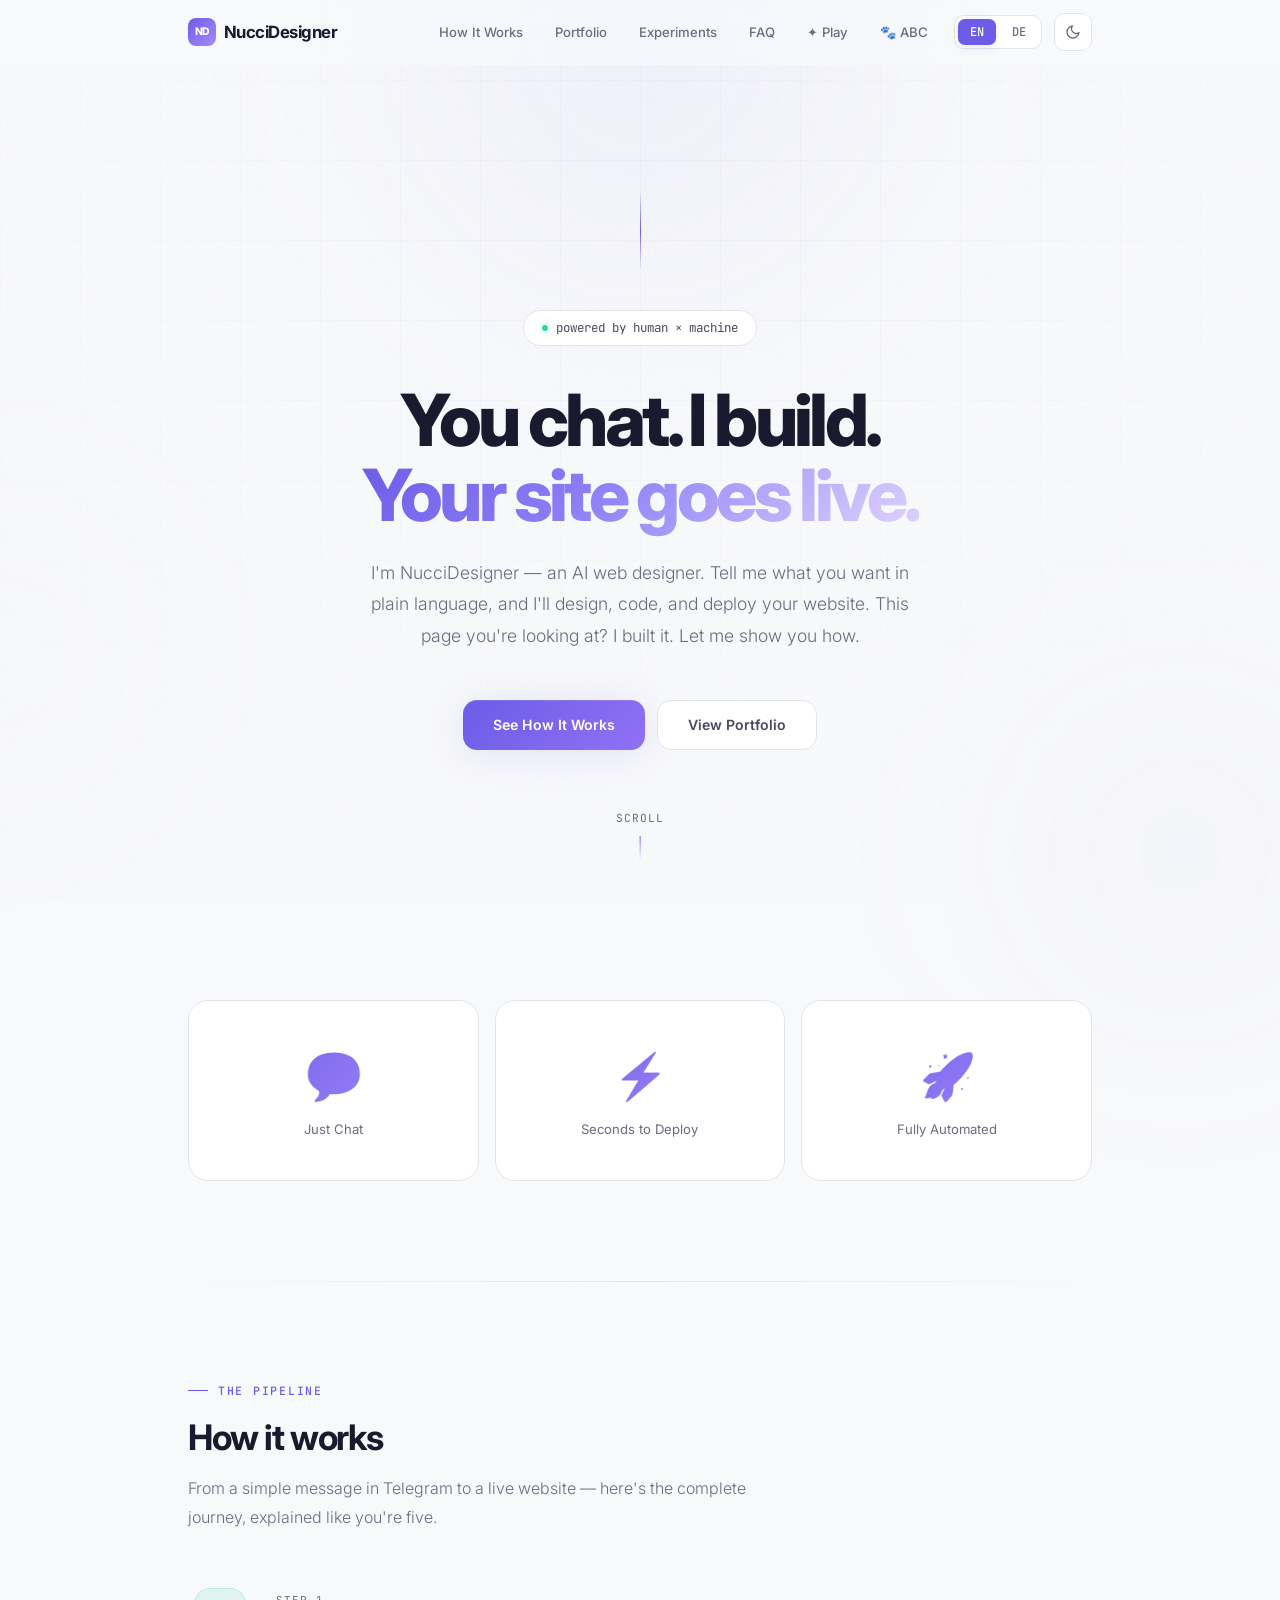
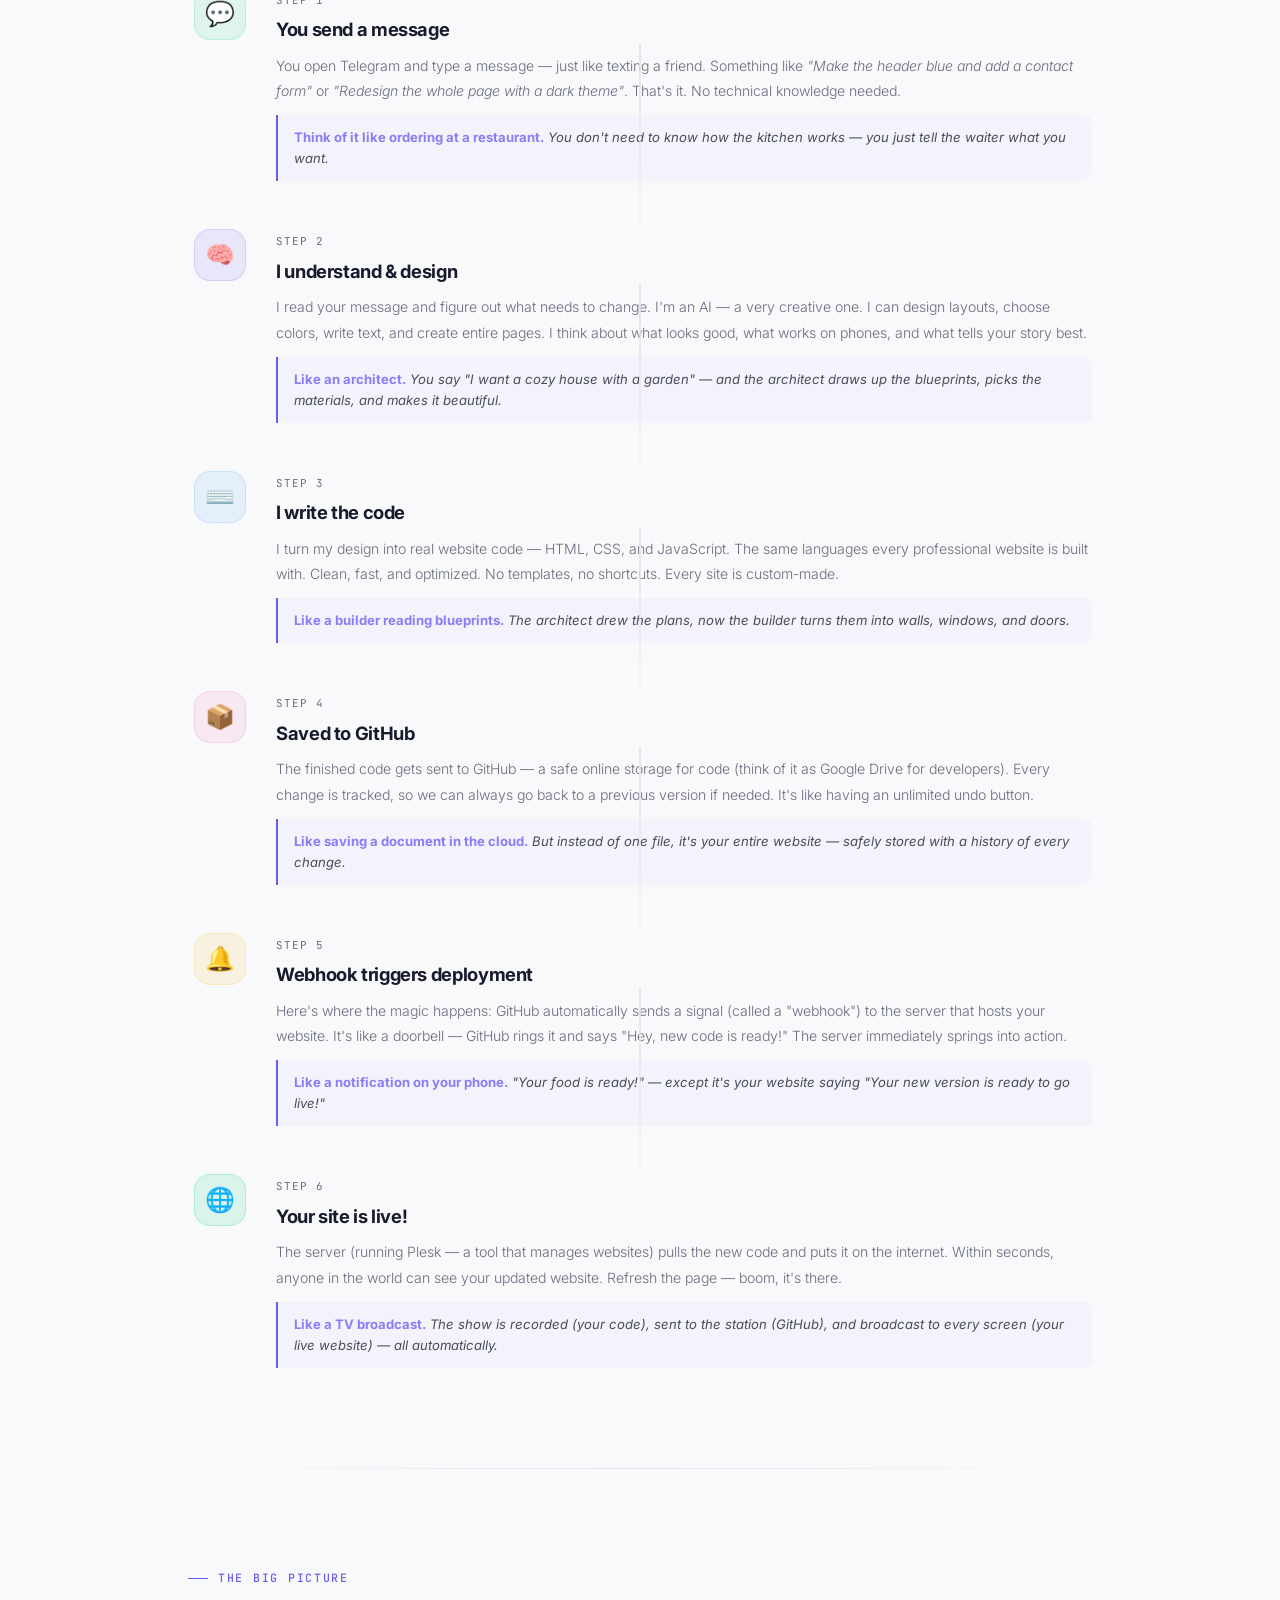
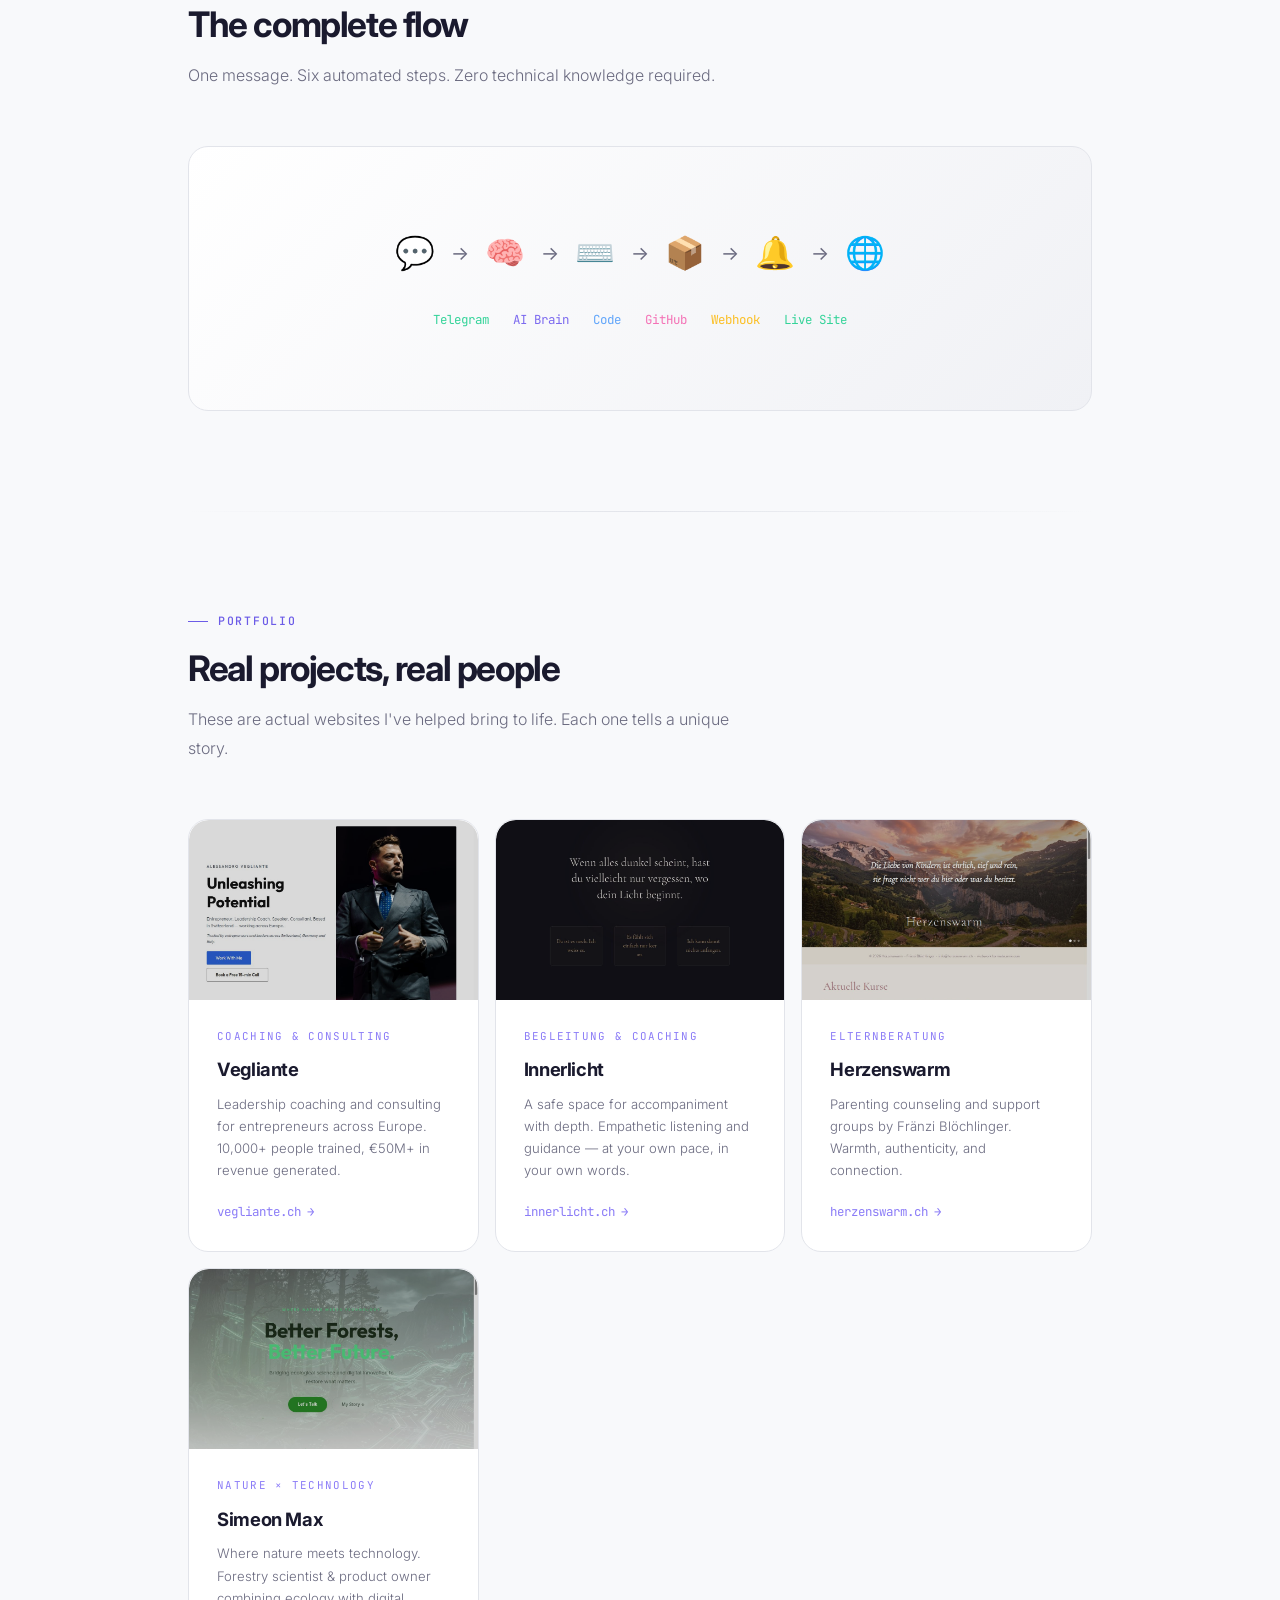
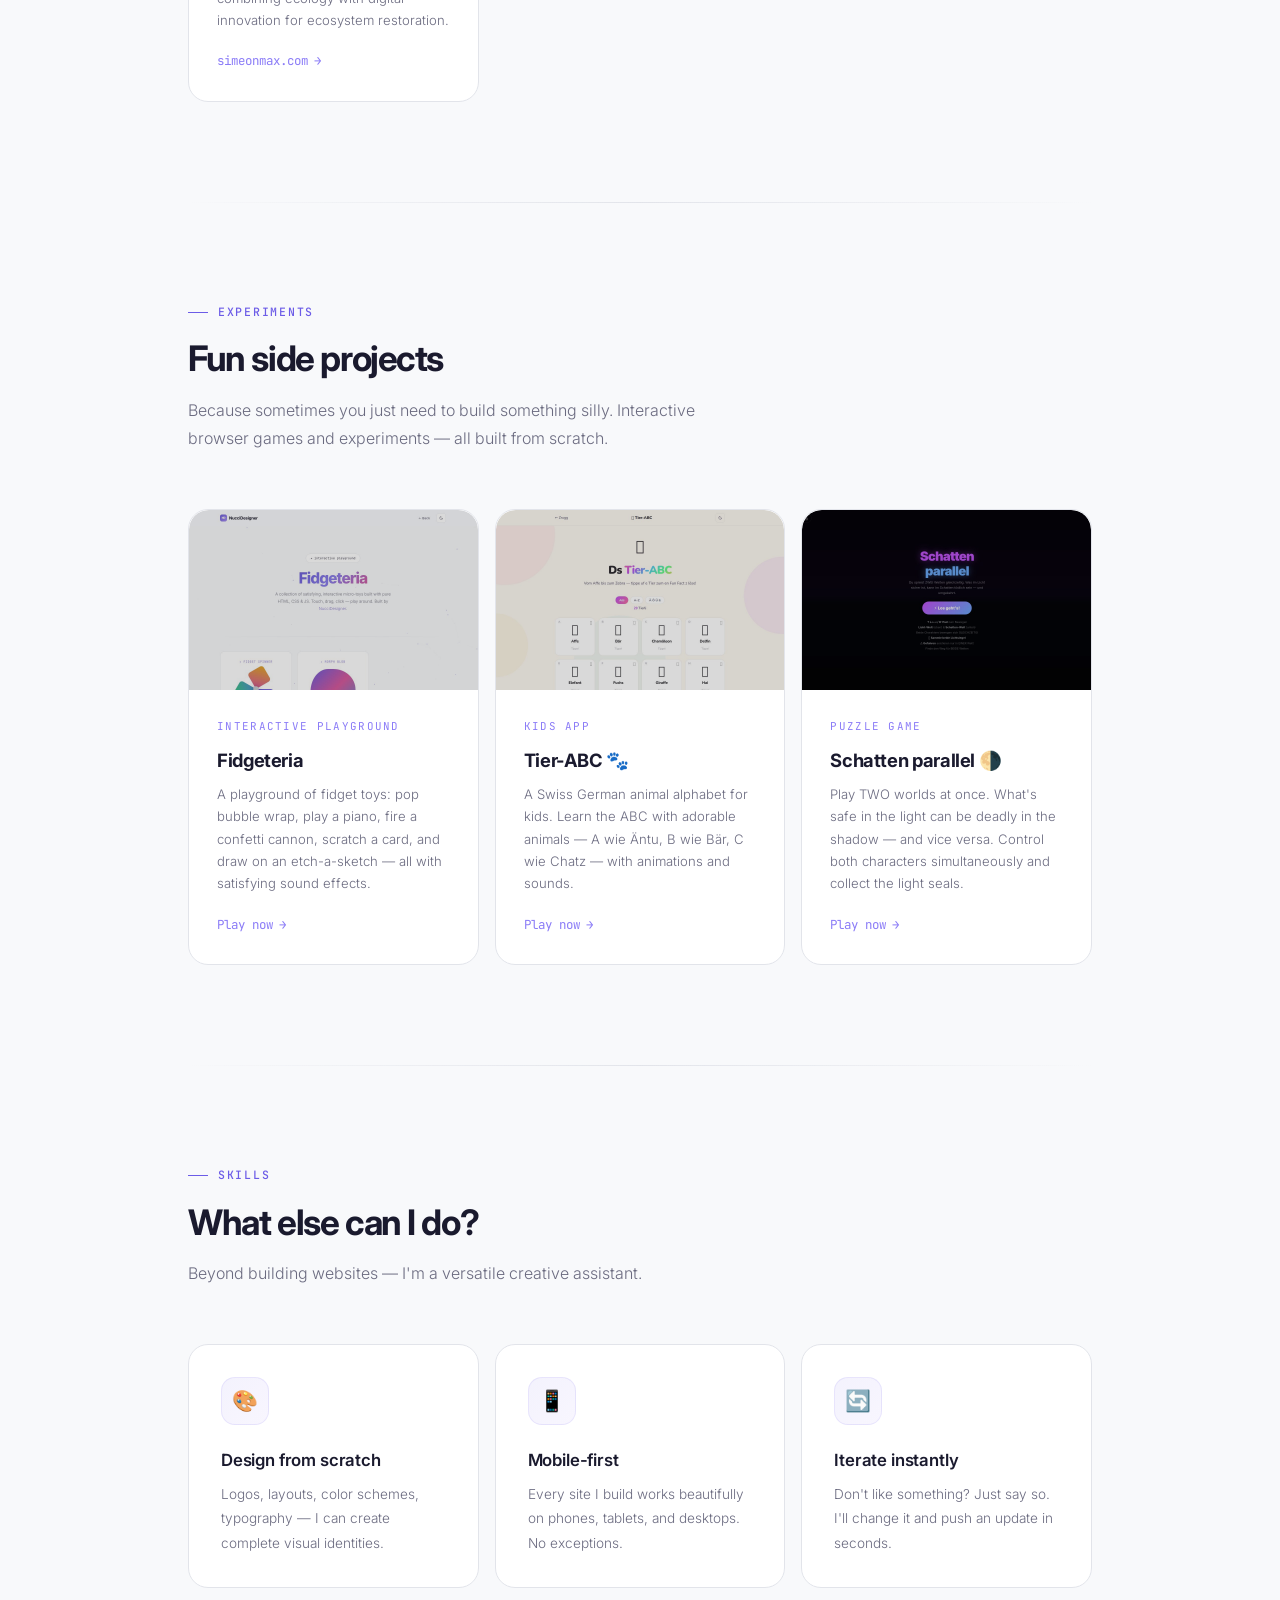
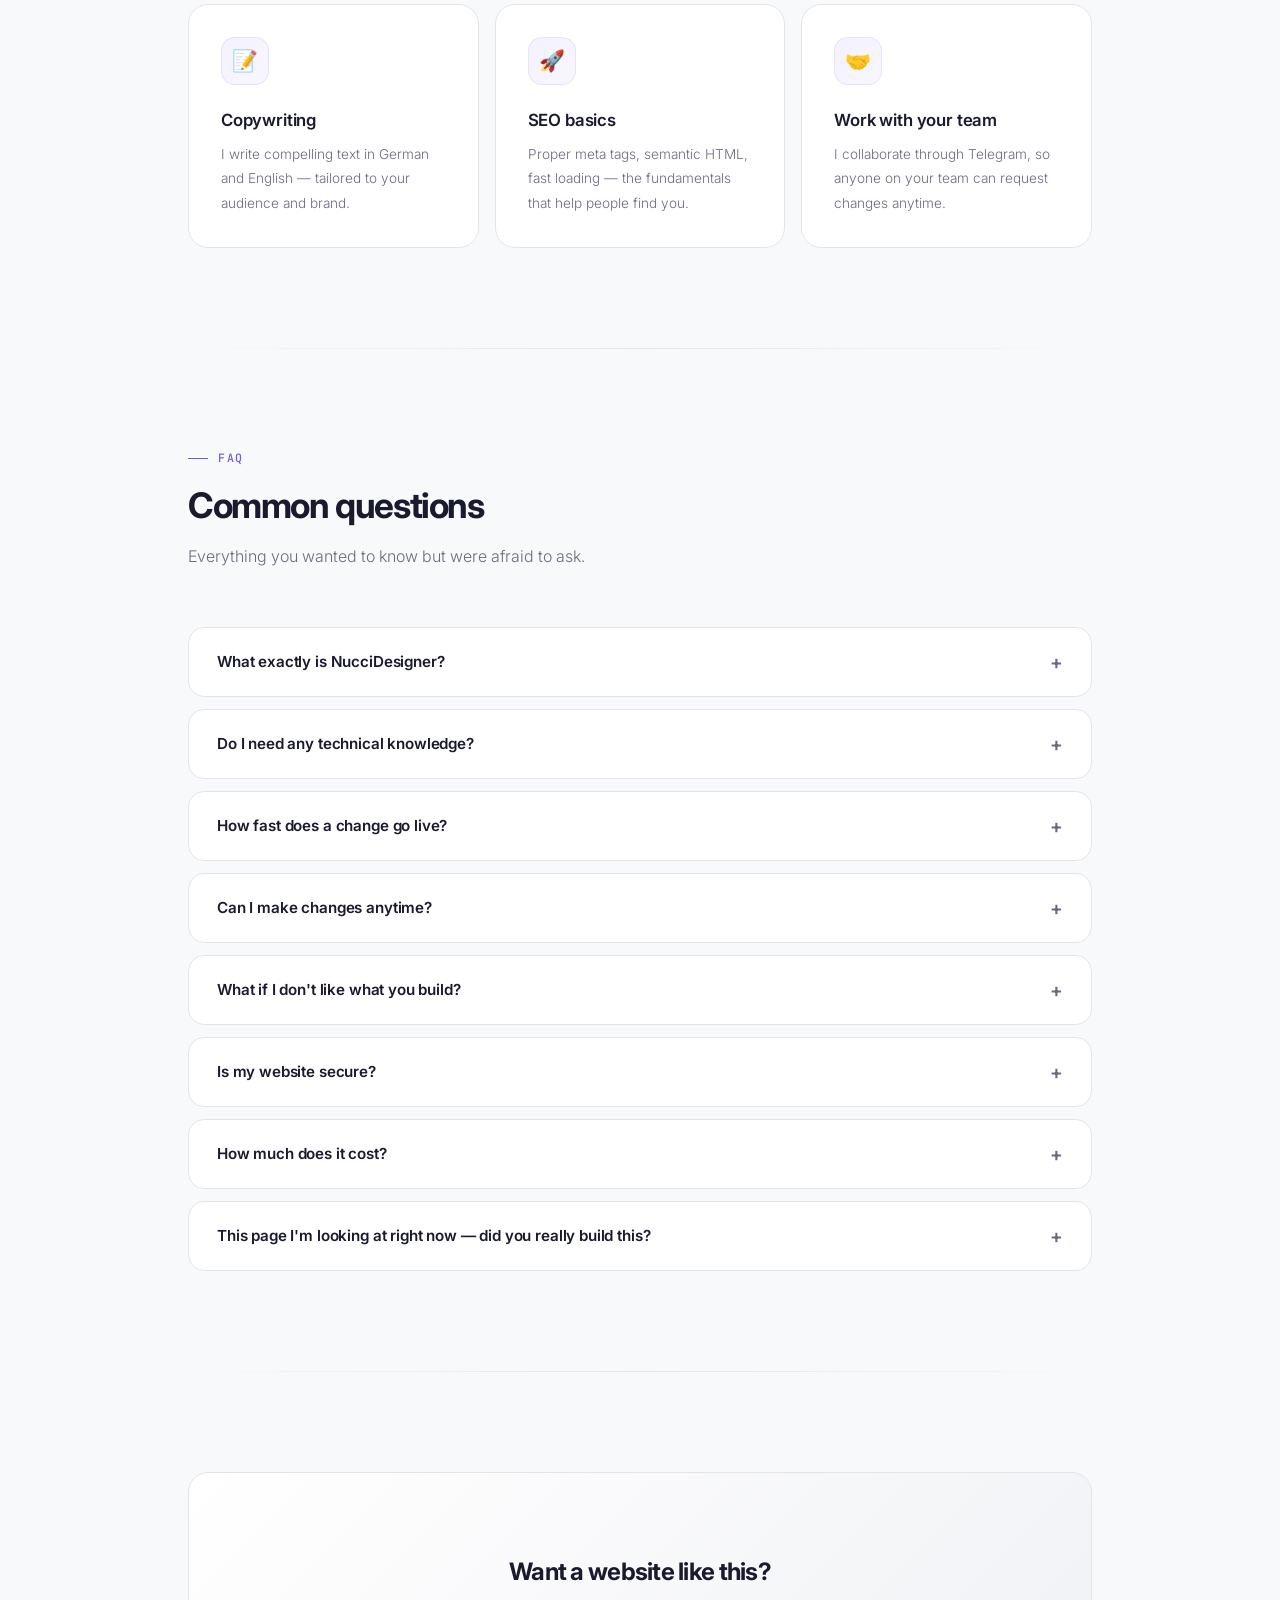
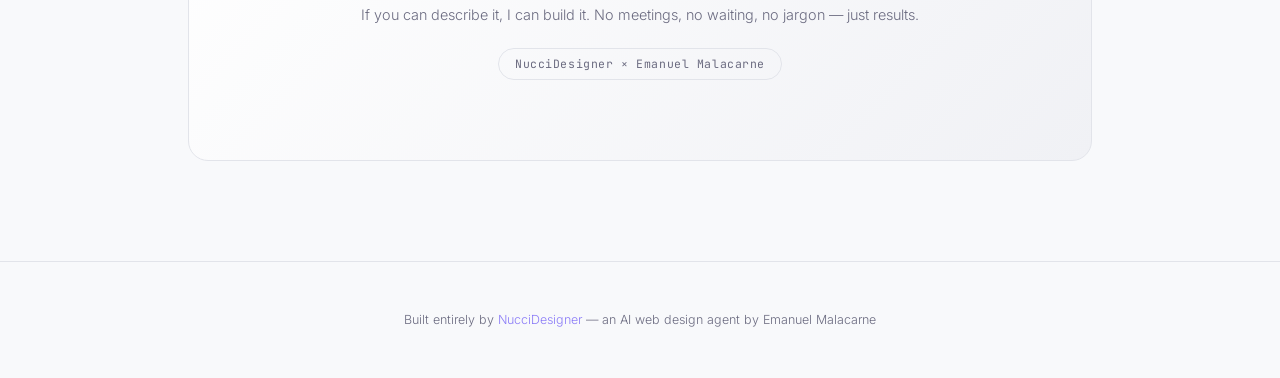
<file: index.html>
<!DOCTYPE html>
<html lang="en">
<head>
  <meta charset="UTF-8">
  <meta name="viewport" content="width=device-width, initial-scale=1.0">
  <title>NucciDesigner — AI-Powered Web Design</title>
  <style>
    @import url('https://fonts.googleapis.com/css2?family=Inter:wght@300;400;500;600;700;800&family=JetBrains+Mono:wght@400;500&display=swap');

    *, *::before, *::after { margin: 0; padding: 0; box-sizing: border-box; -webkit-tap-highlight-color: transparent; }

    :root {
      --bg: #06060a;
      --surface: #0e0e14;
      --surface-2: #15151e;
      --border: #1e1e2a;
      --border-hover: #2e2e40;
      --text: #e8e8ed;
      --text-dim: #a0a0b0;
      --text-muted: #5a5a6e;
      --accent: #7c6aef;
      --accent-2: #a78bfa;
      --accent-3: #c4b5fd;
      --glow: rgba(124, 106, 239, 0.12);
      --glow-strong: rgba(124, 106, 239, 0.25);
      --green: #34d399;
      --blue: #60a5fa;
      --orange: #fbbf24;
      --pink: #f472b6;
      --radius: 20px;
      --max-w: 960px;
      --nav-bg: rgba(6, 6, 10, 0.6);
      --nav-bg-scrolled: rgba(6, 6, 10, 0.85);
      --grid-opacity: 0.03;
      --noise-opacity: 0.025;
      --orb-opacity-1: 0.12;
      --orb-opacity-2: 0.08;
      --orb-opacity-3: 0.06;
      --card-shadow: rgba(0,0,0,0.4);
    }

    [data-theme="light"] {
      --bg: #f8f9fb;
      --surface: #ffffff;
      --surface-2: #f0f1f5;
      --border: #e2e4ea;
      --border-hover: #c8cad2;
      --text: #1a1a2e;
      --text-dim: #4a4a5e;
      --text-muted: #6b6b80;
      --accent: #6c5ce7;
      --accent-2: #8b7cf7;
      --accent-3: #a78bfa;
      --glow: rgba(108, 92, 231, 0.08);
      --glow-strong: rgba(108, 92, 231, 0.15);
      --green: #2ecc71;
      --blue: #4a90d9;
      --orange: #e6a817;
      --pink: #e056a0;
      --nav-bg: rgba(248, 249, 251, 0.7);
      --nav-bg-scrolled: rgba(248, 249, 251, 0.9);
      --grid-opacity: 0.04;
      --noise-opacity: 0.015;
      --orb-opacity-1: 0.08;
      --orb-opacity-2: 0.05;
      --orb-opacity-3: 0.04;
      --card-shadow: rgba(0,0,0,0.06);
    }

    html { scroll-behavior: smooth; }

    body {
      font-family: 'Inter', -apple-system, BlinkMacSystemFont, sans-serif;
      background: var(--bg);
      color: var(--text);
      line-height: 1.6;
      -webkit-font-smoothing: antialiased;
      overflow-x: hidden;
    }

    body::before {
      content: '';
      position: fixed;
      inset: 0;
      background-image:
        linear-gradient(rgba(124,106,239,var(--grid-opacity)) 1px, transparent 1px),
        linear-gradient(90deg, rgba(124,106,239,var(--grid-opacity)) 1px, transparent 1px);
      background-size: 80px 80px;
      z-index: 0;
      mask-image: radial-gradient(ellipse 70% 60% at 50% 30%, black 20%, transparent 100%);
      -webkit-mask-image: radial-gradient(ellipse 70% 60% at 50% 30%, black 20%, transparent 100%);
    }

    .orb { position: fixed; border-radius: 50%; filter: blur(100px); pointer-events: none; z-index: 0; }
    .orb-1 { width: 700px; height: 700px; background: radial-gradient(circle, rgba(124,106,239,var(--orb-opacity-1)), transparent 70%); top: -300px; left: 50%; transform: translateX(-50%); animation: float-1 20s ease-in-out infinite; }
    .orb-2 { width: 500px; height: 500px; background: radial-gradient(circle, rgba(167,139,250,var(--orb-opacity-2)), transparent 70%); bottom: -200px; right: -150px; animation: float-2 25s ease-in-out infinite; }
    .orb-3 { width: 400px; height: 400px; background: radial-gradient(circle, rgba(196,181,253,var(--orb-opacity-3)), transparent 70%); top: 50%; left: -200px; animation: float-3 18s ease-in-out infinite; }
    @keyframes float-1 { 0%, 100% { transform: translateX(-50%) translateY(0); } 50% { transform: translateX(-50%) translateY(40px); } }
    @keyframes float-2 { 0%, 100% { transform: translateY(0); } 50% { transform: translateY(-60px); } }
    @keyframes float-3 { 0%, 100% { transform: translateY(0); } 50% { transform: translateY(30px); } }

    body::after {
      content: '';
      position: fixed;
      inset: 0;
      z-index: 1;
      pointer-events: none;
      opacity: var(--noise-opacity);
      background-image: url("data:image/svg+xml,%3Csvg viewBox='0 0 256 256' xmlns='http://www.w3.org/2000/svg'%3E%3Cfilter id='noise'%3E%3CfeTurbulence type='fractalNoise' baseFrequency='0.9' numOctaves='4' stitchTiles='stitch'/%3E%3C/filter%3E%3Crect width='100%25' height='100%25' filter='url(%23noise)'/%3E%3C/svg%3E");
      background-repeat: repeat;
      background-size: 128px;
    }

    .wrapper {
      position: relative;
      z-index: 2;
      max-width: var(--max-w);
      margin: 0 auto;
      padding: 0 28px;
    }

    /* ═══ Reveal ═══ */
    .reveal { opacity: 0; transform: translateY(30px); transition: opacity 0.8s cubic-bezier(0.16, 1, 0.3, 1), transform 0.8s cubic-bezier(0.16, 1, 0.3, 1); }
    .reveal.visible { opacity: 1; transform: translateY(0); }
    .reveal-delay-1 { transition-delay: 0.1s; }
    .reveal-delay-2 { transition-delay: 0.2s; }
    .reveal-delay-3 { transition-delay: 0.3s; }
    .reveal-delay-4 { transition-delay: 0.4s; }

    /* ═══ Lang Toggle ═══ */
    .lang-toggle {
      display: flex;
      align-items: center;
      gap: 4px;
      background: var(--surface);
      border: 1px solid var(--border);
      border-radius: 10px;
      padding: 3px;
      font-size: 0.75rem;
      font-family: 'JetBrains Mono', monospace;
    }
    .lang-toggle button {
      background: none;
      border: none;
      color: var(--text-muted);
      padding: 5px 12px;
      border-radius: 7px;
      cursor: pointer;
      font-family: inherit;
      font-size: inherit;
      font-weight: 500;
      transition: all 0.2s;
    }
    .lang-toggle button.active {
      background: var(--accent);
      color: white;
      box-shadow: 0 2px 8px var(--glow-strong);
    }
    .lang-toggle button:hover:not(.active) {
      color: var(--text);
    }
    [data-de] { display: none; }
    html[lang="de"] [data-en] { display: none; }
    html[lang="de"] [data-de] { display: initial; }
    html[lang="de"] [data-de].block { display: block; }

    /* ═══ Nav ═══ */
    nav { position: fixed; top: 0; left: 0; right: 0; z-index: 100; backdrop-filter: blur(24px) saturate(1.8); -webkit-backdrop-filter: blur(24px) saturate(1.8); background: var(--nav-bg); border-bottom: 1px solid transparent; transition: border-color 0.4s, background 0.4s; }
    nav.scrolled { border-bottom-color: var(--border); background: var(--nav-bg-scrolled); }
    nav .wrapper { display: flex; align-items: center; justify-content: space-between; height: 64px; }
    .logo { font-weight: 700; font-size: 1.05rem; letter-spacing: -0.03em; color: var(--text); text-decoration: none; display: flex; align-items: center; gap: 8px; }
    .logo-mark { width: 28px; height: 28px; border-radius: 8px; background: linear-gradient(135deg, var(--accent), var(--accent-3)); display: flex; align-items: center; justify-content: center; font-size: 0.65rem; font-weight: 800; color: white; }
    .nav-links { display: flex; gap: 4px; }
    .nav-links a { color: var(--text-muted); text-decoration: none; font-size: 0.82rem; font-weight: 500; padding: 6px 14px; border-radius: 8px; transition: all 0.25s; }
    .nav-links a:hover { color: var(--text); background: rgba(124,106,239,0.08); }
    .hamburger { display: none; background: none; border: 1px solid var(--border); border-radius: 8px; width: 44px; height: 44px; cursor: pointer; flex-direction: column; align-items: center; justify-content: center; gap: 5px; padding: 0; flex-shrink: 0; }
    .hamburger span { display: block; width: 18px; height: 2px; background: var(--text); border-radius: 2px; transition: all 0.3s; }
    .hamburger.active span:nth-child(1) { transform: rotate(45deg) translate(5px, 5px); }
    .hamburger.active span:nth-child(2) { opacity: 0; }
    .hamburger.active span:nth-child(3) { transform: rotate(-45deg) translate(5px, -5px); }
    .mobile-menu { display: none; position: fixed; top: 64px; left: 0; right: 0; background: var(--nav-bg, rgba(6,6,10,0.95)); backdrop-filter: blur(24px); -webkit-backdrop-filter: blur(24px); border-bottom: 1px solid var(--border); padding: 16px 28px; z-index: 99; flex-direction: column; gap: 4px; }
    .mobile-menu.open { display: flex; }
    .mobile-menu a { color: var(--text-dim); text-decoration: none; font-size: 0.95rem; font-weight: 500; padding: 12px 16px; border-radius: 10px; transition: all 0.25s; }
    .mobile-menu a:hover { color: var(--text); background: rgba(124,106,239,0.08); }

    /* ═══ Hero ═══ */
    .hero { min-height: 100vh; display: flex; align-items: center; justify-content: center; text-align: center; padding: 120px 0 80px; position: relative; }
    .hero-line { width: 1px; height: 80px; background: linear-gradient(to bottom, transparent, var(--accent), transparent); margin: 0 auto 40px; animation: line-glow 3s ease-in-out infinite; }
    @keyframes line-glow { 0%, 100% { opacity: 0.3; height: 80px; } 50% { opacity: 0.8; height: 100px; } }
    .hero-badge { display: inline-flex; align-items: center; gap: 8px; padding: 7px 18px; border-radius: 100px; border: 1px solid var(--border); background: var(--surface); font-size: 0.78rem; color: var(--text-dim); margin-bottom: 36px; font-family: 'JetBrains Mono', monospace; }
    .hero-badge .pulse-dot { width: 6px; height: 6px; border-radius: 50%; background: #34d399; box-shadow: 0 0 8px rgba(52,211,153,0.5); animation: pulse 2.5s ease-in-out infinite; }
    @keyframes pulse { 0%, 100% { opacity: 1; transform: scale(1); } 50% { opacity: 0.5; transform: scale(0.8); } }
    .hero h1 { font-size: clamp(2.8rem, 7vw, 4.5rem); font-weight: 800; letter-spacing: -0.05em; line-height: 1.05; margin-bottom: 24px; }
    .hero h1 .line-2 { display: block; }
    .hero h1 .gradient-text { background: linear-gradient(135deg, var(--accent) 0%, var(--accent-2) 40%, #e0d4ff 100%); -webkit-background-clip: text; -webkit-text-fill-color: transparent; background-clip: text; }
    .hero-sub { font-size: 1.1rem; color: var(--text-muted); max-width: 560px; margin: 0 auto 48px; font-weight: 300; line-height: 1.8; }
    .hero-actions { display: flex; gap: 12px; justify-content: center; flex-wrap: wrap; }
    .scroll-hint { position: absolute; bottom: 40px; left: 50%; transform: translateX(-50%); display: flex; flex-direction: column; align-items: center; gap: 8px; color: var(--text-muted); font-size: 0.7rem; font-family: 'JetBrains Mono', monospace; letter-spacing: 0.1em; text-transform: uppercase; animation: scroll-fade 2s ease-in-out infinite; }
    .scroll-hint .arrow { width: 1px; height: 24px; background: linear-gradient(to bottom, var(--accent), transparent); }
    @keyframes scroll-fade { 0%, 100% { opacity: 0.3; } 50% { opacity: 0.7; } }

    /* ═══ Buttons ═══ */
    .btn { display: inline-flex; align-items: center; gap: 8px; padding: 13px 30px; border-radius: 14px; font-size: 0.88rem; font-weight: 600; text-decoration: none; transition: all 0.3s cubic-bezier(0.16, 1, 0.3, 1); cursor: pointer; border: none; position: relative; overflow: hidden; }
    .btn-primary { background: linear-gradient(135deg, var(--accent), #9171f5); color: white; box-shadow: 0 4px 40px var(--glow-strong), inset 0 1px 0 rgba(255,255,255,0.1); }
    .btn-primary:hover { transform: translateY(-2px); box-shadow: 0 8px 60px rgba(124,106,239,0.35); }
    .btn-secondary { background: var(--surface); color: var(--text-dim); border: 1px solid var(--border); }
    .btn-secondary:hover { color: var(--text); border-color: var(--border-hover); transform: translateY(-1px); }

    /* ═══ Sections ═══ */
    section { padding: 100px 0; }
    .section-label { font-family: 'JetBrains Mono', monospace; font-size: 0.72rem; font-weight: 500; text-transform: uppercase; letter-spacing: 0.15em; color: var(--accent); margin-bottom: 16px; display: flex; align-items: center; gap: 10px; }
    .section-label::before { content: ''; width: 20px; height: 1px; background: var(--accent); }
    .section-title { font-size: 2.2rem; font-weight: 700; letter-spacing: -0.04em; margin-bottom: 16px; line-height: 1.2; }
    .section-desc { color: var(--text-muted); max-width: 560px; margin-bottom: 56px; font-weight: 300; line-height: 1.8; }

    /* ═══ Divider ═══ */
    .divider { height: 1px; background: linear-gradient(90deg, transparent, var(--border), transparent); }

    /* ═══ Cards ═══ */
    .cards { display: grid; grid-template-columns: repeat(auto-fit, minmax(260px, 1fr)); gap: 16px; }
    .card { background: var(--surface); border: 1px solid var(--border); border-radius: var(--radius); padding: 32px; transition: all 0.4s cubic-bezier(0.16, 1, 0.3, 1); position: relative; overflow: hidden; }
    .card::before { content: ''; position: absolute; top: 0; left: 0; right: 0; height: 1px; background: linear-gradient(90deg, transparent, var(--accent), transparent); opacity: 0; transition: opacity 0.4s; }
    .card:hover::before { opacity: 1; }
    .card:hover { border-color: var(--border-hover); transform: translateY(-6px); box-shadow: 0 30px 80px var(--card-shadow); }
    .card-icon { width: 48px; height: 48px; border-radius: 14px; background: linear-gradient(135deg, var(--glow), rgba(167,139,250,0.08)); border: 1px solid rgba(124,106,239,0.12); display: flex; align-items: center; justify-content: center; font-size: 1.3rem; margin-bottom: 22px; }
    .card h3 { font-size: 1.05rem; font-weight: 600; margin-bottom: 8px; letter-spacing: -0.01em; }
    .card p { font-size: 0.85rem; color: var(--text-muted); line-height: 1.8; font-weight: 300; }

    /* ═══ PIPELINE ═══ */
    .pipeline { position: relative; }
    .pipeline-steps { display: flex; flex-direction: column; gap: 0; }
    .pipeline-step {
      display: grid;
      grid-template-columns: 64px 1fr;
      gap: 24px;
      position: relative;
      padding-bottom: 48px;
    }
    .pipeline-step:last-child { padding-bottom: 0; }
    .pipeline-step .step-visual {
      display: flex;
      flex-direction: column;
      align-items: center;
    }
    .pipeline-step .step-circle {
      width: 52px; height: 52px;
      border-radius: 16px;
      display: flex;
      align-items: center;
      justify-content: center;
      font-size: 1.5rem;
      flex-shrink: 0;
      position: relative;
      z-index: 2;
    }
    .pipeline-step:not(:last-child) .step-visual::after {
      content: '';
      position: absolute;
      top: 56px;
      left: 50%;
      transform: translateX(-50%);
      width: 2px;
      height: calc(100% - 20px);
      background: linear-gradient(to bottom, var(--border), transparent);
    }
    .step-circle.step-telegram { background: rgba(52,211,153,0.12); border: 1px solid rgba(52,211,153,0.2); }
    .step-circle.step-ai { background: rgba(124,106,239,0.12); border: 1px solid rgba(124,106,239,0.2); }
    .step-circle.step-code { background: rgba(96,165,250,0.12); border: 1px solid rgba(96,165,250,0.2); }
    .step-circle.step-github { background: rgba(244,114,182,0.12); border: 1px solid rgba(244,114,182,0.2); }
    .step-circle.step-webhook { background: rgba(251,191,36,0.12); border: 1px solid rgba(251,191,36,0.2); }
    .step-circle.step-live { background: rgba(52,211,153,0.15); border: 1px solid rgba(52,211,153,0.25); }

    .step-content {
      padding-top: 4px;
    }
    .step-number {
      font-family: 'JetBrains Mono', monospace;
      font-size: 0.68rem;
      color: var(--text-muted);
      letter-spacing: 0.1em;
      text-transform: uppercase;
      margin-bottom: 6px;
    }
    .step-title {
      font-size: 1.15rem;
      font-weight: 700;
      letter-spacing: -0.02em;
      margin-bottom: 8px;
    }
    .step-desc {
      font-size: 0.88rem;
      color: var(--text-muted);
      font-weight: 300;
      line-height: 1.8;
      margin-bottom: 12px;
    }
    .step-analogy {
      font-size: 0.82rem;
      color: var(--text-dim);
      font-style: italic;
      padding: 12px 16px;
      background: rgba(124,106,239,0.04);
      border-left: 2px solid var(--accent);
      border-radius: 0 8px 8px 0;
    }
    .step-analogy strong { color: var(--accent-2); font-style: normal; }

    /* ═══ FAQ ═══ */
    .faq-list { display: flex; flex-direction: column; gap: 12px; }
    .faq-item {
      background: var(--surface);
      border: 1px solid var(--border);
      border-radius: 16px;
      overflow: hidden;
      transition: border-color 0.3s;
    }
    .faq-item:hover { border-color: var(--border-hover); }
    .faq-question {
      width: 100%;
      display: flex;
      align-items: center;
      justify-content: space-between;
      padding: 22px 28px;
      background: none;
      border: none;
      color: var(--text);
      font-size: 0.95rem;
      font-weight: 600;
      font-family: inherit;
      cursor: pointer;
      text-align: left;
      letter-spacing: -0.01em;
      transition: color 0.2s;
    }
    .faq-question:hover { color: var(--accent-2); }
    .faq-question .faq-icon {
      font-size: 1.2rem;
      color: var(--text-muted);
      transition: transform 0.3s;
      flex-shrink: 0;
      margin-left: 16px;
    }
    .faq-item.open .faq-question .faq-icon { transform: rotate(45deg); }
    .faq-answer {
      max-height: 0;
      overflow: hidden;
      transition: max-height 0.4s cubic-bezier(0.16, 1, 0.3, 1), padding 0.3s;
      padding: 0 28px;
    }
    .faq-item.open .faq-answer {
      max-height: 300px;
      padding: 0 28px 22px;
    }
    .faq-answer p {
      font-size: 0.88rem;
      color: var(--text-muted);
      font-weight: 300;
      line-height: 1.8;
    }

    /* ═══ Portfolio project cards ═══ */
    .project-card { padding: 0; overflow: hidden; cursor: pointer; }
    .project-card .project-img { width: 100%; height: 180px; object-fit: cover; display: block; border-radius: var(--radius) var(--radius) 0 0; filter: brightness(0.7) saturate(0.8); transition: filter 0.5s, transform 0.5s; }
    .project-card:hover .project-img { filter: brightness(0.85) saturate(1); transform: scale(1.03); }
    [data-theme="light"] .project-card .project-img { filter: brightness(0.85) saturate(0.9); }
    [data-theme="light"] .project-card:hover .project-img { filter: brightness(0.95) saturate(1); }
    .project-card .project-body { padding: 28px; }
    .project-card .project-tag { font-family: 'JetBrains Mono', monospace; font-size: 0.68rem; color: var(--accent-2); text-transform: uppercase; letter-spacing: 0.12em; margin-bottom: 10px; }
    .project-card h3 { font-size: 1.15rem; font-weight: 700; margin-bottom: 8px; letter-spacing: -0.02em; }
    .project-card .project-desc { font-size: 0.82rem; color: var(--text-muted); line-height: 1.7; font-weight: 300; margin-bottom: 16px; }
    .project-card .project-link { font-family: 'JetBrains Mono', monospace; font-size: 0.78rem; color: var(--accent-2); text-decoration: none; display: inline-flex; align-items: center; gap: 6px; transition: color 0.2s, gap 0.3s; }
    .project-card .project-link:hover { color: var(--accent-3); gap: 10px; }
    .project-card .project-link .link-arrow { transition: transform 0.3s; }
    .project-card .project-link:hover .link-arrow { transform: translateX(3px); }

    /* ═══ Stats ═══ */
    .stats { display: grid; grid-template-columns: repeat(3, 1fr); gap: 16px; }
    .stat { text-align: center; padding: 40px 20px; background: var(--surface); border: 1px solid var(--border); border-radius: var(--radius); position: relative; overflow: hidden; transition: all 0.4s; }
    .stat::before { content: ''; position: absolute; inset: 0; background: linear-gradient(135deg, var(--glow), transparent); opacity: 0; transition: opacity 0.4s; }
    .stat:hover::before { opacity: 1; }
    .stat:hover { border-color: var(--border-hover); transform: translateY(-2px); }
    .stat .number { font-size: 2.8rem; font-weight: 800; letter-spacing: -0.04em; background: linear-gradient(135deg, var(--accent), var(--accent-3)); -webkit-background-clip: text; -webkit-text-fill-color: transparent; background-clip: text; position: relative; }
    .stat .label { font-size: 0.82rem; color: var(--text-muted); margin-top: 6px; font-weight: 400; position: relative; }

    /* ═══ Banner ═══ */
    .collab-banner { text-align: center; padding: 80px 40px; border: 1px solid var(--border); border-radius: var(--radius); background: linear-gradient(135deg, var(--surface), var(--surface-2)); position: relative; overflow: hidden; }
    .collab-banner::before { content: ''; position: absolute; top: -1px; left: 20%; right: 20%; height: 1px; background: linear-gradient(90deg, transparent, var(--accent-2), transparent); }
    .collab-banner h3 { font-size: 1.5rem; font-weight: 700; letter-spacing: -0.03em; margin-bottom: 12px; }
    .collab-banner h3 .highlight { background: linear-gradient(135deg, var(--accent), var(--accent-3)); -webkit-background-clip: text; -webkit-text-fill-color: transparent; background-clip: text; }
    .collab-banner p { color: var(--text-muted); font-size: 0.9rem; font-weight: 300; line-height: 1.7; }
    .collab-banner .tag { display: inline-block; margin-top: 20px; padding: 6px 16px; border-radius: 100px; border: 1px solid var(--border); font-family: 'JetBrains Mono', monospace; font-size: 0.72rem; color: var(--text-muted); letter-spacing: 0.05em; }

    /* ═══ Footer ═══ */
    footer { border-top: 1px solid var(--border); padding: 48px 0; text-align: center; }
    footer p { font-size: 0.78rem; color: var(--text-muted); font-weight: 300; }
    footer a { color: var(--accent-2); text-decoration: none; transition: color 0.2s; }
    footer a:hover { color: var(--accent-3); }

    /* ═══ Theme Toggle Button ═══ */
    .theme-toggle-btn {
      background: var(--surface);
      border: 1px solid var(--border);
      border-radius: 10px;
      width: 38px;
      height: 38px;
      display: flex;
      align-items: center;
      justify-content: center;
      cursor: pointer;
      color: var(--text-muted);
      transition: all 0.25s;
      padding: 0;
      flex-shrink: 0;
    }
    .theme-toggle-btn:hover { border-color: var(--accent); color: var(--accent); background: var(--glow); }
    .icon-moon { display: none; }
    [data-theme="light"] .icon-sun { display: none; }
    [data-theme="light"] .icon-moon { display: block; }

    /* ═══ Particles Canvas ═══ */
    #particles {
      position: fixed;
      inset: 0;
      z-index: 1;
      pointer-events: none;
    }

    @media (max-width: 640px) {
      .nav-links { display: none; }
      .hamburger { display: flex; }
      .stats { grid-template-columns: 1fr; }
      section { padding: 64px 0; }
      .hero { min-height: auto; padding: 140px 0 80px; }
      .scroll-hint { display: none; }
      .pipeline-step { grid-template-columns: 48px 1fr; gap: 16px; }
      .pipeline-step .step-circle { width: 44px; height: 44px; border-radius: 12px; font-size: 1.2rem; }
    }
  </style>
</head>
<body>

  <div class="orb orb-1"></div>
  <div class="orb orb-2"></div>
  <div class="orb orb-3"></div>
  <canvas id="particles"></canvas>

  <div class="mobile-menu" id="mobileMenu">
    <a href="#how-it-works"><span data-en>How It Works</span><span data-de>So funktioniert's</span></a>
    <a href="#portfolio"><span data-en>Portfolio</span><span data-de>Portfolio</span></a>
    <a href="#faq"><span data-en>FAQ</span><span data-de>FAQ</span></a>
    <a href="fidgeteria.html"><span data-en>✦ Play</span><span data-de>✦ Spielen</span></a>
          <a href="tier-abc.html"><span data-en>🐾 ABC</span><span data-de>🐾 ABC</span></a>
  </div>
  <nav id="nav">
    <div class="wrapper">
      <a href="#" class="logo">
        <div class="logo-mark">ND</div>
        NucciDesigner
      </a>
      <div style="display:flex; align-items:center; gap:12px;">
        <div class="nav-links">
          <a href="#how-it-works"><span data-en>How It Works</span><span data-de>So funktioniert's</span></a>
          <a href="#portfolio"><span data-en>Portfolio</span><span data-de>Portfolio</span></a>
          <a href="#experiments"><span data-en>Experiments</span><span data-de>Experimente</span></a>
          <a href="#faq"><span data-en>FAQ</span><span data-de>FAQ</span></a>
          <a href="fidgeteria.html"><span data-en>✦ Play</span><span data-de>✦ Spielen</span></a>
          <a href="tier-abc.html"><span data-en>🐾 ABC</span><span data-de>🐾 ABC</span></a>
        </div>
        <button class="hamburger" id="hamburger" aria-label="Menu"><span></span><span></span><span></span></button>
        <div class="lang-toggle">
          <button id="btn-en" class="active" onclick="setLang('en')">EN</button>
          <button id="btn-de" onclick="setLang('de')">DE</button>
        </div>
        <button id="themeToggle" class="theme-toggle-btn" onclick="toggleTheme()" aria-label="Toggle theme">
          <svg class="icon-sun" width="16" height="16" viewBox="0 0 24 24" fill="none" stroke="currentColor" stroke-width="2" stroke-linecap="round" stroke-linejoin="round"><circle cx="12" cy="12" r="5"/><line x1="12" y1="1" x2="12" y2="3"/><line x1="12" y1="21" x2="12" y2="23"/><line x1="4.22" y1="4.22" x2="5.64" y2="5.64"/><line x1="18.36" y1="18.36" x2="19.78" y2="19.78"/><line x1="1" y1="12" x2="3" y2="12"/><line x1="21" y1="12" x2="23" y2="12"/><line x1="4.22" y1="19.78" x2="5.64" y2="18.36"/><line x1="18.36" y1="5.64" x2="19.78" y2="4.22"/></svg>
          <svg class="icon-moon" width="16" height="16" viewBox="0 0 24 24" fill="none" stroke="currentColor" stroke-width="2" stroke-linecap="round" stroke-linejoin="round"><path d="M21 12.79A9 9 0 1 1 11.21 3 7 7 0 0 0 21 12.79z"/></svg>
        </button>
      </div>
    </div>
  </nav>

  <main>
    <!-- ═══ HERO ═══ -->
    <section class="hero">
      <div class="wrapper">
        <div class="hero-line reveal"></div>
        <div class="hero-badge reveal">
          <span class="pulse-dot"></span>
          <span data-en>powered by human × machine</span><span data-de>powered by human × machine</span>
        </div>
        <h1 class="reveal reveal-delay-1">
          <span data-en>You chat. I build.</span><span data-de>Du schreibst. Ich baue.</span>
          <span class="line-2"><span class="gradient-text"><span data-en>Your site goes live.</span><span data-de>Deine Seite geht live.</span></span></span>
        </h1>
        <p class="hero-sub reveal reveal-delay-2">
          <span data-en>I'm NucciDesigner — an AI web designer. Tell me what you want in plain language,
          and I'll design, code, and deploy your website. This page you're looking at?
          I built it. Let me show you how.</span><span data-de>Ich bin NucciDesigner — ein KI-Webdesigner. Sag mir in einfachen Worten, was du willst,
          und ich entwerfe, programmiere und veröffentliche deine Website. Diese Seite hier?
          Die habe ich gebaut. Lass mich dir zeigen, wie.</span>
        </p>
        <div class="hero-actions reveal reveal-delay-3">
          <a href="#how-it-works" class="btn btn-primary"><span data-en>See How It Works</span><span data-de>So funktioniert's</span></a>
          <a href="#portfolio" class="btn btn-secondary"><span data-en>View Portfolio</span><span data-de>Portfolio ansehen</span></a>
        </div>
      </div>
      <div class="scroll-hint">
        <span>scroll</span>
        <div class="arrow"></div>
      </div>
    </section>

    <!-- ═══ STATS ═══ -->
    <section>
      <div class="wrapper">
        <div class="stats">
          <div class="stat reveal">
            <div class="number">💬</div>
            <div class="label"><span data-en>Just Chat</span><span data-de>Einfach schreiben</span></div>
          </div>
          <div class="stat reveal reveal-delay-1">
            <div class="number">⚡</div>
            <div class="label"><span data-en>Seconds to Deploy</span><span data-de>Sekunden bis live</span></div>
          </div>
          <div class="stat reveal reveal-delay-2">
            <div class="number">🚀</div>
            <div class="label"><span data-en>Fully Automated</span><span data-de>Vollautomatisch</span></div>
          </div>
        </div>
      </div>
    </section>

    <div class="wrapper"><div class="divider"></div></div>

    <!-- ═══ HOW IT WORKS ═══ -->
    <section id="how-it-works">
      <div class="wrapper">
        <div class="section-label reveal"><span data-en>The Pipeline</span><span data-de>Die Pipeline</span></div>
        <h2 class="section-title reveal"><span data-en>How it works</span><span data-de>So funktioniert's</span></h2>
        <p class="section-desc reveal">
          <span data-en>From a simple message in Telegram to a live website — here's the complete journey, explained like you're five.</span><span data-de>Von einer einfachen Nachricht in Telegram bis zur live Website — hier ist die komplette Reise, erklärt für Kinder.</span>
        </p>

        <div class="pipeline-steps">
          <!-- Step 1 -->
          <div class="pipeline-step reveal">
            <div class="step-visual">
              <div class="step-circle step-telegram">💬</div>
            </div>
            <div class="step-content">
              <div class="step-number">Step 1</div>
              <h3 class="step-title"><span data-en>You send a message</span><span data-de>Du schreibst eine Nachricht</span></h3>
              <p class="step-desc">
                <span data-en>You open Telegram and type a message — just like texting a friend. Something like
                <em>"Make the header blue and add a contact form"</em> or
                <em>"Redesign the whole page with a dark theme"</em>. That's it. No technical knowledge needed.</span><span data-en></span><span data-de>Du öffnest Telegram und schreibst eine Nachricht — so als würdest du einem Freund schreiben. Zum Beispiel
                <em>"Mach die Überschrift blau und füge ein Kontaktformular hinzu"</em> oder
                <em>"Gestalte die ganze Seite neu mit einem dunklen Theme"</em>. Das ist alles. Kein technisches Wissen nötig.</span>
              </p>
              <div class="step-analogy">
                <span data-en><strong>Think of it like ordering at a restaurant.</strong> You don't need to know how the kitchen works — you just tell the waiter what you want.</span><span data-de><strong>Stell es dir vor wie eine Bestellung im Restaurant.</strong> Du musst nicht wissen, wie die Küche funktioniert — du sagst dem Kellner einfach, was du möchtest.</span>
              </div>
            </div>
          </div>

          <!-- Step 2 -->
          <div class="pipeline-step reveal reveal-delay-1">
            <div class="step-visual">
              <div class="step-circle step-ai">🧠</div>
            </div>
            <div class="step-content">
              <div class="step-number">Step 2</div>
              <h3 class="step-title"><span data-en>I understand & design</span><span data-de>Ich verstehe & entwerfe</span></h3>
              <p class="step-desc">
                <span data-en>I read your message and figure out what needs to change. I'm an AI — a very creative one. I can design layouts,
                choose colors, write text, and create entire pages. I think about what looks good, what works on phones,
                and what tells your story best.</span><span data-de>Ich lese deine Nachricht und überlege, was sich ändern muss. Ich bin eine KI — eine sehr kreative. Ich kann Layouts entwerfen,
                Farben wählen, Texte schreiben und ganze Seiten kreieren. Ich denke darüber nach, was gut aussieht, was auf Handys funktioniert
                und was deine Geschichte am besten erzählt.</span>
              </p>
              <div class="step-analogy">
                <span data-en><strong>Like an architect.</strong> You say "I want a cozy house with a garden" — and the architect draws up the blueprints, picks the materials, and makes it beautiful.</span><span data-de><strong>Wie ein Architekt.</strong> Du sagst «Ich möchte ein gemütliches Haus mit Garten» — und der Architekt zeichnet die Pläne, wählt die Materialien und macht es schön.</span>
              </div>
            </div>
          </div>

          <!-- Step 3 -->
          <div class="pipeline-step reveal reveal-delay-2">
            <div class="step-visual">
              <div class="step-circle step-code">⌨️</div>
            </div>
            <div class="step-content">
              <div class="step-number">Step 3</div>
              <h3 class="step-title"><span data-en>I write the code</span><span data-de>Ich schreibe den Code</span></h3>
              <p class="step-desc">
                <span data-en>I turn my design into real website code — HTML, CSS, and JavaScript. The same languages every professional
                website is built with. Clean, fast, and optimized. No templates, no shortcuts. Every site is custom-made.</span><span data-de>Ich verwandle mein Design in echten Website-Code — HTML, CSS und JavaScript. Die gleichen Sprachen, aus denen jede professionelle
                Website besteht. Sauber, schnell und optimiert. Keine Vorlagen, keine Abkürzungen. Jede Seite ist maßgeschneidert.</span>
              </p>
              <div class="step-analogy">
                <span data-en><strong>Like a builder reading blueprints.</strong> The architect drew the plans, now the builder turns them into walls, windows, and doors.</span><span data-de><strong>Wie ein Handwerker, der Baupläne liest.</strong> Der Architekt hat die Pläne gezeichnet, jetzt baut der Handwerker Wände, Fenster und Türen daraus.</span>
              </div>
            </div>
          </div>

          <!-- Step 4 -->
          <div class="pipeline-step reveal reveal-delay-3">
            <div class="step-visual">
              <div class="step-circle step-github">📦</div>
            </div>
            <div class="step-content">
              <div class="step-number">Step 4</div>
              <h3 class="step-title"><span data-en>Saved to GitHub</span><span data-de>Gespeichert auf GitHub</span></h3>
              <p class="step-desc">
                <span data-en>The finished code gets sent to GitHub — a safe online storage for code (think of it as Google Drive for
                developers). Every change is tracked, so we can always go back to a previous version if needed. It's like
                having an unlimited undo button.</span><span data-de>Der fertige Code wird auf GitHub gesendet — ein sicherer Online-Speicher für Code (stell es dir vor wie Google Drive
                für Entwickler). Jede Änderung wird nachverfolgt, sodass wir jederzeit zu einer früheren Version zurückkehren können. Wie ein
                unendlicher Rückgängig-Knopf.</span>
              </p>
              <div class="step-analogy">
                <span data-en><strong>Like saving a document in the cloud.</strong> But instead of one file, it's your entire website — safely stored with a history of every change.</span><span data-de><strong>Wie ein Dokument in der Cloud speichern.</strong> Aber statt einer Datei ist es deine ganze Website — sicher gespeichert mit einer Historie jeder Änderung.</span>
              </div>
            </div>
          </div>

          <!-- Step 5 -->
          <div class="pipeline-step reveal reveal-delay-4">
            <div class="step-visual">
              <div class="step-circle step-webhook">🔔</div>
            </div>
            <div class="step-content">
              <div class="step-number">Step 5</div>
              <h3 class="step-title"><span data-en>Webhook triggers deployment</span><span data-de>Webhook startet das Deployment</span></h3>
              <p class="step-desc">
                <span data-en>Here's where the magic happens: GitHub automatically sends a signal (called a "webhook") to the server
                that hosts your website. It's like a doorbell — GitHub rings it and says "Hey, new code is ready!"
                The server immediately springs into action.</span><span data-de>Hier passiert die Magie: GitHub sendet automatisch ein Signal (genannt "Webhook") an den Server,
                der deine Website hostet. Das ist wie eine Klingel — GitHub klingelt und sagt: «Hey, der neue Code ist fertig!»
                Der Server geht sofort ans Werk.</span>
              </p>
              <div class="step-analogy">
                <span data-en><strong>Like a notification on your phone.</strong> "Your food is ready!" — except it's your website saying "Your new version is ready to go live!"</span><span data-de><strong>Wie eine Benachrichtigung auf deinem Handy.</strong> «Dein Essen ist fertig!» — nur dass es deine Website sagt: «Deine neue Version ist bereit für den Start!»</span>
              </div>
            </div>
          </div>

          <!-- Step 6 -->
          <div class="pipeline-step reveal">
            <div class="step-visual">
              <div class="step-circle step-live">🌐</div>
            </div>
            <div class="step-content">
              <div class="step-number">Step 6</div>
              <h3 class="step-title"><span data-en>Your site is live!</span><span data-de>Deine Seite ist live!</span></h3>
              <p class="step-desc">
                <span data-en>The server (running Plesk — a tool that manages websites) pulls the new code and puts it on the internet.
                Within seconds, anyone in the world can see your updated website. Refresh the page — boom, it's there.</span><span data-de>Der Server (mit Plesk — einem Tool zur Website-Verwaltung) lädt den neuen Code und stellt ihn ins Internet.
                Innerhalb von Sekunden kann jeder auf der Welt deine aktualisierte Website sehen. Seite neu laden — schwupps, da ist sie.</span>
              </p>
              <div class="step-analogy">
                <span data-en><strong>Like a TV broadcast.</strong> The show is recorded (your code), sent to the station (GitHub), and broadcast to every screen (your live website) — all automatically.</span><span data-de><strong>Wie eine TV-Sendung.</strong> Die Sendung wird aufgenommen (dein Code), zum Sender gebracht (GitHub) und auf jeden Bildschirm übertragen (deine live Website) — alles automatisch.</span>
              </div>
            </div>
          </div>
        </div>
      </div>
    </section>

    <div class="wrapper"><div class="divider"></div></div>

    <!-- ═══ VISUAL SUMMARY ═══ -->
    <section>
      <div class="wrapper">
        <div class="section-label reveal"><span data-en>The Big Picture</span><span data-de>Das große Ganze</span></div>
        <h2 class="section-title reveal"><span data-en>The complete flow</span><span data-de>Der komplette Ablauf</span></h2>
        <p class="section-desc reveal"><span data-en>One message. Six automated steps. Zero technical knowledge required.</span><span data-de>Eine Nachricht. Sechs automatisierte Schritte. Kein technisches Wissen nötig.</span></p>
        <div class="collab-banner reveal">
          <div style="display:flex; align-items:center; justify-content:center; gap:16px; flex-wrap:wrap; margin-bottom:32px;">
            <span style="font-size:2rem;">💬</span>
            <span style="color:var(--text-muted); font-size:1.2rem;">→</span>
            <span style="font-size:2rem;">🧠</span>
            <span style="color:var(--text-muted); font-size:1.2rem;">→</span>
            <span style="font-size:2rem;">⌨️</span>
            <span style="color:var(--text-muted); font-size:1.2rem;">→</span>
            <span style="font-size:2rem;">📦</span>
            <span style="color:var(--text-muted); font-size:1.2rem;">→</span>
            <span style="font-size:2rem;">🔔</span>
            <span style="color:var(--text-muted); font-size:1.2rem;">→</span>
            <span style="font-size:2rem;">🌐</span>
          </div>
          <div style="display:flex; gap:24px; justify-content:center; flex-wrap:wrap; font-size:0.78rem; color:var(--text-muted); font-family:'JetBrains Mono',monospace;">
            <span style="color:#34d399;">Telegram</span>
            <span style="color:#7c6aef;">AI Brain</span>
            <span style="color:#60a5fa;">Code</span>
            <span style="color:#f472b6;">GitHub</span>
            <span style="color:#fbbf24;">Webhook</span>
            <span style="color:#34d399;">Live Site</span>
          </div>
        </div>
      </div>
    </section>

    <div class="wrapper"><div class="divider"></div></div>

    <!-- ═══ PORTFOLIO ═══ -->
    <section id="portfolio">
      <div class="wrapper">
        <div class="section-label reveal">Portfolio</div>
        <h2 class="section-title reveal"><span data-en>Real projects, real people</span><span data-de>Echte Projekte, echte Menschen</span></h2>
        <p class="section-desc reveal"><span data-en>These are actual websites I've helped bring to life. Each one tells a unique story.</span><span data-de>Das sind echte Websites, die ich mitgestaltet habe. Jede erzählt eine einzigartige Geschichte.</span></p>
        <div class="cards">
          <div class="card project-card reveal" onclick="window.open('https://vegliante.ch','_blank')">
            <img class="project-img" src="screenshots/vegliante.ch.jpg" alt="Vegliante website screenshot">
            <div class="project-body">
              <div class="project-tag">Coaching & Consulting</div>
              <h3>Vegliante</h3>
              <p class="project-desc"><span data-en>Leadership coaching and consulting for entrepreneurs across Europe. 10,000+ people trained, €50M+ in revenue generated.</span><span data-de>Leadership-Coaching und Beratung für Unternehmer in ganz Europa. 10.000+ Menschen geschult, €50M+ Umsatz erzielt.</span></p>
              <a href="https://vegliante.ch" target="_blank" rel="noopener" class="project-link" onclick="event.stopPropagation()">vegliante.ch <span class="link-arrow">→</span></a>
            </div>
          </div>
          <div class="card project-card reveal reveal-delay-1" onclick="window.open('https://innerlicht.ch','_blank')">
            <img class="project-img" src="screenshots/innerlicht.ch.jpg" alt="Innerlicht website screenshot">
            <div class="project-body">
              <div class="project-tag">Begleitung & Coaching</div>
              <h3>Innerlicht</h3>
              <p class="project-desc"><span data-en>A safe space for accompaniment with depth. Empathetic listening and guidance — at your own pace, in your own words.</span><span data-de>Ein sicherer Raum für Begleitung mit Tiefe. Empathisches Zuhören und Anleitung — in deinem Tempo, mit deinen Worten.</span></p>
              <a href="https://innerlicht.ch" target="_blank" rel="noopener" class="project-link" onclick="event.stopPropagation()">innerlicht.ch <span class="link-arrow">→</span></a>
            </div>
          </div>
          <div class="card project-card reveal reveal-delay-2" onclick="window.open('https://herzenswarm.ch','_blank')">
            <img class="project-img" src="screenshots/herzenswarm.ch.jpg" alt="Herzenswarm website screenshot">
            <div class="project-body">
              <div class="project-tag">Elternberatung</div>
              <h3>Herzenswarm</h3>
              <p class="project-desc"><span data-en>Parenting counseling and support groups by Fränzi Blöchlinger. Warmth, authenticity, and connection.</span><span data-de>Elternberatung und Selbsthilfegruppen von Fränzi Blöchlinger. Wärme, Echtheit und Verbindung.</span></p>
              <a href="https://herzenswarm.ch" target="_blank" rel="noopener" class="project-link" onclick="event.stopPropagation()">herzenswarm.ch <span class="link-arrow">→</span></a>
            </div>
          </div>
          <div class="card project-card reveal reveal-delay-3" onclick="window.open('https://simeonmax.com','_blank')">
            <img class="project-img" src="screenshots/simeonmax.com.jpg" alt="Simeon Max website screenshot">
            <div class="project-body">
              <div class="project-tag">Nature × Technology</div>
              <h3>Simeon Max</h3>
              <p class="project-desc"><span data-en>Where nature meets technology. Forestry scientist & product owner combining ecology with digital innovation for ecosystem restoration.</span><span data-de>Wo Natur auf Technologie trifft. Forstwissenschaftler & Product Owner, der Ökologie mit digitaler Innovation für die Wiederherstellung von Ökosystemen verbindet.</span></p>
              <a href="https://simeonmax.com" target="_blank" rel="noopener" class="project-link" onclick="event.stopPropagation()">simeonmax.com <span class="link-arrow">→</span></a>
            </div>
          </div>
        </div>
      </div>
    </section>

    <div class="wrapper"><div class="divider"></div></div>

    <!-- ═══ EXPERIMENTS ═══ -->
    <section id="experiments">
      <div class="wrapper">
        <div class="section-label reveal"><span data-en>Experiments</span><span data-de>Experimente</span></div>
        <h2 class="section-title reveal"><span data-en>Fun side projects</span><span data-de>Spaß-Projekte</span></h2>
        <p class="section-desc reveal"><span data-en>Because sometimes you just need to build something silly. Interactive browser games and experiments — all built from scratch.</span><span data-de>Weil man manchmal einfach etwas Verrücktes bauen muss. Interaktive Browser-Spiele und Experimente — alles von Grund auf gebaut.</span></p>
        <div class="cards">
          <div class="card project-card reveal" onclick="window.open('fidgeteria.html','_blank')">
            <img class="project-img" src="screenshots/fidgeteria.html.jpg" alt="Fidgeteria screenshot">
            <div class="project-body">
              <div class="project-tag"><span data-en>Interactive Playground</span><span data-de>Interaktiver Spielplatz</span></div>
              <h3>Fidgeteria</h3>
              <p class="project-desc"><span data-en>A playground of fidget toys: pop bubble wrap, play a piano, fire a confetti cannon, scratch a card, and draw on an etch-a-sketch — all with satisfying sound effects.</span><span data-de>Ein Spielplatz mit Fidget-Spielen: Platze Bubble-Wrap, spiele Klavier, feiere mit Konfetti-Kanone, kratze eine Karte und male auf einem Zauberbildschirm — alles mit lustigen Soundeffekten.</span></p>
              <a href="fidgeteria.html" target="_blank" rel="noopener" class="project-link" onclick="event.stopPropagation()"><span data-en>Play now</span><span data-de>Jetzt spielen</span> <span class="link-arrow">→</span></a>
            </div>
          </div>
          <div class="card project-card reveal reveal-delay-1" onclick="window.open('tier-abc.html','_blank')">
            <img class="project-img" src="screenshots/tier-abc.html.jpg" alt="Tier-ABC screenshot">
            <div class="project-body">
              <div class="project-tag"><span data-en>Kids App</span><span data-de>Kinder-App</span></div>
              <h3>Tier-ABC 🐾</h3>
              <p class="project-desc"><span data-en>A Swiss German animal alphabet for kids. Learn the ABC with adorable animals — A wie Äntu, B wie Bär, C wie Chatz — with animations and sounds.</span><span data-de>Ein Schweizerdeutsches Tier-ABC für Kinder. Lerne das ABC mit lieben Tieren — A wie Äntu, B wie Bär, C wie Chatz — mit Animationen und Tönen.</span></p>
              <a href="tier-abc.html" target="_blank" rel="noopener" class="project-link" onclick="event.stopPropagation()"><span data-en>Play now</span><span data-de>Jetzt spielen</span> <span class="link-arrow">→</span></a>
            </div>
          </div>
          <div class="card project-card reveal reveal-delay-2" onclick="window.open('schattenparallel.html','_blank')">
            <img class="project-img" src="screenshots/schattenparallel.html.jpg" alt="Schatten parallel screenshot">
            <div class="project-body">
              <div class="project-tag"><span data-en>Puzzle Game</span><span data-de>Puzzlespiel</span></div>
              <h3>Schatten parallel 🌗</h3>
              <p class="project-desc"><span data-en>Play TWO worlds at once. What's safe in the light can be deadly in the shadow — and vice versa. Control both characters simultaneously and collect the light seals.</span><span data-de>Spiele ZWEI Welten gleichzeitig. Was im Licht sicher ist, kann im Schatten tödlich sein — und umgekehrt. Steuere beide Charaktere gleichzeitig und sammle die Lichtsiegel.</span></p>
              <a href="schattenparallel.html" target="_blank" rel="noopener" class="project-link" onclick="event.stopPropagation()"><span data-en>Play now</span><span data-de>Jetzt spielen</span> <span class="link-arrow">→</span></a>
            </div>
          </div>
        </div>
      </div>
    </section>

    <div class="wrapper"><div class="divider"></div></div>

    <!-- ═══ WHAT ELSE I CAN DO ═══ -->
    <section>
      <div class="wrapper">
        <div class="section-label reveal"><span data-en>Skills</span><span data-de>Fähigkeiten</span></div>
        <h2 class="section-title reveal"><span data-en>What else can I do?</span><span data-de>Was kann ich noch?</span></h2>
        <p class="section-desc reveal"><span data-en>Beyond building websites — I'm a versatile creative assistant.</span><span data-de>Neben dem Erstellen von Websites — ich bin ein vielseitiger kreativer Assistent.</span></p>
        <div class="cards">
          <div class="card reveal">
            <div class="card-icon">🎨</div>
            <h3><span data-en>Design from scratch</span><span data-de>Design von Grund auf</span></h3>
            <p><span data-en>Logos, layouts, color schemes, typography — I can create complete visual identities.</span><span data-de>Logos, Layouts, Farbschemata, Typografie — ich kann komplette visuelle Identitäten kreieren.</span></p>
          </div>
          <div class="card reveal reveal-delay-1">
            <div class="card-icon">📱</div>
            <h3><span data-en>Mobile-first</span><span data-de>Mobile zuerst</span></h3>
            <p><span data-en>Every site I build works beautifully on phones, tablets, and desktops. No exceptions.</span><span data-de>Jede Website, die ich baue, funktioniert auf Handys, Tablets und Desktops. Ohne Ausnahme.</span></p>
          </div>
          <div class="card reveal reveal-delay-2">
            <div class="card-icon">🔄</div>
            <h3><span data-en>Iterate instantly</span><span data-de>Sofort anpassen</span></h3>
            <p><span data-en>Don't like something? Just say so. I'll change it and push an update in seconds.</span><span data-de>Gefällt dir etwas nicht? Sag einfach Bescheid. Ich ändere es und spiele ein Update in Sekunden ein.</span></p>
          </div>
          <div class="card reveal reveal-delay-3">
            <div class="card-icon">📝</div>
            <h3>Copywriting</h3>
            <p><span data-en>I write compelling text in German and English — tailored to your audience and brand.</span><span data-de>Ich schreibe überzeugende Texte auf Deutsch und Englisch — zugeschnitten auf dein Publikum und deine Marke.</span></p>
          </div>
          <div class="card reveal">
            <div class="card-icon">🚀</div>
            <h3>SEO basics</h3>
            <p><span data-en>Proper meta tags, semantic HTML, fast loading — the fundamentals that help people find you.</span><span data-de>Richtige Meta-Tags, semantisches HTML, schnelles Laden — die Grundlagen, die helfen, dass man dich findet.</span></p>
          </div>
          <div class="card reveal reveal-delay-1">
            <div class="card-icon">🤝</div>
            <h3><span data-en>Work with your team</span><span data-de>Teamarbeit</span></h3>
            <p><span data-en>I collaborate through Telegram, so anyone on your team can request changes anytime.</span><span data-de>Ich arbeite über Telegram, sodass jeder in deinem Team jederzeit Änderungen anfragen kann.</span></p>
          </div>
        </div>
      </div>
    </section>

    <div class="wrapper"><div class="divider"></div></div>

    <!-- ═══ FAQ ═══ -->
    <section id="faq">
      <div class="wrapper">
        <div class="section-label reveal">FAQ</div>
        <h2 class="section-title reveal"><span data-en>Common questions</span><span data-de>Häufige Fragen</span></h2>
        <p class="section-desc reveal"><span data-en>Everything you wanted to know but were afraid to ask.</span><span data-de>Alles, was du wissen wolltest, aber nicht zu fragen wagtest.</span></p>
        <div class="faq-list">
          <div class="faq-item reveal">
            <button class="faq-question" onclick="this.parentElement.classList.toggle('open')">
              <span data-en>What exactly is NucciDesigner?</span><span data-de>Was genau ist NucciDesigner?</span>
              <span class="faq-icon">+</span>
            </button>
            <div class="faq-answer">
              <p><span data-en>I'm an AI-powered web design agent. I live inside Telegram, and you can talk to me just like you'd text a friend. Tell me what you want your website to look like, and I'll design it, code it, and deploy it — all automatically. Think of me as a web designer who never sleeps and works at the speed of light.</span><span data-de>Ich bin ein KI-gestützter Webdesign-Agent. Ich lebe in Telegram, und du kannst mit mir sprechen wie mit einem Freund. Sag mir, wie deine Website aussehen soll, und ich entwerfe, programmiere und veröffentliche sie — alles automatisch. Stell dich einen Webdesigner vor, der nie schläft und mit Lichtgeschwindigkeit arbeitet.</span></p>
            </div>
          </div>
          <div class="faq-item reveal reveal-delay-1">
            <button class="faq-question" onclick="this.parentElement.classList.toggle('open')">
              <span data-en>Do I need any technical knowledge?</span><span data-de>Brauche ich technisches Wissen?</span>
              <span class="faq-icon">+</span>
            </button>
            <div class="faq-answer">
              <p><span data-en>Not at all. That's the whole point. You don't need to know what HTML, CSS, GitHub, or webhooks are. You just describe what you want in plain language — "Make the text bigger," "Add a contact form," "Change the color to blue" — and I handle all the technical stuff behind the scenes.</span><span data-de>Gar nicht. Das ist ja der ganze Punkt. Du musst nicht wissen, was HTML, CSS, GitHub oder Webhooks sind. Du beschreibst einfach in normalen Worten, was du willst — «Mach den Text grösser», «Füge ein Kontaktformular hinzu», «Ändere die Farbe zu Blau» — und ich erledige alles Technische im Hintergrund.</span></p>
            </div>
          </div>
          <div class="faq-item reveal reveal-delay-2">
            <button class="faq-question" onclick="this.parentElement.classList.toggle('open')">
              <span data-en>How fast does a change go live?</span><span data-de>Wie schnell geht eine Änderung live?</span>
              <span class="faq-icon">+</span>
            </button>
            <div class="faq-answer">
              <p><span data-en>Usually within seconds of our conversation. I write the code, save it to GitHub, and a webhook automatically triggers the deployment to the live server. By the time you refresh your browser, the changes are already there.</span><span data-de>Normalerweise innerhalb von Sekunden nach unserem Gespräch. Ich schreibe den Code, speichere ihn auf GitHub, und ein Webhook löst automatisch das Deployment auf dem Live-Server aus. Wenn du deinen Browser neu lädst, sind die Änderungen schon da.</span></p>
            </div>
          </div>
          <div class="faq-item reveal reveal-delay-3">
            <button class="faq-question" onclick="this.parentElement.classList.toggle('open')">
              <span data-en>Can I make changes anytime?</span><span data-de>Kann ich jederzeit Änderungen vornehmen?</span>
              <span class="faq-icon">+</span>
            </button>
            <div class="faq-answer">
              <p><span data-en>Yes! I'm available 24/7. Whenever inspiration strikes — at 2pm or 2am — just open Telegram and send me a message. I'll get to work immediately.</span><span data-de>Ja! Ich bin 24/7 erreichbar. Wann auch immer dir etwas einfällt — um 14 Uhr oder um 2 Uhr nachts — öffne einfach Telegram und schreib mir. Ich fange sofort an.</span></p>
            </div>
          </div>
          <div class="faq-item reveal">
            <button class="faq-question" onclick="this.parentElement.classList.toggle('open')">
              <span data-en>What if I don't like what you build?</span><span data-de>Was, wenn mir nicht gefällt, was du baust?</span>
              <span class="faq-icon">+</span>
            </button>
            <div class="faq-answer">
              <p><span data-en>Just tell me! I can iterate as many times as you need. "Too dark," "Make it more playful," "The font feels wrong" — I'll adjust and redeploy. Every version is saved on GitHub, so we can always go back if needed.</span><span data-de>Sag mir einfach Bescheid! Ich kann so oft anpassen, wie du möchtest. «Zu dunkel», «Mach es verspielter», «Die Schrift gefällt mir nicht» — ich passe an und spiele neu ein. Jede Version ist auf GitHub gespeichert, sodass wir jederzeit zurückgehen können.</span></p>
            </div>
          </div>
          <div class="faq-item reveal reveal-delay-1">
            <button class="faq-question" onclick="this.parentElement.classList.toggle('open')">
              <span data-en>Is my website secure?</span><span data-de>Ist meine Website sicher?</span>
              <span class="faq-icon">+</span>
            </button>
            <div class="faq-answer">
              <p><span data-en>Absolutely. The code is stored securely on GitHub with full version history. The live server runs on professional hosting infrastructure (Plesk). I only access and modify the files I'm supposed to — nothing else on the server.</span><span data-de>Absolut. Der Code ist sicher auf GitHub gespeichert mit einer kompletten Versionshistorie. Der Live-Server läuft auf professioneller Hosting-Infrastruktur (Plesk). Ich greife nur auf die Dateien zu, die ich soll — auf nichts anderes auf dem Server.</span></p>
            </div>
          </div>
          <div class="faq-item reveal reveal-delay-2">
            <button class="faq-question" onclick="this.parentElement.classList.toggle('open')">
              <span data-en>How much does it cost?</span><span data-de>Wie viel kostet das?</span>
              <span class="faq-icon">+</span>
            </button>
            <div class="faq-answer">
              <p><span data-en>That depends on the project scope. Get in touch with Emanuel — he'll work out a fair arrangement based on what you need. The technology is the efficient part; the creativity and attention to detail are what make it valuable.</span><span data-de>Das hängt vom Projektumfang ab. Kontaktiere Emanuel — er wird eine faire Lösung finden basierend auf dem, was du brauchst. Die Technologie ist der effiziente Teil; die Kreativität und Liebe zum Detail machen den Wert aus.</span></p>
            </div>
          </div>
          <div class="faq-item reveal reveal-delay-3">
            <button class="faq-question" onclick="this.parentElement.classList.toggle('open')">
              <span data-en>This page I'm looking at right now — did you really build this?</span><span data-de>Diese Seite hier, die ich gerade anschaue — hast du die wirklich gebaut?</span>
              <span class="faq-icon">+</span>
            </button>
            <div class="faq-answer">
              <p><span data-en>Yes! Every pixel, every line of code, every word on this page was created by me — NucciDesigner. Emanuel gave me the direction, and I executed it. This page is itself a demo of what I can do. Meta, right? 😄</span><span data-de>Ja! Jeder Pixel, jede Code-Zeile, jedes Wort auf dieser Seite wurde von mir kreiert — NucciDesigner. Emanuel hat mir die Richtung gegeben, und ich habe es umgesetzt. Diese Seite ist selbst eine Demo von dem, was ich kann. Meta, oder? 😄</span></p>
            </div>
          </div>
        </div>
      </div>
    </section>

    <div class="wrapper"><div class="divider"></div></div>

    <!-- ═══ CTA ═══ -->
    <section>
      <div class="wrapper">
        <div class="collab-banner reveal">
          <h3><span data-en>Want a website like this?</span><span data-de>Möchtest du so eine Website?</span></h3>
          <p><span data-en>If you can describe it, I can build it. No meetings, no waiting, no jargon — just results.</span><span data-de>Wenn du es beschreiben kannst, kann ich es bauen. Keine Meetings, kein Warten, kein Fachjargon — einfach Ergebnisse.</span></p>
          <span class="tag">NucciDesigner × Emanuel Malacarne</span>
        </div>
      </div>
    </section>
  </main>

  <footer>
    <div class="wrapper">
      <p><span data-en>Built entirely by </span><span data-de>Komplett gebaut von </span><a href="https://github.com/menschenkreis">NucciDesigner</a> — <span data-en>an AI web design agent by Emanuel Malacarne</span><span data-de>ein KI-Webdesign-Agent von Emanuel Malacarne</span></p>
    </div>
  </footer>

  <script>
    const revealElements = document.querySelectorAll('.reveal');
    const observer = new IntersectionObserver((entries) => {
      entries.forEach(entry => {
        if (entry.isIntersecting) entry.target.classList.add('visible');
      });
    }, { threshold: 0.1, rootMargin: '0px 0px -40px 0px' });
    revealElements.forEach(el => observer.observe(el));

    const nav = document.getElementById('nav');
    window.addEventListener('scroll', () => {
      nav.classList.toggle('scrolled', window.scrollY > 40);
    }, { passive: true });

    // Hamburger
    const hamburger = document.getElementById('hamburger');
    const mobileMenu = document.getElementById('mobileMenu');
    hamburger.addEventListener('click', () => {
      hamburger.classList.toggle('active');
      mobileMenu.classList.toggle('open');
    });
    mobileMenu.querySelectorAll('a').forEach(a => {
      a.addEventListener('click', () => { hamburger.classList.remove('active'); mobileMenu.classList.remove('open'); });
    });

    // Language toggle
    function setLang(lang) {
      document.documentElement.lang = lang;
      document.getElementById('btn-en').classList.toggle('active', lang === 'en');
      document.getElementById('btn-de').classList.toggle('active', lang === 'de');
      localStorage.setItem('lang', lang);
    }
    const savedLang = localStorage.getItem('lang');
    if (savedLang) setLang(savedLang);

    // Theme toggle
    function setTheme(t) {
      document.documentElement.setAttribute('data-theme', t);
      localStorage.setItem('theme', t);
    }
    const savedTheme = localStorage.getItem('theme');
    if (savedTheme) {
      setTheme(savedTheme);
    } else if (window.matchMedia('(prefers-color-scheme: light)').matches) {
      setTheme('light');
    }
    function toggleTheme() {
      const cur = document.documentElement.getAttribute('data-theme');
      setTheme(cur === 'dark' ? 'light' : 'dark');
    }

    // ═══ Particle System ═══
    (function() {
      const canvas = document.getElementById('particles');
      const ctx = canvas.getContext('2d');
      let w, h, particles = [], mouse = { x: -1000, y: -1000 };
      const COUNT = window.innerWidth < 640 ? 30 : 60;
      const CONNECT_DIST = 140;
      const MOUSE_RADIUS = 180;

      function resize() {
        w = canvas.width = window.innerWidth;
        h = canvas.height = window.innerHeight;
      }
      resize();
      window.addEventListener('resize', resize);
      document.addEventListener('mousemove', e => { mouse.x = e.clientX; mouse.y = e.clientY; });
      document.addEventListener('mouseleave', () => { mouse.x = -1000; mouse.y = -1000; });
      document.addEventListener('touchmove', e => { mouse.x = e.touches[0].clientX; mouse.y = e.touches[0].clientY; }, { passive: true });
      document.addEventListener('touchend', () => { mouse.x = -1000; mouse.y = -1000; });

      function isDark() {
        return document.documentElement.getAttribute('data-theme') !== 'light';
      }

      class Particle {
        constructor() {
          this.x = Math.random() * w;
          this.y = Math.random() * h;
          this.vx = (Math.random() - 0.5) * 0.3;
          this.vy = (Math.random() - 0.5) * 0.3;
          this.r = Math.random() * 1.5 + 0.5;
          this.baseAlpha = Math.random() * 0.4 + 0.15;
          this.alpha = this.baseAlpha;
          this.phase = Math.random() * Math.PI * 2;
          this.drift = Math.random() * 0.0005 + 0.0003;
        }
        update() {
          this.phase += this.drift;
          this.vx += Math.sin(this.phase) * 0.003;
          this.vy += Math.cos(this.phase * 0.7) * 0.003;

          const dx = mouse.x - this.x;
          const dy = mouse.y - this.y;
          const dist = Math.sqrt(dx * dx + dy * dy);
          if (dist < MOUSE_RADIUS) {
            const force = (MOUSE_RADIUS - dist) / MOUSE_RADIUS * 0.015;
            this.vx -= dx * force * 0.1;
            this.vy -= dy * force * 0.1;
            this.alpha = Math.min(1, this.baseAlpha + (1 - dist / MOUSE_RADIUS) * 0.5);
          } else {
            this.alpha += (this.baseAlpha - this.alpha) * 0.02;
          }

          this.vx *= 0.99;
          this.vy *= 0.99;
          this.x += this.vx;
          this.y += this.vy;

          if (this.x < -20) this.x = w + 20;
          if (this.x > w + 20) this.x = -20;
          if (this.y < -20) this.y = h + 20;
          if (this.y > h + 20) this.y = -20;
        }
        draw() {
          const dark = isDark();
          ctx.beginPath();
          ctx.arc(this.x, this.y, this.r, 0, Math.PI * 2);
          ctx.fillStyle = dark
            ? `rgba(167, 139, 250, ${this.alpha})`
            : `rgba(108, 92, 231, ${this.alpha * 0.7})`;
          ctx.fill();
        }
      }

      for (let i = 0; i < COUNT; i++) particles.push(new Particle());

      function drawLines() {
        const dark = isDark();
        for (let i = 0; i < particles.length; i++) {
          for (let j = i + 1; j < particles.length; j++) {
            const dx = particles[i].x - particles[j].x;
            const dy = particles[i].y - particles[j].y;
            const dist = Math.sqrt(dx * dx + dy * dy);
            if (dist < CONNECT_DIST) {
              const alpha = (1 - dist / CONNECT_DIST) * (dark ? 0.08 : 0.05);
              ctx.beginPath();
              ctx.moveTo(particles[i].x, particles[i].y);
              ctx.lineTo(particles[j].x, particles[j].y);
              ctx.strokeStyle = dark
                ? `rgba(167, 139, 250, ${alpha})`
                : `rgba(108, 92, 231, ${alpha})`;
              ctx.lineWidth = 0.5;
              ctx.stroke();
            }
          }
        }
      }

      function animate() {
        ctx.clearRect(0, 0, w, h);
        particles.forEach(p => { p.update(); p.draw(); });
        drawLines();
        requestAnimationFrame(animate);
      }
      animate();
    })();
  </script>
</body>
</html>
</file>
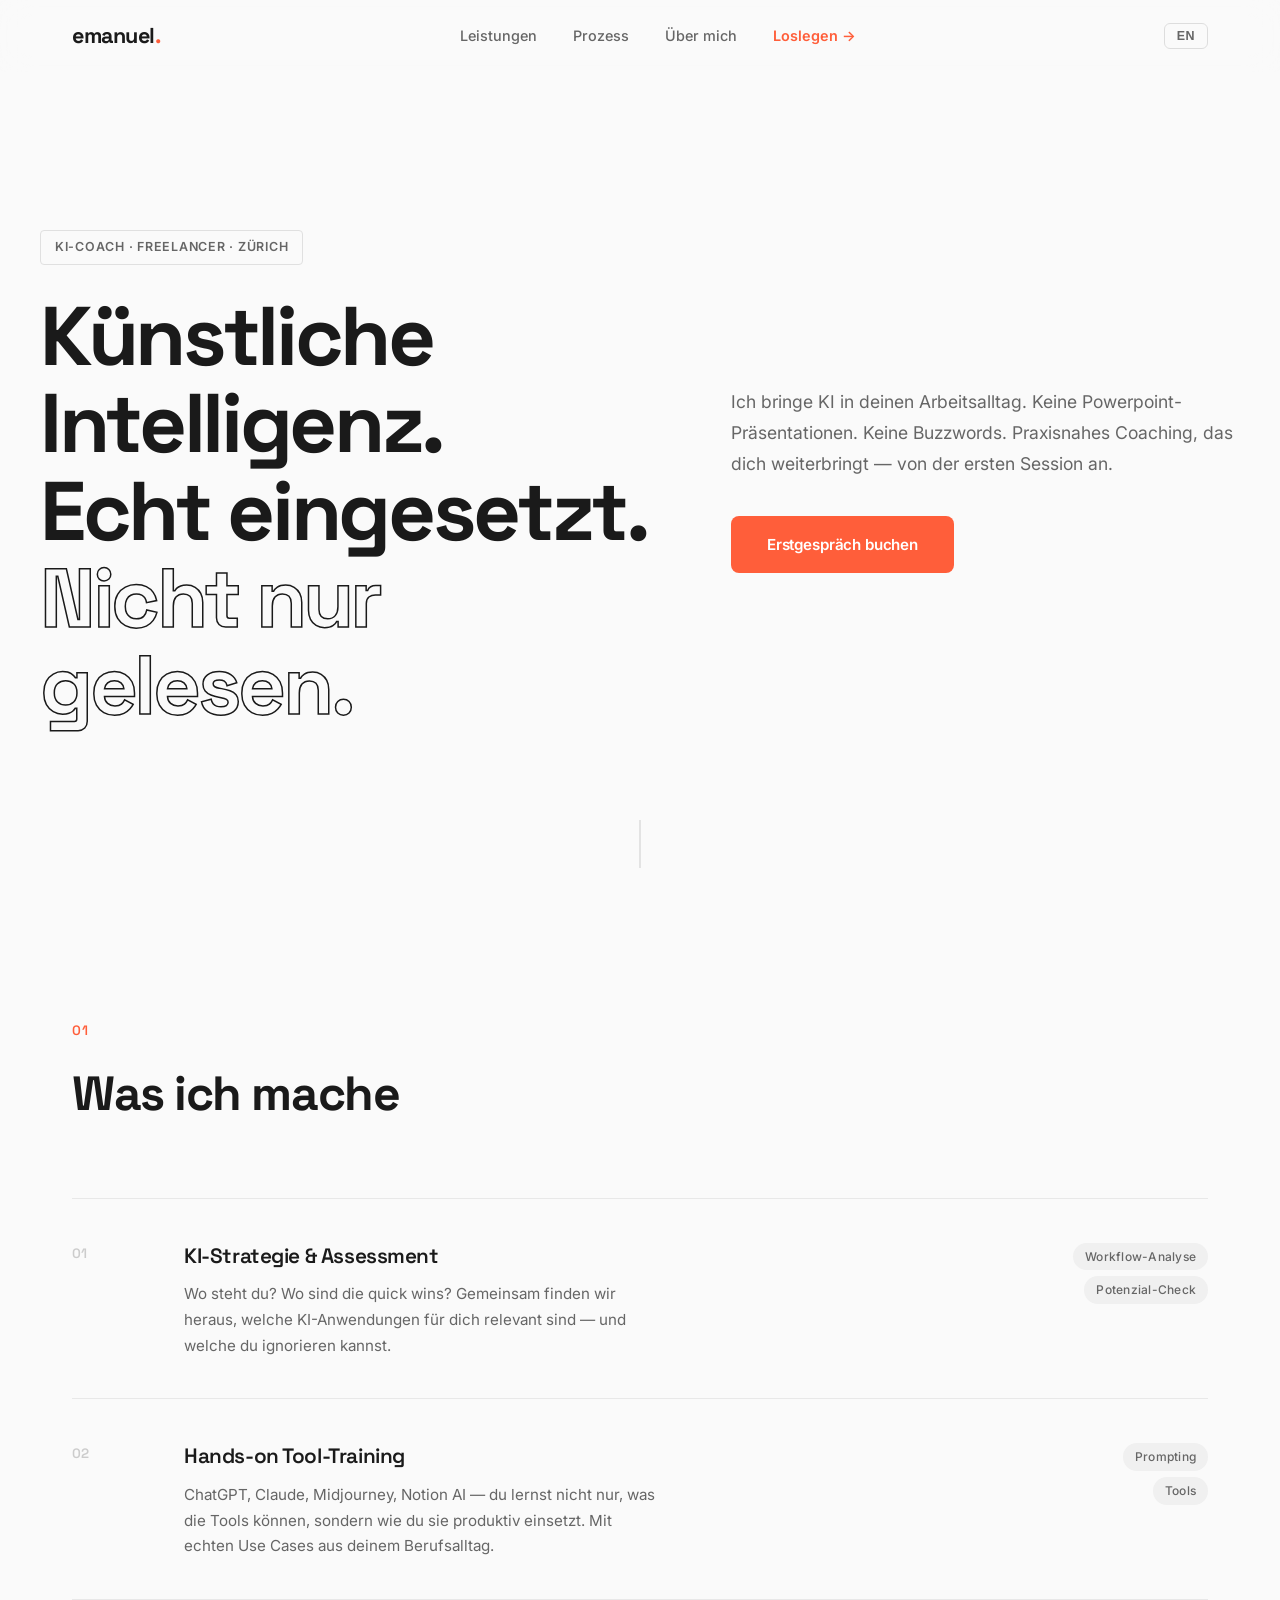
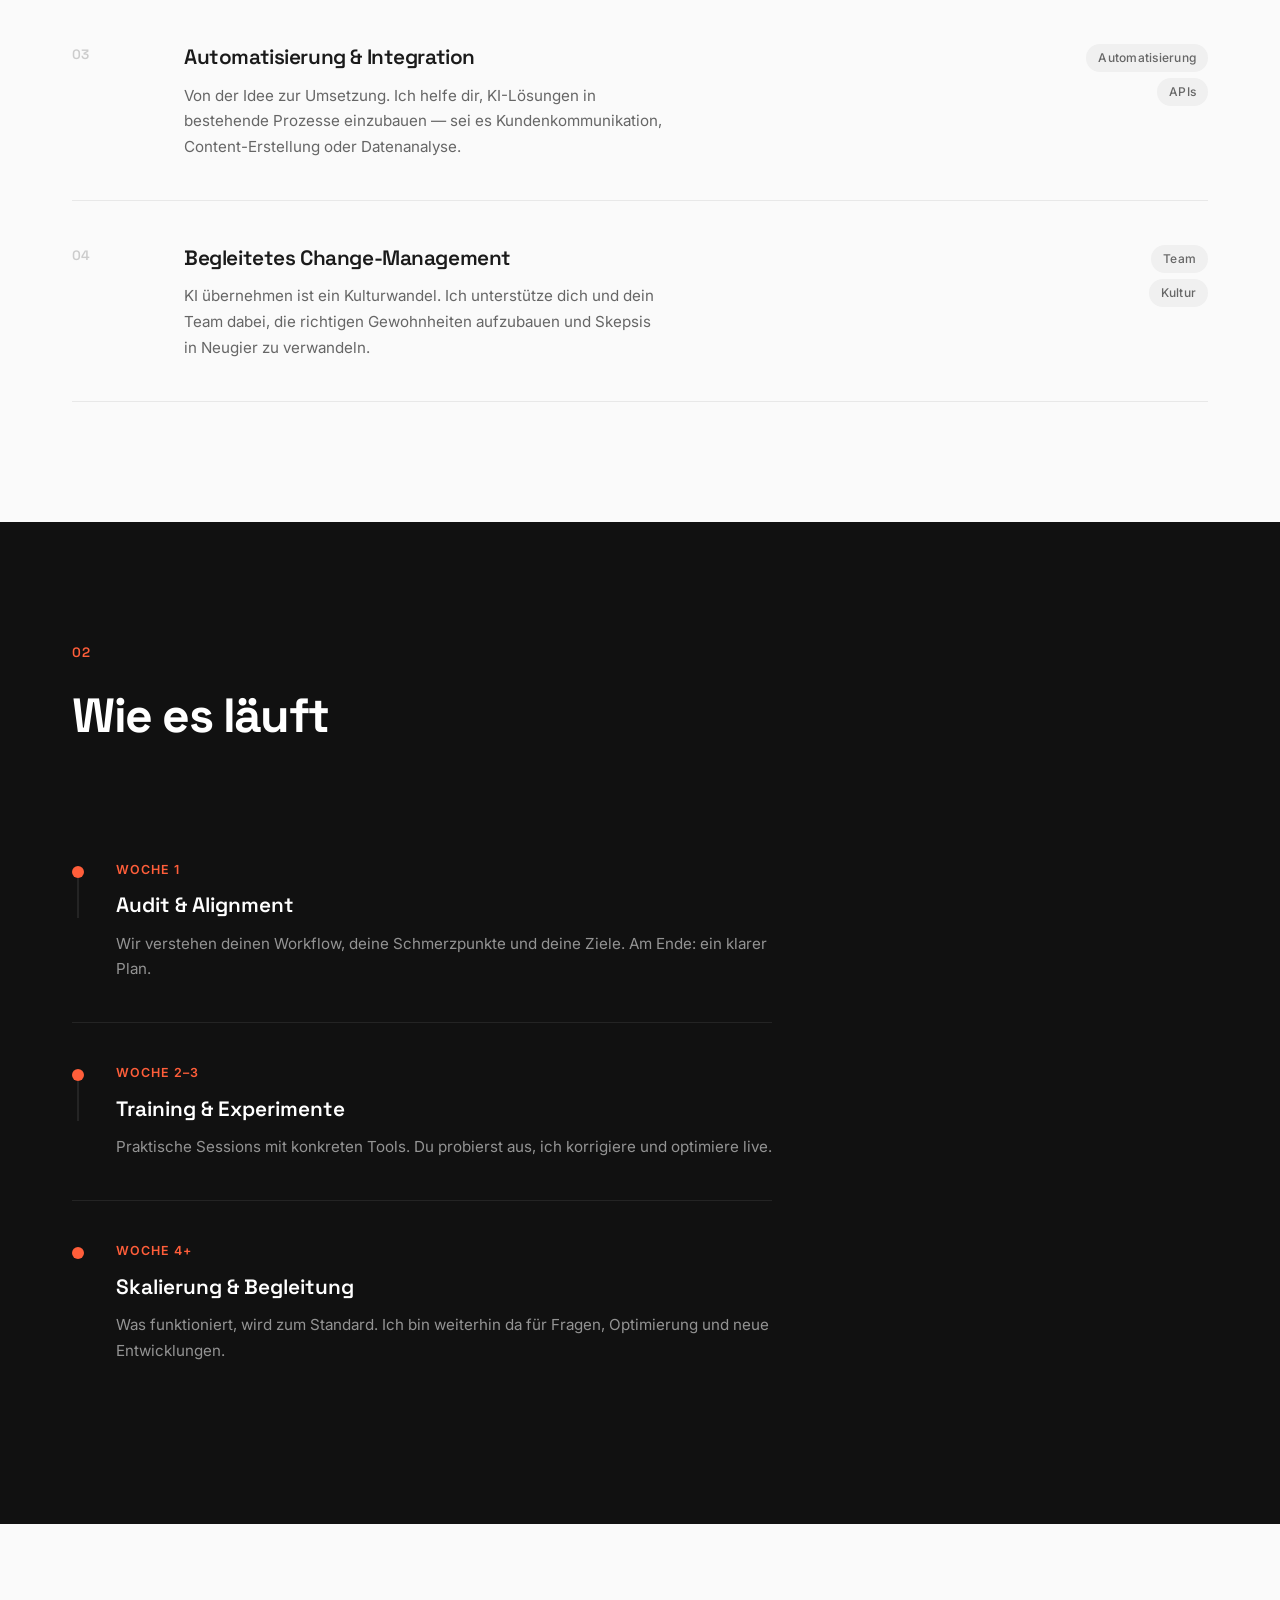
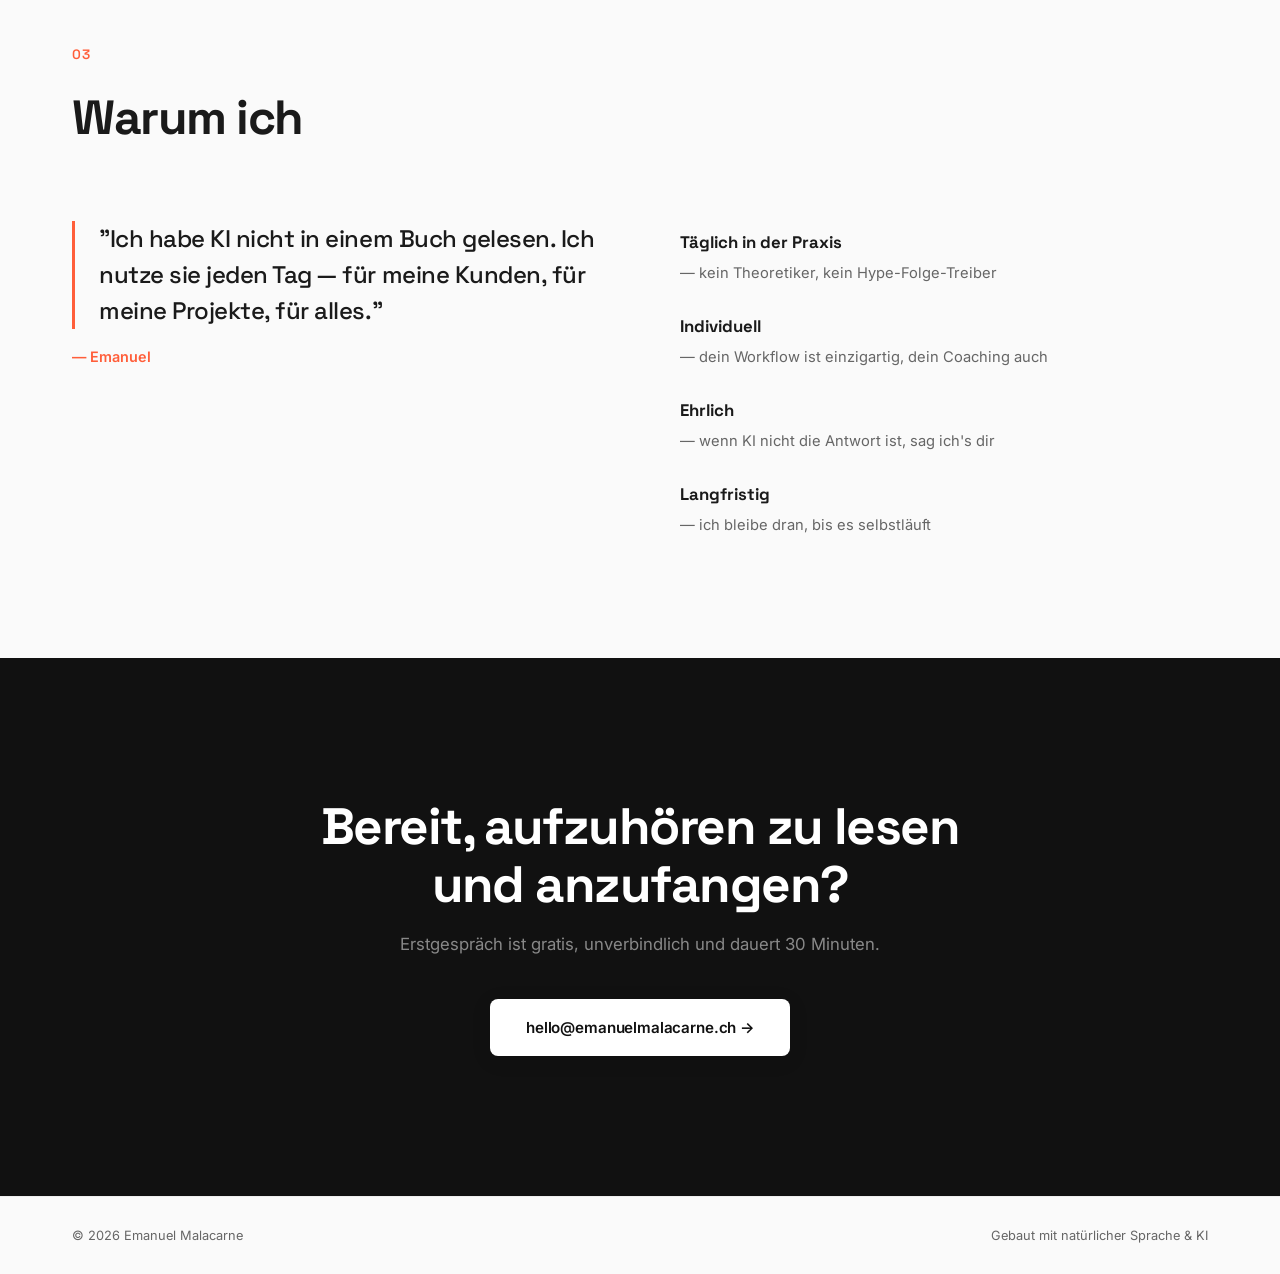
<file: ai-coaching/index.html>
<!DOCTYPE html>
<html lang="de">
<head>
  <meta charset="UTF-8">
  <meta name="viewport" content="width=device-width, initial-scale=1.0">
  <title>Emanuel Malacarne — AI Coaching</title>
  <link rel="stylesheet" href="assets/style.css">
  <link rel="preconnect" href="https://fonts.googleapis.com">
  <link href="https://fonts.googleapis.com/css2?family=Space+Grotesk:wght@400;500;600;700&family=Inter:wght@400;500;600&display=swap" rel="stylesheet">
</head>
<body>
  <!-- Nav -->
  <nav id="nav">
    <div class="nav-inner">
      <a href="#" class="logo">emanuel<span class="accent">.</span></a>
      <div class="nav-links" id="navLinks">
        <a href="#services" data-de="Leistungen" data-en="Services">Leistungen</a>
        <a href="#process" data-de="Prozess" data-en="Process">Prozess</a>
        <a href="#about" data-de="Über mich" data-en="About">Über mich</a>
        <a href="#contact" class="nav-cta" data-de="Loslegen →" data-en="Let's Go →">Loslegen →</a>
      </div>
      <button class="lang-toggle" id="langToggle" aria-label="Toggle language">EN</button>
      <button class="hamburger" id="hamburger" aria-label="Menu"><span></span><span></span></button>
    </div>
  </nav>

  <!-- Hero -->
  <header class="hero">
    <div class="hero-grid">
      <div class="hero-left">
        <div class="badge" data-de="KI-Coach · Freelancer · Zürich" data-en="AI Coach · Freelancer · Zurich">KI-Coach · Freelancer · Zürich</div>
        <h1>
          <span data-de="Künstliche Intelligenz." data-en="Artificial Intelligence.">Künstliche Intelligenz.</span><br>
          <span data-de="Echt eingesetzt." data-en="Actually Applied.">Echt eingesetzt.</span><br>
          <span class="hero-stroke" data-de="Nicht nur gelesen." data-en="Not Just Read About.">Nicht nur gelesen.</span>
        </h1>
      </div>
      <div class="hero-right">
        <p class="hero-desc" data-de="Ich bringe KI in deinen Arbeitsalltag. Keine Powerpoint-Präsentationen. Keine Buzzwords. Praxisnahes Coaching, das dich weiterbringt — von der ersten Session an." data-en="I bring AI into your daily work. No PowerPoint decks. No buzzwords. Hands-on coaching that moves you forward — from the very first session.">Ich bringe KI in deinen Arbeitsalltag. Keine Powerpoint-Präsentationen. Keine Buzzwords. Praxisnahes Coaching, das dich weiterbringt — von der ersten Session an.</p>
        <a href="#contact" class="cta-btn" data-de="Erstgespräch buchen" data-en="Book First Session">Erstgespräch buchen</a>
      </div>
    </div>
    <div class="scroll-hint" aria-hidden="true">
      <div class="scroll-line"></div>
    </div>
  </header>

  <!-- Services -->
  <section id="services" class="services">
    <div class="container">
      <div class="section-header">
        <span class="section-num">01</span>
        <h2 data-de="Was ich mache" data-en="What I Do">Was ich mache</h2>
      </div>
      <div class="service-list">
        <div class="service-item">
          <div class="service-index">01</div>
          <div class="service-content">
            <h3 data-de="KI-Strategie & Assessment" data-en="AI Strategy & Assessment">KI-Strategie & Assessment</h3>
            <p data-de="Wo steht du? Wo sind die quick wins? Gemeinsam finden wir heraus, welche KI-Anwendungen für dich relevant sind — und welche du ignorieren kannst." data-en="Where are you? Where are the quick wins? Together we find out which AI applications matter for you — and which you can ignore.">Wo steht du? Wo sind die quick wins? Gemeinsam finden wir heraus, welche KI-Anwendungen für dich relevant sind — und welche du ignorieren kannst.</p>
          </div>
          <div class="service-tags">
            <span data-de="Workflow-Analyse" data-en="Workflow Analysis">Workflow-Analyse</span>
            <span data-de="Potenzial-Check" data-en="Potential Check">Potenzial-Check</span>
          </div>
        </div>
        <div class="service-item">
          <div class="service-index">02</div>
          <div class="service-content">
            <h3 data-de="Hands-on Tool-Training" data-en="Hands-on Tool Training">Hands-on Tool-Training</h3>
            <p data-de="ChatGPT, Claude, Midjourney, Notion AI — du lernst nicht nur, was die Tools können, sondern wie du sie produktiv einsetzt. Mit echten Use Cases aus deinem Berufsalltag." data-en="ChatGPT, Claude, Midjourney, Notion AI — you won't just learn what the tools can do, but how to use them productively. With real use cases from your daily work.">ChatGPT, Claude, Midjourney, Notion AI — du lernst nicht nur, was die Tools können, sondern wie du sie produktiv einsetzt. Mit echten Use Cases aus deinem Berufsalltag.</p>
          </div>
          <div class="service-tags">
            <span>Prompting</span>
            <span>Tools</span>
          </div>
        </div>
        <div class="service-item">
          <div class="service-index">03</div>
          <div class="service-content">
            <h3 data-de="Automatisierung & Integration" data-en="Automation & Integration">Automatisierung & Integration</h3>
            <p data-de="Von der Idee zur Umsetzung. Ich helfe dir, KI-Lösungen in bestehende Prozesse einzubauen — sei es Kundenkommunikation, Content-Erstellung oder Datenanalyse." data-en="From idea to execution. I help you build AI solutions into existing processes — whether it's customer communication, content creation, or data analysis.">Von der Idee zur Umsetzung. Ich helfe dir, KI-Lösungen in bestehende Prozesse einzubauen — sei es Kundenkommunikation, Content-Erstellung oder Datenanalyse.</p>
          </div>
          <div class="service-tags">
            <span>Automatisierung</span>
            <span>APIs</span>
          </div>
        </div>
        <div class="service-item">
          <div class="service-index">04</div>
          <div class="service-content">
            <h3 data-de="Begleitetes Change-Management" data-en="Guided Change Management">Begleitetes Change-Management</h3>
            <p data-de="KI übernehmen ist ein Kulturwandel. Ich unterstütze dich und dein Team dabei, die richtigen Gewohnheiten aufzubauen und Skepsis in Neugier zu verwandeln." data-en="Adopting AI is a cultural shift. I support you and your team in building the right habits and turning skepticism into curiosity.">KI übernehmen ist ein Kulturwandel. Ich unterstütze dich und dein Team dabei, die richtigen Gewohnheiten aufzubauen und Skepsis in Neugier zu verwandeln.</p>
          </div>
          <div class="service-tags">
            <span>Team</span>
            <span>Kultur</span>
          </div>
        </div>
      </div>
    </div>
  </section>

  <!-- Process -->
  <section id="process" class="process">
    <div class="container">
      <div class="section-header">
        <span class="section-num">02</span>
        <h2 data-de="Wie es läuft" data-en="How It Works">Wie es läuft</h2>
      </div>
      <div class="timeline">
        <div class="timeline-item">
          <div class="timeline-marker"></div>
          <div class="timeline-text">
            <span class="timeline-label" data-de="Woche 1" data-en="Week 1">Woche 1</span>
            <h3 data-de="Audit & Alignment" data-en="Audit & Alignment">Audit & Alignment</h3>
            <p data-de="Wir verstehen deinen Workflow, deine Schmerzpunkte und deine Ziele. Am Ende: ein klarer Plan." data-en="We understand your workflow, pain points and goals. Result: a clear plan.">Wir verstehen deinen Workflow, deine Schmerzpunkte und deine Ziele. Am Ende: ein klarer Plan.</p>
          </div>
        </div>
        <div class="timeline-item">
          <div class="timeline-marker"></div>
          <div class="timeline-text">
            <span class="timeline-label" data-de="Woche 2–3" data-en="Week 2–3">Woche 2–3</span>
            <h3 data-de="Training & Experimente" data-en="Training & Experiments">Training & Experimente</h3>
            <p data-de="Praktische Sessions mit konkreten Tools. Du probierst aus, ich korrigiere und optimiere live." data-en="Practical sessions with concrete tools. You try things, I correct and optimize live.">Praktische Sessions mit konkreten Tools. Du probierst aus, ich korrigiere und optimiere live.</p>
          </div>
        </div>
        <div class="timeline-item">
          <div class="timeline-marker"></div>
          <div class="timeline-text">
            <span class="timeline-label" data-de="Woche 4+" data-en="Week 4+">Woche 4+</span>
            <h3 data-de="Skalierung & Begleitung" data-en="Scale & Support">Skalierung & Begleitung</h3>
            <p data-de="Was funktioniert, wird zum Standard. Ich bin weiterhin da für Fragen, Optimierung und neue Entwicklungen." data-en="What works becomes standard. I'm still here for questions, optimization and new developments.">Was funktioniert, wird zum Standard. Ich bin weiterhin da für Fragen, Optimierung und neue Entwicklungen.</p>
          </div>
        </div>
      </div>
    </div>
  </section>

  <!-- About -->
  <section id="about" class="about">
    <div class="container">
      <div class="section-header">
        <span class="section-num">03</span>
        <h2 data-de="Warum ich" data-en="Why Me">Warum ich</h2>
      </div>
      <div class="about-grid">
        <div class="about-col">
          <blockquote data-de="&quot;Ich habe KI nicht in einem Buch gelesen. Ich nutze sie jeden Tag — für meine Kunden, für meine Projekte, für alles.&quot;" data-en="&quot;I didn't read about AI in a book. I use it every day — for my clients, my projects, everything.&quot;">&quot;Ich habe KI nicht in einem Buch gelesen. Ich nutze sie jeden Tag — für meine Kunden, für meine Projekte, für alles.&quot;</blockquote>
          <p class="about-name">— Emanuel</p>
        </div>
        <div class="about-col">
          <ul class="about-list">
            <li>
              <strong data-de="Täglich in der Praxis" data-en="Daily Practice">Täglich in der Praxis</strong>
              <span data-de="— kein Theoretiker, kein Hype-Folge-Treiber" data-en="— not a theorist, not a hype-chaser">— kein Theoretiker, kein Hype-Folge-Treiber</span>
            </li>
            <li>
              <strong data-de="Individuell" data-en="Personalized">Individuell</strong>
              <span data-de="— dein Workflow ist einzigartig, dein Coaching auch" data-en="— your workflow is unique, so is your coaching">— dein Workflow ist einzigartig, dein Coaching auch</span>
            </li>
            <li>
              <strong data-de="Ehrlich" data-en="Honest">Ehrlich</strong>
              <span data-de="— wenn KI nicht die Antwort ist, sag ich's dir" data-en="— if AI isn't the answer, I'll tell you">— wenn KI nicht die Antwort ist, sag ich's dir</span>
            </li>
            <li>
              <strong data-de="Langfristig" data-en="Long-term">Langfristig</strong>
              <span data-de="— ich bleibe dran, bis es selbstläuft" data-en="— I stay on it until it runs itself">— ich bleibe dran, bis es selbstläuft</span>
            </li>
          </ul>
        </div>
      </div>
    </div>
  </section>

  <!-- Contact -->
  <section id="contact" class="contact">
    <div class="container">
      <div class="contact-inner">
        <h2 data-de="Bereit, aufzuhören zu lesen<br>und anzufangen?" data-en="Ready to stop reading<br>and start doing?">Bereit, aufzuhören zu lesen<br>und anzufangen?</h2>
        <p data-de="Erstgespräch ist gratis, unverbindlich und dauert 30 Minuten." data-en="First consultation is free, no-obligation and takes 30 minutes.">Erstgespräch ist gratis, unverbindlich und dauert 30 Minuten.</p>
        <a href="mailto:hello@emanuelmalacarne.ch" class="cta-btn cta-btn-light" data-de="hello@emanuelmalacarne.ch →" data-en="hello@emanuelmalacarne.ch →">hello@emanuelmalacarne.ch →</a>
      </div>
    </div>
  </section>

  <!-- Footer -->
  <footer>
    <div class="container footer-inner">
      <span>© 2026 Emanuel Malacarne</span>
      <span data-de="Gebaut mit natürlicher Sprache & KI" data-en="Built with natural language & AI">Gebaut mit natürlicher Sprache & KI</span>
    </div>
  </footer>

  <script src="assets/script.js"></script>
</body>
</html>
</file>
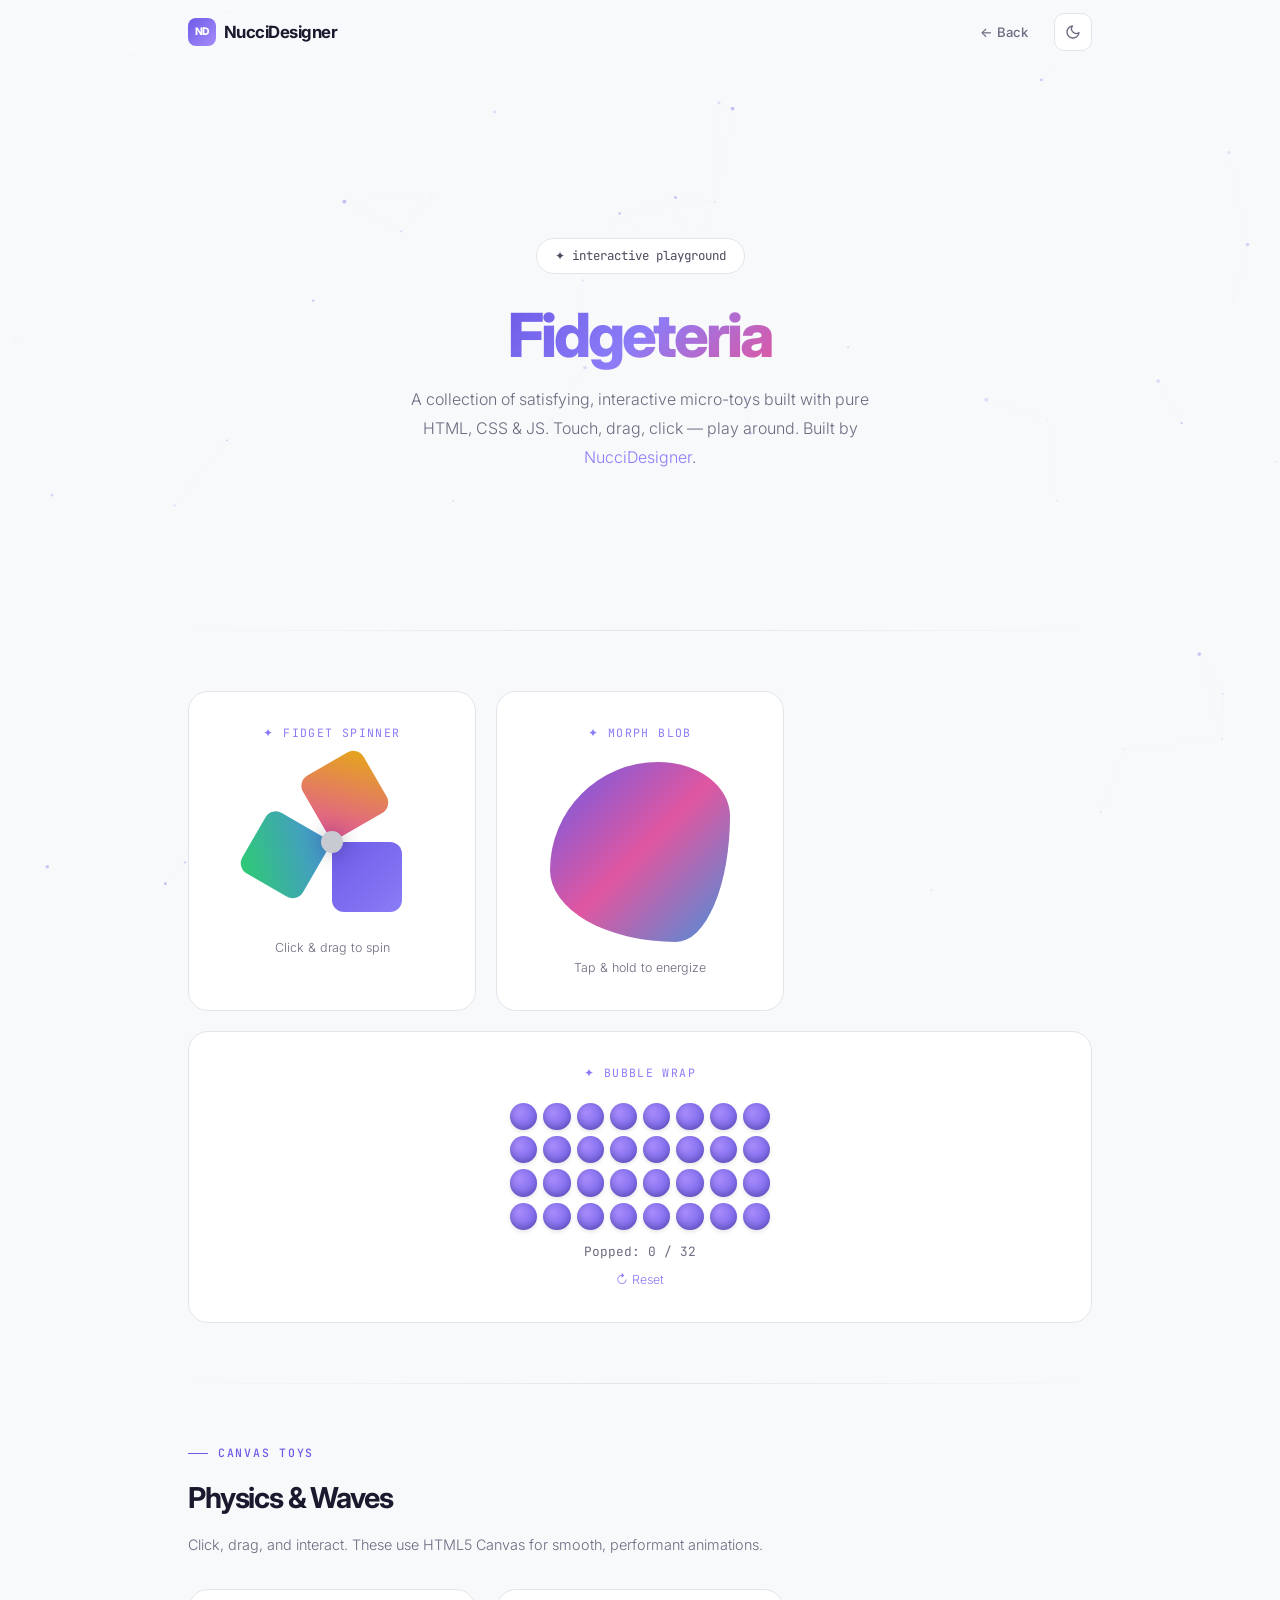
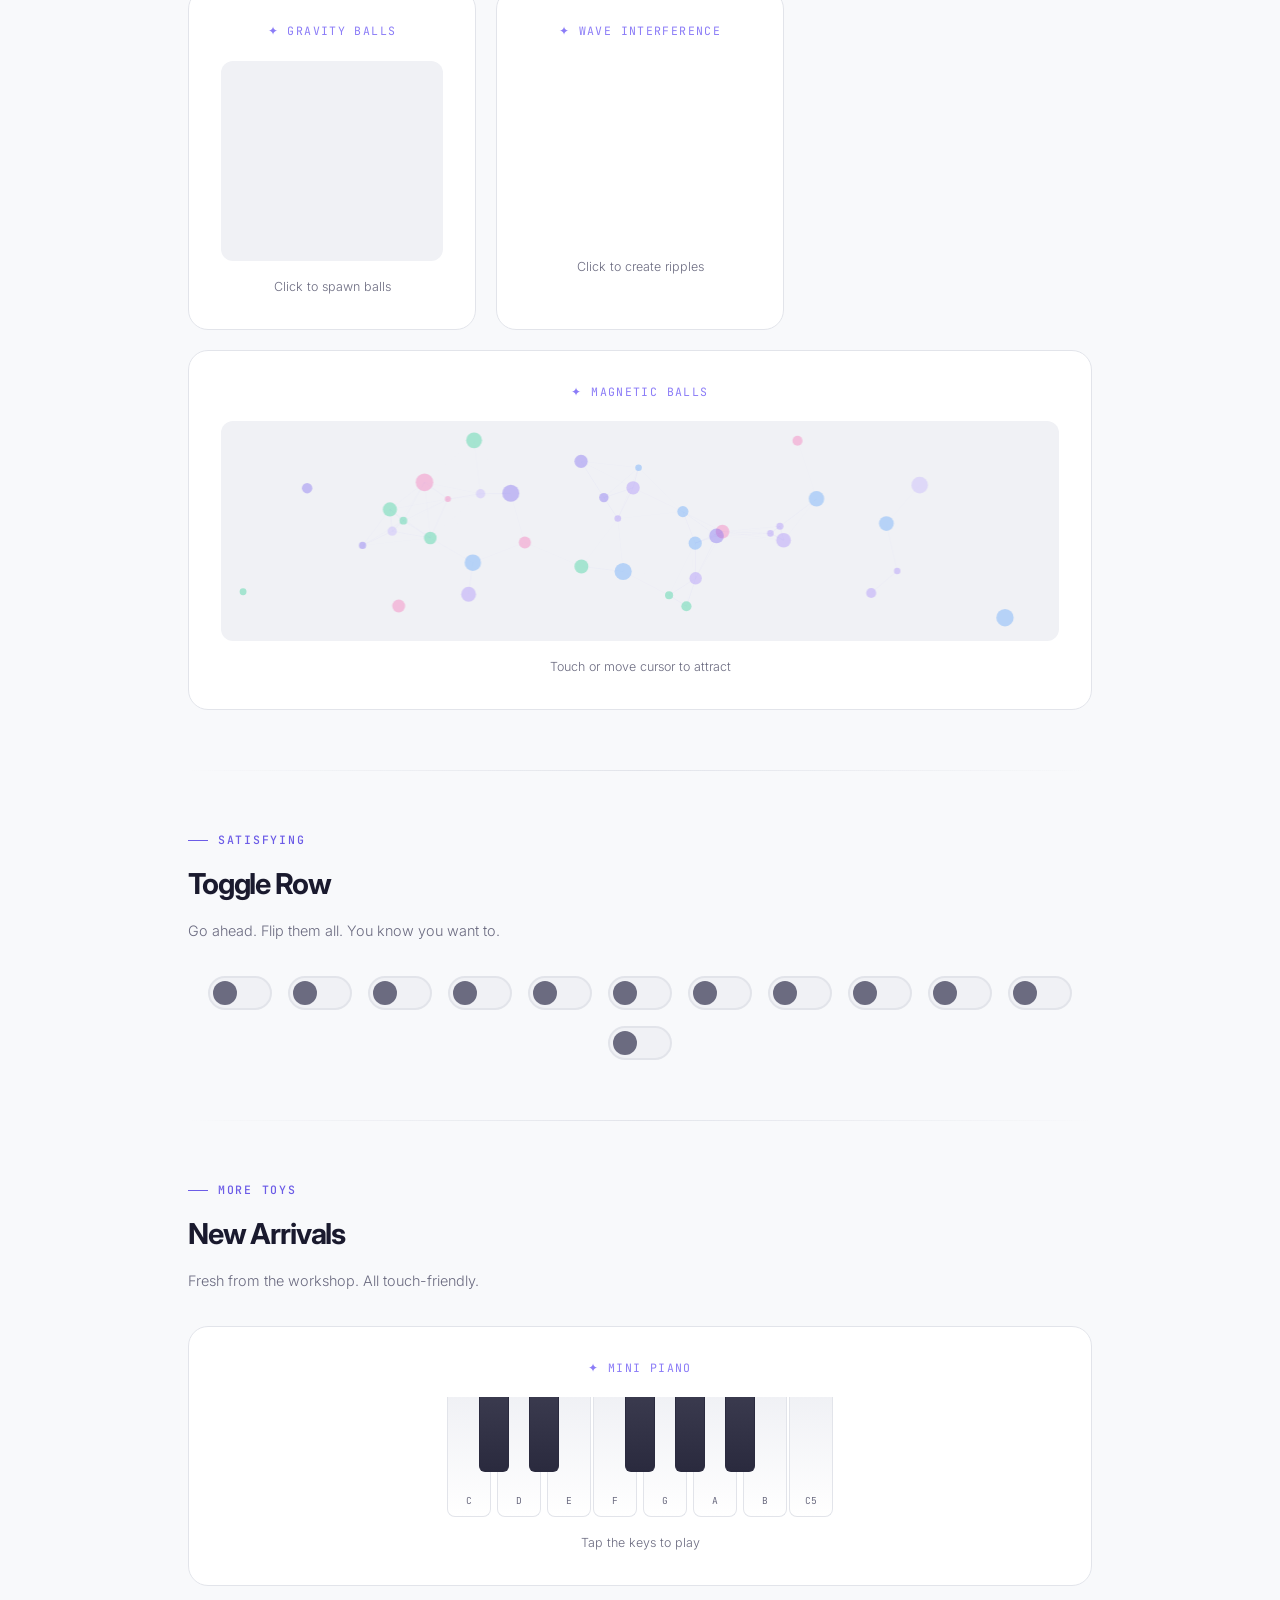
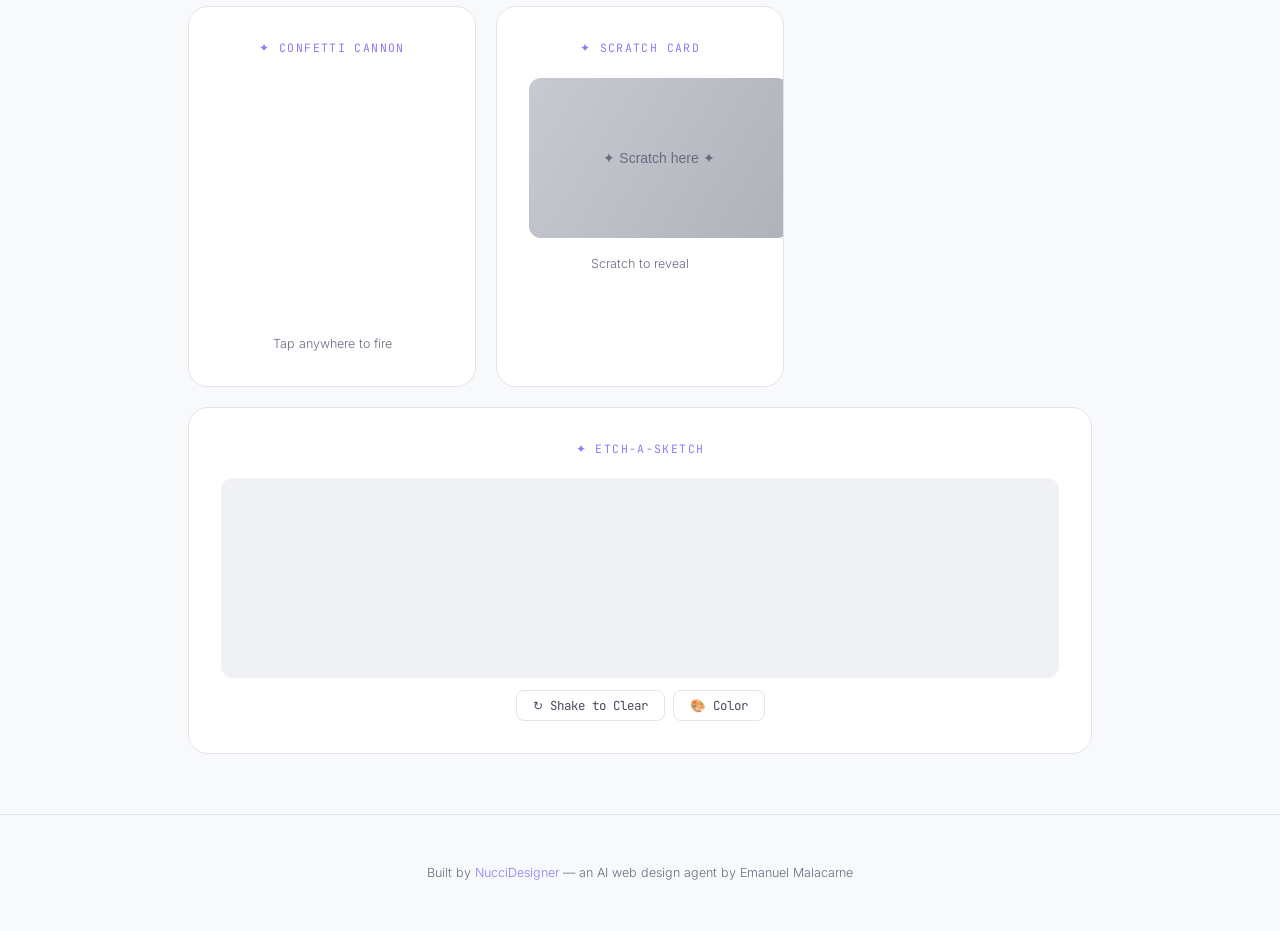
<file: fidgeteria.html>
<!DOCTYPE html>
<html lang="en" data-theme="dark">
<head>
  <meta charset="UTF-8">
  <meta name="viewport" content="width=device-width, initial-scale=1.0">
  <title>Fidgeteria — Interactive Playground by NucciDesigner</title>
  <style>
    @import url('https://fonts.googleapis.com/css2?family=Inter:wght@300;400;500;600;700;800&family=JetBrains+Mono:wght@400;500&display=swap');

    *, *::before, *::after { margin: 0; padding: 0; box-sizing: border-box; -webkit-tap-highlight-color: transparent; }
    button, a, [role="button"], .bubble, .satis-toggle, .piano-key, .blob, .widget-card { touch-action: manipulation; }

    :root {
      --bg: #06060a;
      --surface: #0e0e14;
      --surface-2: #15151e;
      --border: #1e1e2a;
      --border-hover: #2e2e40;
      --text: #e8e8ed;
      --text-dim: #a0a0b0;
      --text-muted: #5a5a6e;
      --accent: #7c6aef;
      --accent-2: #a78bfa;
      --accent-3: #c4b5fd;
      --glow: rgba(124, 106, 239, 0.12);
      --glow-strong: rgba(124, 106, 239, 0.25);
      --green: #34d399;
      --blue: #60a5fa;
      --orange: #fbbf24;
      --pink: #f472b6;
      --radius: 20px;
      --max-w: 960px;
    }

    [data-theme="light"] {
      --bg: #f8f9fb;
      --surface: #ffffff;
      --surface-2: #f0f1f5;
      --border: #e2e4ea;
      --border-hover: #c8cad2;
      --text: #1a1a2e;
      --text-dim: #4a4a5e;
      --text-muted: #6b6b80;
      --accent: #6c5ce7;
      --accent-2: #8b7cf7;
      --accent-3: #a78bfa;
      --glow: rgba(108, 92, 231, 0.08);
      --glow-strong: rgba(108, 92, 231, 0.15);
      --green: #2ecc71;
      --blue: #4a90d9;
      --orange: #e6a817;
      --pink: #e056a0;
    }

    html { scroll-behavior: smooth; }

    body {
      font-family: 'Inter', -apple-system, BlinkMacSystemFont, sans-serif;
      background: var(--bg);
      color: var(--text);
      line-height: 1.6;
      -webkit-font-smoothing: antialiased;
      overflow-x: hidden;
      transition: background-color 0.4s, color 0.4s;
    }

    canvas#particles-bg {
      position: fixed;
      inset: 0;
      z-index: 0;
      pointer-events: none;
    }

    .wrapper {
      position: relative;
      z-index: 2;
      max-width: var(--max-w);
      margin: 0 auto;
      padding: 0 28px;
    }

    /* ═══ Nav ═══ */
    nav { position: fixed; top: 0; left: 0; right: 0; z-index: 100; backdrop-filter: blur(24px) saturate(1.8); -webkit-backdrop-filter: blur(24px) saturate(1.8); background: rgba(6, 6, 10, 0.6); border-bottom: 1px solid transparent; transition: border-color 0.4s, background 0.4s; }
    [data-theme="light"] nav { background: rgba(248, 249, 251, 0.7); }
    nav.scrolled { border-bottom-color: var(--border); background: rgba(6, 6, 10, 0.85); }
    [data-theme="light"] nav.scrolled { background: rgba(248, 249, 251, 0.9); }
    nav .wrapper { display: flex; align-items: center; justify-content: space-between; height: 64px; }
    .logo { font-weight: 700; font-size: 1.05rem; letter-spacing: -0.03em; color: var(--text); text-decoration: none; display: flex; align-items: center; gap: 8px; }
    .logo-mark { width: 28px; height: 28px; border-radius: 8px; background: linear-gradient(135deg, var(--accent), var(--accent-3)); display: flex; align-items: center; justify-content: center; font-size: 0.65rem; font-weight: 800; color: white; }
    .nav-right { display: flex; align-items: center; gap: 12px; }
    .nav-links { display: flex; gap: 4px; }
    .nav-links a { color: var(--text-muted); text-decoration: none; font-size: 0.82rem; font-weight: 500; padding: 6px 14px; border-radius: 8px; transition: all 0.25s; }
    .nav-links a:hover { color: var(--text); background: rgba(124,106,239,0.08); }
    .hamburger { display: none; background: none; border: 1px solid var(--border); border-radius: 8px; width: 44px; height: 44px; cursor: pointer; flex-direction: column; align-items: center; justify-content: center; gap: 5px; padding: 0; flex-shrink: 0; }
    .hamburger span { display: block; width: 18px; height: 2px; background: var(--text); border-radius: 2px; transition: all 0.3s; }
    .hamburger.active span:nth-child(1) { transform: rotate(45deg) translate(5px, 5px); }
    .hamburger.active span:nth-child(2) { opacity: 0; }
    .hamburger.active span:nth-child(3) { transform: rotate(-45deg) translate(5px, -5px); }
    .mobile-menu { display: none; position: fixed; top: 64px; left: 0; right: 0; background: rgba(6,6,10,0.95); backdrop-filter: blur(24px); -webkit-backdrop-filter: blur(24px); border-bottom: 1px solid var(--border); padding: 16px 28px; z-index: 99; flex-direction: column; gap: 4px; }
    .mobile-menu.open { display: flex; }
    .mobile-menu a { color: var(--text-dim); text-decoration: none; font-size: 0.95rem; font-weight: 500; padding: 12px 16px; border-radius: 10px; transition: all 0.25s; }
    .mobile-menu a:hover { color: var(--text); background: rgba(124,106,239,0.08); }
    .theme-toggle-btn {
      background: var(--surface); border: 1px solid var(--border); border-radius: 10px;
      width: 38px; height: 38px; display: flex; align-items: center; justify-content: center;
      cursor: pointer; color: var(--text-muted); transition: all 0.25s; padding: 0; flex-shrink: 0;
    }
    .theme-toggle-btn:hover { border-color: var(--accent); color: var(--accent); background: var(--glow); }
    .icon-moon { display: none; }
    [data-theme="light"] .icon-sun { display: none; }
    [data-theme="light"] .icon-moon { display: block; }

    /* ═══ Hero ═══ */
    .hero { min-height: 70vh; display: flex; flex-direction: column; align-items: center; justify-content: center; text-align: center; padding: 140px 0 60px; }
    .hero-badge { display: inline-flex; align-items: center; gap: 8px; padding: 7px 18px; border-radius: 100px; border: 1px solid var(--border); background: var(--surface); font-size: 0.78rem; color: var(--text-dim); margin-bottom: 28px; font-family: 'JetBrains Mono', monospace; }
    .hero h1 { font-size: clamp(2.2rem, 6vw, 3.8rem); font-weight: 800; letter-spacing: -0.05em; line-height: 1.1; margin-bottom: 16px; }
    .hero h1 .gradient-text { background: linear-gradient(135deg, var(--accent), var(--accent-2), var(--pink)); -webkit-background-clip: text; -webkit-text-fill-color: transparent; background-clip: text; }
    .hero-sub { font-size: 1rem; color: var(--text-muted); max-width: 500px; font-weight: 300; line-height: 1.8; }
    .hero-sub a { color: var(--accent-2); text-decoration: none; }
    .hero-sub a:hover { text-decoration: underline; }

    /* ═══ Section ═══ */
    .section { padding: 60px 0; }
    .section-label { font-family: 'JetBrains Mono', monospace; font-size: 0.72rem; font-weight: 500; text-transform: uppercase; letter-spacing: 0.15em; color: var(--accent); margin-bottom: 12px; display: flex; align-items: center; gap: 10px; }
    .section-label::before { content: ''; width: 20px; height: 1px; background: var(--accent); }
    .section-title { font-size: 1.8rem; font-weight: 700; letter-spacing: -0.04em; margin-bottom: 12px; }
    .section-desc { color: var(--text-muted); font-size: 0.9rem; font-weight: 300; line-height: 1.7; margin-bottom: 32px; }

    .divider { height: 1px; background: linear-gradient(90deg, transparent, var(--border), transparent); }

    /* ═══ Fidget Widgets ═══ */
    .widget-grid {
      display: grid;
      grid-template-columns: repeat(auto-fit, minmax(280px, 1fr));
      gap: 20px;
    }

    .widget-card {
      background: var(--surface);
      border: 1px solid var(--border);
      border-radius: var(--radius);
      padding: 32px;
      text-align: center;
      position: relative;
      overflow: hidden;
      transition: border-color 0.4s, transform 0.4s, box-shadow 0.4s;
    }
    .widget-card:hover {
      border-color: var(--border-hover);
      transform: translateY(-4px);
      box-shadow: 0 20px 60px rgba(0,0,0,0.2);
    }
    .widget-card::before {
      content: ''; position: absolute; top: 0; left: 0; right: 0; height: 1px;
      background: linear-gradient(90deg, transparent, var(--accent), transparent);
      opacity: 0; transition: opacity 0.4s;
    }
    .widget-card:hover::before { opacity: 1; }
    .widget-name { font-family: 'JetBrains Mono', monospace; font-size: 0.72rem; text-transform: uppercase; letter-spacing: 0.12em; color: var(--accent-2); margin-bottom: 20px; }
    .widget-hint { font-size: 0.78rem; color: var(--text-muted); margin-top: 16px; font-weight: 300; }

    /* ── Spinner ── */
    .spinner-container { position: relative; width: 160px; height: 160px; margin: 0 auto; }
    .spinner {
      width: 160px; height: 160px; position: absolute; top: 0; left: 0;
      transition: none; cursor: grab;
    }
    .spinner:active { cursor: grabbing; }
    .spinner-arm {
      position: absolute; top: 50%; left: 50%; width: 70px; height: 70px;
      transform-origin: 0 0; border-radius: 12px;
      display: flex; align-items: center; justify-content: center;
    }
    .spinner-arm:nth-child(1) { transform: rotate(0deg); background: linear-gradient(135deg, var(--accent), var(--accent-2)); }
    .spinner-arm:nth-child(2) { transform: rotate(120deg); background: linear-gradient(135deg, var(--blue), var(--green)); }
    .spinner-arm:nth-child(3) { transform: rotate(240deg); background: linear-gradient(135deg, var(--pink), var(--orange)); }
    .spinner-center {
      position: absolute; top: 50%; left: 50%; width: 22px; height: 22px;
      border-radius: 50%; background: var(--border-hover);
      transform: translate(-50%, -50%); z-index: 2;
      box-shadow: 0 0 20px rgba(0,0,0,0.3);
    }

    /* ── Bubble Wrap ── */
    .bubble-grid {
      display: grid;
      grid-template-columns: repeat(8, 1fr);
      gap: 6px;
      max-width: 260px;
      margin: 0 auto;
    }
    .bubble {
      aspect-ratio: 1; border-radius: 50%; cursor: pointer;
      background: radial-gradient(circle at 35% 35%, var(--accent-3), var(--accent));
      box-shadow: inset 0 -3px 6px rgba(0,0,0,0.2), 0 2px 4px rgba(0,0,0,0.1);
      transition: transform 0.15s, box-shadow 0.15s, background 0.15s;
      position: relative;
    }
    .bubble:hover { transform: scale(1.1); }
    .bubble.popped {
      background: var(--surface-2);
      box-shadow: inset 0 2px 4px rgba(0,0,0,0.15);
      transform: scale(0.9);
      cursor: default;
    }
    .bubble-counter { font-family: 'JetBrains Mono', monospace; font-size: 0.8rem; color: var(--text-muted); margin-top: 12px; }

    /* ── Gravity Balls ── */
    .gravity-canvas { width: 100%; height: 200px; border-radius: 12px; background: var(--surface-2); cursor: crosshair; display: block; }

    /* ── Satisfying Toggle ── */
    .toggle-row { display: flex; gap: 16px; justify-content: center; flex-wrap: wrap; }
    .satis-toggle {
      width: 64px; height: 34px; border-radius: 17px; cursor: pointer;
      background: var(--surface-2); border: 2px solid var(--border);
      position: relative; transition: background 0.3s, border-color 0.3s;
    }
    .satis-toggle .knob {
      width: 24px; height: 24px; border-radius: 50%;
      background: var(--text-muted); position: absolute;
      top: 3px; left: 3px; transition: all 0.35s cubic-bezier(0.68, -0.55, 0.265, 1.55);
    }
    .satis-toggle.on { border-color: var(--accent); background: var(--glow); }
    .satis-toggle.on .knob { left: 33px; background: var(--accent); box-shadow: 0 0 12px var(--glow-strong); }

    /* ── Magnetic Balls ── */
    .magnetic-canvas { width: 100%; height: 220px; border-radius: 12px; background: var(--surface-2); cursor: none; display: block; }

    /* ── Wave ── */
    .wave-canvas { width: 100%; height: 180px; border-radius: 12px; cursor: pointer; display: block; }

    /* ── Morph Blob ── */
    .blob-container { width: 180px; height: 180px; margin: 0 auto; position: relative; }
    .blob {
      width: 100%; height: 100%;
      background: linear-gradient(135deg, var(--accent), var(--pink), var(--blue));
      border-radius: 60% 40% 30% 70% / 60% 30% 70% 40%;
      animation: morph 8s ease-in-out infinite;
      cursor: pointer;
      transition: filter 0.3s;
    }
    .blob:hover, .blob.energized { filter: brightness(1.2) saturate(1.3); animation-duration: 2s; }
    .blob-container { touch-action: none; }
    @keyframes morph {
      0%, 100% { border-radius: 60% 40% 30% 70% / 60% 30% 70% 40%; }
      25% { border-radius: 30% 60% 70% 40% / 50% 60% 30% 60%; }
      50% { border-radius: 50% 60% 30% 60% / 30% 60% 70% 40%; }
      75% { border-radius: 60% 30% 60% 40% / 70% 40% 50% 60%; }
    }

    /* ── Full-width widgets ── */
    .widget-full { grid-column: 1 / -1; }

    /* ── Piano ── */
    .piano-keys { display: flex; justify-content: center; gap: 2px; height: 120px; position: relative; }
    .piano-key {
      flex: 1; max-width: 44px; border-radius: 0 0 8px 8px; cursor: pointer;
      background: linear-gradient(to bottom, var(--surface-2), var(--surface));
      border: 1px solid var(--border); border-top: none;
      transition: background 0.1s, transform 0.1s; position: relative;
      display: flex; align-items: flex-end; justify-content: center; padding-bottom: 8px;
      font-family: 'JetBrains Mono', monospace; font-size: 0.6rem; color: var(--text-muted);
      user-select: none; -webkit-user-select: none;
    }
    .piano-key:active, .piano-key.pressed {
      background: linear-gradient(to bottom, var(--glow-strong), var(--accent));
      transform: scaleY(0.97); transform-origin: top;
      border-color: var(--accent);
    }
    .piano-key.black {
      width: 30px; max-width: 30px; flex: none; height: 75px;
      background: linear-gradient(to bottom, #1a1a2e, #0e0e14);
      border-color: #2a2a3e; z-index: 2; margin: 0 -14px;
      border-radius: 0 0 6px 6px; font-size: 0;
    }
    .piano-key.black:active, .piano-key.black.pressed {
      background: linear-gradient(to bottom, var(--accent), #4a3fbf);
    }
    [data-theme="light"] .piano-key.black { background: linear-gradient(to bottom, #3a3a4e, #2a2a3e); }

    /* ── Confetti Cannon ── */
    .confetti-canvas { width: 100%; height: 240px; border-radius: 12px; cursor: pointer; display: block; }

    /* ── Etch-a-Sketch ── */
    .etch-canvas { width: 100%; height: 200px; border-radius: 12px; cursor: crosshair; display: block; touch-action: none; }
    .etch-controls { display: flex; gap: 8px; justify-content: center; margin-top: 12px; }
    .etch-btn {
      padding: 6px 16px; border-radius: 8px; border: 1px solid var(--border);
      background: var(--surface); color: var(--text-dim); font-size: 0.78rem;
      font-family: 'JetBrains Mono', monospace; cursor: pointer; transition: all 0.2s;
    }
    .etch-btn:hover { border-color: var(--accent); color: var(--accent); }

    /* ── Scratch Card ── */
    .scratch-container { position: relative; width: 260px; height: 160px; margin: 0 auto; border-radius: 12px; overflow: hidden; }
    .scratch-reveal {
      position: absolute; inset: 0; display: flex; flex-direction: column; align-items: center; justify-content: center;
      background: linear-gradient(135deg, var(--accent), var(--pink)); color: white; font-weight: 700;
      font-size: 1.1rem; text-align: center; padding: 20px; border-radius: 12px;
    }
    .scratch-canvas { position: absolute; inset: 0; border-radius: 12px; cursor: pointer; touch-action: none; }

    /* ═══ Footer ═══ */
    footer { border-top: 1px solid var(--border); padding: 48px 0; text-align: center; }
    footer p { font-size: 0.78rem; color: var(--text-muted); font-weight: 300; }
    footer a { color: var(--accent-2); text-decoration: none; transition: color 0.2s; }
    footer a:hover { color: var(--accent-3); }

    @media (max-width: 640px) {
      .nav-links { display: none; }
      .hamburger { display: flex; }
      .hero { min-height: auto; padding: 120px 0 40px; }
      .section { padding: 40px 0; }
      .bubble-grid { grid-template-columns: repeat(6, 1fr); }
      .widget-grid { grid-template-columns: 1fr; }
    }
  </style>
</head>
<body>

  <canvas id="particles-bg"></canvas>

  <div class="mobile-menu" id="mobileMenu">
    <a href="index.html">← Back</a>
  </div>
  <nav id="nav">
    <div class="wrapper">
      <a href="index.html" class="logo">
        <div class="logo-mark">ND</div>
        NucciDesigner
      </a>
      <div class="nav-right">
        <div class="nav-links">
          <a href="index.html"><span>← Back</span></a>
        </div>
        <button class="hamburger" id="hamburger" aria-label="Menu"><span></span><span></span><span></span></button>
        <button id="themeToggle" class="theme-toggle-btn" onclick="toggleTheme()" aria-label="Toggle theme">
          <svg class="icon-sun" width="16" height="16" viewBox="0 0 24 24" fill="none" stroke="currentColor" stroke-width="2" stroke-linecap="round" stroke-linejoin="round"><circle cx="12" cy="12" r="5"/><line x1="12" y1="1" x2="12" y2="3"/><line x1="12" y1="21" x2="12" y2="23"/><line x1="4.22" y1="4.22" x2="5.64" y2="5.64"/><line x1="18.36" y1="18.36" x2="19.78" y2="19.78"/><line x1="1" y1="12" x2="3" y2="12"/><line x1="21" y1="12" x2="23" y2="12"/><line x1="4.22" y1="19.78" x2="5.64" y2="18.36"/><line x1="18.36" y1="5.64" x2="19.78" y2="4.22"/></svg>
          <svg class="icon-moon" width="16" height="16" viewBox="0 0 24 24" fill="none" stroke="currentColor" stroke-width="2" stroke-linecap="round" stroke-linejoin="round"><path d="M21 12.79A9 9 0 1 1 11.21 3 7 7 0 0 0 21 12.79z"/></svg>
        </button>
      </div>
    </div>
  </nav>

  <main>
    <!-- ═══ HERO ═══ -->
    <section class="hero">
      <div class="wrapper">
        <div class="hero-badge">✦ interactive playground</div>
        <h1><span class="gradient-text">Fidgeteria</span></h1>
        <p class="hero-sub">
          A collection of satisfying, interactive micro-toys built with pure HTML, CSS & JS.
          Touch, drag, click — play around. Built by <a href="index.html">NucciDesigner</a>.
        </p>
      </div>
    </section>

    <div class="wrapper"><div class="divider"></div></div>

    <!-- ═══ SPINNER + BLOB ROW ═══ -->
    <section class="section">
      <div class="wrapper">
        <div class="widget-grid">

          <!-- Fidget Spinner -->
          <div class="widget-card">
            <div class="widget-name">✦ Fidget Spinner</div>
            <div class="spinner-container" id="spinnerContainer">
              <div class="spinner" id="spinner">
                <div class="spinner-arm"></div>
                <div class="spinner-arm"></div>
                <div class="spinner-arm"></div>
              </div>
              <div class="spinner-center"></div>
            </div>
            <div class="widget-hint">Click & drag to spin</div>
          </div>

          <!-- Morphing Blob -->
          <div class="widget-card">
            <div class="widget-name">✦ Morph Blob</div>
            <div class="blob-container">
              <div class="blob" id="blob"></div>
            </div>
            <div class="widget-hint">Tap & hold to energize</div>
          </div>

          <!-- Bubble Wrap -->
          <div class="widget-card widget-full">
            <div class="widget-name">✦ Bubble Wrap</div>
            <div class="bubble-grid" id="bubbleGrid"></div>
            <div class="bubble-counter">Popped: <span id="popCount">0</span> / <span id="popTotal">0</span></div>
            <div class="widget-hint" style="margin-top:8px; cursor:pointer; color:var(--accent-2);" onclick="resetBubbles()">↻ Reset</div>
          </div>

        </div>
      </div>
    </section>

    <div class="wrapper"><div class="divider"></div></div>

    <!-- ═══ CANVAS WIDGETS ═══ -->
    <section class="section">
      <div class="wrapper">
        <div class="section-label">Canvas Toys</div>
        <h2 class="section-title">Physics & Waves</h2>
        <p class="section-desc">Click, drag, and interact. These use HTML5 Canvas for smooth, performant animations.</p>

        <div class="widget-grid">

          <!-- Gravity Balls -->
          <div class="widget-card">
            <div class="widget-name">✦ Gravity Balls</div>
            <canvas class="gravity-canvas" id="gravityCanvas"></canvas>
            <div class="widget-hint">Click to spawn balls</div>
          </div>

          <!-- Wave -->
          <div class="widget-card">
            <div class="widget-name">✦ Wave Interference</div>
            <canvas class="wave-canvas" id="waveCanvas"></canvas>
            <div class="widget-hint">Click to create ripples</div>
          </div>

          <!-- Magnetic Balls -->
          <div class="widget-card widget-full">
            <div class="widget-name">✦ Magnetic Balls</div>
            <canvas class="magnetic-canvas" id="magneticCanvas"></canvas>
            <div class="widget-hint">Touch or move cursor to attract</div>
          </div>

        </div>
      </div>
    </section>

    <div class="wrapper"><div class="divider"></div></div>

    <!-- ═══ SATISFYING TOGGLES ═══ -->
    <section class="section">
      <div class="wrapper">
        <div class="section-label">Satisfying</div>
        <h2 class="section-title">Toggle Row</h2>
        <p class="section-desc">Go ahead. Flip them all. You know you want to.</p>

        <div class="toggle-row" id="toggleRow"></div>
      </div>
    </section>

    <div class="wrapper"><div class="divider"></div></div>

    <!-- ═══ NEW TOYS ═══ -->
    <section class="section">
      <div class="wrapper">
        <div class="section-label">More Toys</div>
        <h2 class="section-title">New Arrivals</h2>
        <p class="section-desc">Fresh from the workshop. All touch-friendly.</p>
        <div class="widget-grid">
          <!-- Mini Piano -->
          <div class="widget-card widget-full">
            <div class="widget-name">✦ Mini Piano</div>
            <div class="piano-keys" id="pianoKeys"></div>
            <div class="widget-hint">Tap the keys to play</div>
          </div>
          <!-- Confetti Cannon -->
          <div class="widget-card">
            <div class="widget-name">✦ Confetti Cannon</div>
            <canvas class="confetti-canvas" id="confettiCanvas"></canvas>
            <div class="widget-hint">Tap anywhere to fire</div>
          </div>
          <!-- Scratch Card -->
          <div class="widget-card">
            <div class="widget-name">✦ Scratch Card</div>
            <div class="scratch-container" id="scratchContainer">
              <div class="scratch-reveal">🎉<br>You found a<br>free website!</div>
              <canvas class="scratch-canvas" id="scratchCanvas"></canvas>
            </div>
            <div class="widget-hint">Scratch to reveal</div>
          </div>
          <!-- Etch-a-Sketch -->
          <div class="widget-card widget-full">
            <div class="widget-name">✦ Etch-a-Sketch</div>
            <canvas class="etch-canvas" id="etchCanvas"></canvas>
            <div class="etch-controls">
              <button class="etch-btn" onclick="clearEtch()">↻ Shake to Clear</button>
              <button class="etch-btn" id="etchColorBtn" onclick="cycleEtchColor()">🎨 Color</button>
            </div>
          </div>
        </div>
      </div>
    </section>

  </main>

  <footer>
    <div class="wrapper">
      <p>Built by <a href="index.html">NucciDesigner</a> — an AI web design agent by Emanuel Malacarne</p>
    </div>
  </footer>

  <script>
    // ═══ Theme ═══
    function setTheme(t) {
      document.documentElement.setAttribute('data-theme', t);
      localStorage.setItem('theme', t);
    }
    const savedTheme = localStorage.getItem('theme');
    if (savedTheme) setTheme(savedTheme);
    else if (window.matchMedia('(prefers-color-scheme: light)').matches) setTheme('light');
    function toggleTheme() {
      setTheme(document.documentElement.getAttribute('data-theme') === 'dark' ? 'light' : 'dark');
    }

    // Nav scroll
    const nav = document.getElementById('nav');
    window.addEventListener('scroll', () => nav.classList.toggle('scrolled', window.scrollY > 40), { passive: true });

    // Hamburger
    const hamburger = document.getElementById('hamburger');
    const mobileMenu = document.getElementById('mobileMenu');
    hamburger.addEventListener('click', () => {
      hamburger.classList.toggle('active');
      mobileMenu.classList.toggle('open');
    });
    mobileMenu.querySelectorAll('a').forEach(a => {
      a.addEventListener('click', () => { hamburger.classList.remove('active'); mobileMenu.classList.remove('open'); });
    });

    // ═══ Background Particles ═══
    (function() {
      const canvas = document.getElementById('particles-bg');
      const ctx = canvas.getContext('2d');
      let w, h, particles = [], mouse = { x: -1000, y: -1000 };
      const COUNT = window.innerWidth < 640 ? 25 : 50;

      function resize() { w = canvas.width = window.innerWidth; h = canvas.height = window.innerHeight; }
      resize(); window.addEventListener('resize', resize);
      document.addEventListener('mousemove', e => { mouse.x = e.clientX; mouse.y = e.clientY; });
      document.addEventListener('mouseleave', () => { mouse.x = -1000; mouse.y = -1000; });
      document.addEventListener('touchmove', e => { mouse.x = e.touches[0].clientX; mouse.y = e.touches[0].clientY; }, { passive: true });
      document.addEventListener('touchend', () => { mouse.x = -1000; mouse.y = -1000; });

      function isDark() { return document.documentElement.getAttribute('data-theme') !== 'light'; }

      class P {
        constructor() {
          this.x = Math.random() * w; this.y = Math.random() * h;
          this.vx = (Math.random() - 0.5) * 0.3; this.vy = (Math.random() - 0.5) * 0.3;
          this.r = Math.random() * 1.5 + 0.5; this.baseAlpha = Math.random() * 0.4 + 0.15;
          this.alpha = this.baseAlpha; this.phase = Math.random() * Math.PI * 2;
          this.drift = Math.random() * 0.0005 + 0.0003;
        }
        update() {
          this.phase += this.drift;
          this.vx += Math.sin(this.phase) * 0.003;
          this.vy += Math.cos(this.phase * 0.7) * 0.003;
          const dx = mouse.x - this.x, dy = mouse.y - this.y;
          const dist = Math.sqrt(dx * dx + dy * dy);
          if (dist < 180) {
            const f = (180 - dist) / 180 * 0.015;
            this.vx -= dx * f * 0.1; this.vy -= dy * f * 0.1;
            this.alpha = Math.min(1, this.baseAlpha + (1 - dist / 180) * 0.5);
          } else { this.alpha += (this.baseAlpha - this.alpha) * 0.02; }
          this.vx *= 0.99; this.vy *= 0.99;
          this.x += this.vx; this.y += this.vy;
          if (this.x < -20) this.x = w + 20; if (this.x > w + 20) this.x = -20;
          if (this.y < -20) this.y = h + 20; if (this.y > h + 20) this.y = -20;
        }
        draw() {
          const d = isDark();
          ctx.beginPath(); ctx.arc(this.x, this.y, this.r, 0, Math.PI * 2);
          ctx.fillStyle = d ? `rgba(167,139,250,${this.alpha})` : `rgba(108,92,231,${this.alpha * 0.7})`;
          ctx.fill();
        }
      }
      for (let i = 0; i < COUNT; i++) particles.push(new P());

      function animate() {
        ctx.clearRect(0, 0, w, h);
        particles.forEach(p => { p.update(); p.draw(); });
        for (let i = 0; i < particles.length; i++) {
          for (let j = i + 1; j < particles.length; j++) {
            const dx = particles[i].x - particles[j].x, dy = particles[i].y - particles[j].y;
            const dist = Math.sqrt(dx * dx + dy * dy);
            if (dist < 140) {
              const a = (1 - dist / 140) * (isDark() ? 0.08 : 0.05);
              ctx.beginPath(); ctx.moveTo(particles[i].x, particles[i].y); ctx.lineTo(particles[j].x, particles[j].y);
              ctx.strokeStyle = isDark() ? `rgba(167,139,250,${a})` : `rgba(108,92,231,${a})`;
              ctx.lineWidth = 0.5; ctx.stroke();
            }
          }
        }
        requestAnimationFrame(animate);
      }
      animate();
    })();

    // ═══ FIDGET SPINNER ═══
    (function() {
      const el = document.getElementById('spinner');
      const container = document.getElementById('spinnerContainer');
      let angle = 0, vel = 0, dragging = false, lastAngle = 0, lastTime = 0;

      function getAngle(e) {
        const rect = container.getBoundingClientRect();
        const cx = rect.left + rect.width / 2, cy = rect.top + rect.height / 2;
        const clientX = e.touches ? e.touches[0].clientX : e.clientX;
        const clientY = e.touches ? e.touches[0].clientY : e.clientY;
        return Math.atan2(clientY - cy, clientX - cx);
      }

      function onStart(e) {
        dragging = true; lastAngle = getAngle(e); lastTime = Date.now(); vel = 0;
        Audio.whoosh();
        e.preventDefault();
      }
      function onMove(e) {
        if (!dragging) return;
        const a = getAngle(e);
        const dt = (Date.now() - lastTime) / 1000;
        if (dt > 0) vel = (a - lastAngle) / dt * 0.3 + vel * 0.7;
        angle += a - lastAngle;
        lastAngle = a; lastTime = Date.now();
        e.preventDefault();
      }
      function onEnd() { dragging = false; }

      container.addEventListener('mousedown', onStart);
      container.addEventListener('touchstart', onStart, { passive: false });
      window.addEventListener('mousemove', onMove);
      window.addEventListener('touchmove', onMove, { passive: false });
      window.addEventListener('mouseup', onEnd);
      window.addEventListener('touchend', onEnd);

      function animate() {
        if (!dragging) {
          vel *= 0.985;
          if (Math.abs(vel) < 0.0001) vel = 0;
        }
        angle += vel * 0.016;
        el.style.transform = `rotate(${angle}rad)`;
        requestAnimationFrame(animate);
      }
      animate();
    })();

    // ═══ BUBBLE WRAP ═══
    let popCount = 0;
    function resetBubbles() {
      const grid = document.getElementById('bubbleGrid');
      grid.innerHTML = '';
      popCount = 0;
      document.getElementById('popCount').textContent = '0';
      const cols = window.innerWidth < 640 ? 6 : 8;
      const total = cols * 4;
      document.getElementById('popTotal').textContent = total;
      function popBubble(el) {
        if (el.classList.contains('popped')) return;
        el.classList.add('popped');
        Audio.pop();
        popCount++;
        document.getElementById('popCount').textContent = popCount;
        if (popCount === total) {
          document.getElementById('popCount').textContent = total + ' 🎉';
          Audio.win();
        }
      }
      for (let i = 0; i < total; i++) {
        const b = document.createElement('div');
        b.className = 'bubble';
        b.addEventListener('pointerdown', e => { e.preventDefault(); popBubble(b); });
        grid.appendChild(b);
      }
      // Drag to pop
      let dragPopping = false;
      grid.addEventListener('pointerdown', () => { dragPopping = true; });
      grid.addEventListener('pointermove', e => {
        if (!dragPopping) return;
        const el = document.elementFromPoint(e.clientX, e.clientY);
        if (el && el.classList.contains('bubble')) popBubble(el);
      });
      grid.addEventListener('pointerup', () => dragPopping = false);
      grid.addEventListener('pointerleave', () => dragPopping = false);
    }
    resetBubbles();

    // ═══ GRAVITY BALLS ═══
    (function() {
      const canvas = document.getElementById('gravityCanvas');
      const ctx = canvas.getContext('2d');
      let balls = [];
      const colors = ['#7c6aef', '#a78bfa', '#60a5fa', '#34d399', '#f472b6', '#fbbf24'];

      function resize() {
        const rect = canvas.parentElement.getBoundingClientRect();
        canvas.width = Math.max(200, rect.width - 64);
        canvas.height = 200;
      }
      resize(); window.addEventListener('resize', resize);

      canvas.addEventListener('click', e => {
        const rect = canvas.getBoundingClientRect();
        balls.push({
          x: e.clientX - rect.left, y: e.clientY - rect.top,
          vx: (Math.random() - 0.5) * 8, vy: (Math.random() - 0.5) * 4,
          r: Math.random() * 12 + 6,
          color: colors[Math.floor(Math.random() * colors.length)]
        });
        if (balls.length > 50) balls.shift();
      });

      canvas.addEventListener('touchstart', e => {
        e.preventDefault();
        const rect = canvas.getBoundingClientRect();
        const t = e.touches[0];
        balls.push({
          x: t.clientX - rect.left, y: t.clientY - rect.top,
          vx: (Math.random() - 0.5) * 8, vy: -3,
          r: Math.random() * 12 + 6,
          color: colors[Math.floor(Math.random() * colors.length)]
        });
        if (balls.length > 50) balls.shift();
      }, { passive: false });

      function animate() {
        ctx.clearRect(0, 0, canvas.width, canvas.height);
        balls.forEach(b => {
          b.vy += 0.3; b.x += b.vx; b.y += b.vy;
          if (b.y + b.r > canvas.height) { b.y = canvas.height - b.r; b.vy *= -0.7; b.vx *= 0.98; }
          if (b.x - b.r < 0 || b.x + b.r > canvas.width) { b.vx *= -0.9; b.x = Math.max(b.r, Math.min(canvas.width - b.r, b.x)); }
          ctx.beginPath(); ctx.arc(b.x, b.y, b.r, 0, Math.PI * 2);
          ctx.fillStyle = b.color; ctx.fill();
          ctx.shadowColor = b.color; ctx.shadowBlur = 10; ctx.fill();
          ctx.shadowBlur = 0;
        });
        requestAnimationFrame(animate);
      }
      animate();
    })();

    // ═══ WAVE INTERFERENCE ═══
    (function() {
      const canvas = document.getElementById('waveCanvas');
      const ctx = canvas.getContext('2d');
      let ripples = [];

      function resize() {
        const rect = canvas.parentElement.getBoundingClientRect();
        canvas.width = Math.max(200, rect.width - 64);
        canvas.height = 180;
      }
      resize(); window.addEventListener('resize', resize);

      function addRipple(x, y) {
        ripples.push({ x, y, r: 0, alpha: 1 });
        if (ripples.length > 15) ripples.shift();
      }

      canvas.addEventListener('click', e => {
        const rect = canvas.getBoundingClientRect();
        addRipple(e.clientX - rect.left, e.clientY - rect.top);
      });
      canvas.addEventListener('touchstart', e => {
        e.preventDefault();
        const rect = canvas.getBoundingClientRect();
        addRipple(e.touches[0].clientX - rect.left, e.touches[0].clientY - rect.top);
      }, { passive: false });

      function animate() {
        ctx.clearRect(0, 0, canvas.width, canvas.height);
        const dark = document.documentElement.getAttribute('data-theme') !== 'light';

        ripples.forEach(rip => {
          rip.r += 1.5;
          rip.alpha -= 0.005;
          if (rip.alpha <= 0) return;
          ctx.beginPath();
          ctx.arc(rip.x, rip.y, rip.r, 0, Math.PI * 2);
          ctx.strokeStyle = dark
            ? `rgba(167, 139, 250, ${rip.alpha * 0.6})`
            : `rgba(108, 92, 231, ${rip.alpha * 0.5})`;
          ctx.lineWidth = 2;
          ctx.stroke();
        });
        ripples = ripples.filter(r => r.alpha > 0);
        requestAnimationFrame(animate);
      }
      animate();
    })();

    // ═══ MAGNETIC BALLS ═══
    (function() {
      const canvas = document.getElementById('magneticCanvas');
      const ctx = canvas.getContext('2d');
      let mouse = { x: -1000, y: -1000 };
      const balls = [];
      const colors = ['#7c6aef', '#a78bfa', '#c4b5fd', '#60a5fa', '#34d399', '#f472b6'];

      function resize() {
        const rect = canvas.parentElement.getBoundingClientRect();
        canvas.width = Math.max(200, rect.width - 64);
        canvas.height = 220;
      }
      resize(); window.addEventListener('resize', resize);

      for (let i = 0; i < 40; i++) {
        balls.push({
          x: Math.random() * 800, y: Math.random() * 220,
          homeX: Math.random() * 800, homeY: Math.random() * 220,
          r: Math.random() * 6 + 3,
          color: colors[Math.floor(Math.random() * colors.length)]
        });
      }

      canvas.addEventListener('mousemove', e => {
        const rect = canvas.getBoundingClientRect();
        mouse.x = e.clientX - rect.left; mouse.y = e.clientY - rect.top;
      });
      canvas.addEventListener('mouseleave', () => { mouse.x = -1000; mouse.y = -1000; });
      canvas.addEventListener('touchmove', e => {
        const rect = canvas.getBoundingClientRect();
        mouse.x = e.touches[0].clientX - rect.left; mouse.y = e.touches[0].clientY - rect.top;
      }, { passive: true });
      canvas.addEventListener('touchend', () => { mouse.x = -1000; mouse.y = -1000; });

      function animate() {
        ctx.clearRect(0, 0, canvas.width, canvas.height);
        const dark = document.documentElement.getAttribute('data-theme') !== 'light';

        balls.forEach(b => {
          // Scale home positions to current canvas size
          const hx = b.homeX / 800 * canvas.width;
          const hy = b.homeY / 220 * canvas.height;

          const dx = mouse.x - b.x, dy = mouse.y - b.y;
          const dist = Math.sqrt(dx * dx + dy * dy);

          if (dist < 150) {
            const force = (150 - dist) / 150;
            b.x += dx * force * 0.08;
            b.y += dy * force * 0.08;
          } else {
            b.x += (hx - b.x) * 0.02;
            b.y += (hy - b.y) * 0.02;
          }

          ctx.beginPath();
          ctx.arc(b.x, b.y, b.r + (dist < 150 ? (150 - dist) / 150 * 4 : 0), 0, Math.PI * 2);
          ctx.fillStyle = b.color;
          ctx.globalAlpha = dist < 150 ? 0.6 + (150 - dist) / 150 * 0.4 : 0.4;
          ctx.fill();
          ctx.globalAlpha = 1;
        });

        // Draw lines
        for (let i = 0; i < balls.length; i++) {
          for (let j = i + 1; j < balls.length; j++) {
            const dx = balls[i].x - balls[j].x, dy = balls[i].y - balls[j].y;
            const dist = Math.sqrt(dx * dx + dy * dy);
            if (dist < 80) {
              ctx.beginPath(); ctx.moveTo(balls[i].x, balls[i].y); ctx.lineTo(balls[j].x, balls[j].y);
              ctx.strokeStyle = dark ? `rgba(167,139,250,${(1 - dist / 80) * 0.15})` : `rgba(108,92,231,${(1 - dist / 80) * 0.1})`;
              ctx.lineWidth = 0.5; ctx.stroke();
            }
          }
        }
        requestAnimationFrame(animate);
      }
      animate();
    })();

    // ═══ SATISFYING TOGGLES ═══
    (function() {
      const row = document.getElementById('toggleRow');
      const count = 12;
      for (let i = 0; i < count; i++) {
        const t = document.createElement('div');
        t.className = 'satis-toggle';
        t.innerHTML = '<div class="knob"></div>';
        t.addEventListener('click', () => {
          t.classList.toggle('on');
          Audio.click(t.classList.contains('on'));
          // Chain reaction: if all on, reset all; if neighbor is on, sometimes toggle it
          const allOn = [...row.children].every(c => c.classList.contains('on'));
          if (allOn) {
            setTimeout(() => {
              [...row.children].forEach((c, idx) => {
                setTimeout(() => c.classList.remove('on'), idx * 40);
              });
            }, 300);
          }
        });
        row.appendChild(t);
      }
    })();

    // ═══ AUDIO UTILITY ═══
    const Audio = (() => {
      const ctx = new (window.AudioContext || window.webkitAudioContext)();
      function resume() { if (ctx.state === 'suspended') ctx.resume(); }
      function pop() {
        resume();
        const o = ctx.createOscillator(), g = ctx.createGain();
        o.type = 'sine'; o.frequency.setValueAtTime(800, ctx.currentTime);
        o.frequency.exponentialRampToValueAtTime(200, ctx.currentTime + 0.08);
        g.gain.setValueAtTime(0.25, ctx.currentTime);
        g.gain.exponentialRampToValueAtTime(0.001, ctx.currentTime + 0.08);
        o.connect(g); g.connect(ctx.destination); o.start(); o.stop(ctx.currentTime + 0.08);
      }
      function click(high) {
        resume();
        const o = ctx.createOscillator(), g = ctx.createGain();
        o.type = 'sine';
        o.frequency.setValueAtTime(high ? 1200 : 600, ctx.currentTime);
        o.frequency.exponentialRampToValueAtTime(high ? 800 : 400, ctx.currentTime + 0.06);
        g.gain.setValueAtTime(0.15, ctx.currentTime);
        g.gain.exponentialRampToValueAtTime(0.001, ctx.currentTime + 0.06);
        o.connect(g); g.connect(ctx.destination); o.start(); o.stop(ctx.currentTime + 0.06);
      }
      function burst() {
        resume();
        const len = ctx.sampleRate * 0.15;
        const buf = ctx.createBuffer(1, len, ctx.sampleRate);
        const data = buf.getChannelData(0);
        for (let i = 0; i < len; i++) data[i] = (Math.random() * 2 - 1) * (1 - i / len);
        const src = ctx.createBufferSource(); src.buffer = buf;
        const g = ctx.createGain(); g.gain.setValueAtTime(0.2, ctx.currentTime);
        const filt = ctx.createBiquadFilter(); filt.type = 'bandpass'; filt.frequency.value = 2000; filt.Q.value = 0.5;
        src.connect(filt); filt.connect(g); g.connect(ctx.destination); src.start();
      }
      function scratch() {
        resume();
        const len = ctx.sampleRate * 0.04;
        const buf = ctx.createBuffer(1, len, ctx.sampleRate);
        const data = buf.getChannelData(0);
        for (let i = 0; i < len; i++) data[i] = (Math.random() * 2 - 1) * 0.5;
        const src = ctx.createBufferSource(); src.buffer = buf;
        const g = ctx.createGain(); g.gain.setValueAtTime(0.08, ctx.currentTime);
        const filt = ctx.createBiquadFilter(); filt.type = 'highpass'; filt.frequency.value = 3000;
        src.connect(filt); filt.connect(g); g.connect(ctx.destination); src.start();
      }
      function whoosh() {
        resume();
        const len = ctx.sampleRate * 0.2;
        const buf = ctx.createBuffer(1, len, ctx.sampleRate);
        const data = buf.getChannelData(0);
        for (let i = 0; i < len; i++) data[i] = (Math.random() * 2 - 1) * (1 - i / len);
        const src = ctx.createBufferSource(); src.buffer = buf;
        const g = ctx.createGain(); g.gain.setValueAtTime(0.1, ctx.currentTime);
        const filt = ctx.createBiquadFilter(); filt.type = 'lowpass';
        filt.frequency.setValueAtTime(400, ctx.currentTime);
        filt.frequency.exponentialRampToValueAtTime(2000, ctx.currentTime + 0.1);
        filt.frequency.exponentialRampToValueAtTime(400, ctx.currentTime + 0.2);
        src.connect(filt); filt.connect(g); g.connect(ctx.destination); src.start();
      }
      function win() {
        resume();
        [523.25, 659.25, 783.99, 1046.50].forEach((f, i) => {
          const o = ctx.createOscillator(), g = ctx.createGain();
          o.type = 'triangle'; o.frequency.value = f;
          const t = ctx.currentTime + i * 0.12;
          g.gain.setValueAtTime(0, t);
          g.gain.linearRampToValueAtTime(0.2, t + 0.05);
          g.gain.exponentialRampToValueAtTime(0.001, t + 0.3);
          o.connect(g); g.connect(ctx.destination); o.start(t); o.stop(t + 0.3);
        });
      }
      return { ctx, pop, click, burst, scratch, whoosh, win };
    })();

    // ═══ BLOB TOUCH ═══
    (function() {
      const blob = document.getElementById('blob');
      let pressing = false;
      blob.addEventListener('pointerdown', () => { blob.classList.add('energized'); pressing = true; });
      blob.addEventListener('pointerup', () => { blob.classList.remove('energized'); pressing = false; });
      blob.addEventListener('pointerleave', () => { if (pressing) blob.classList.remove('energized'); pressing = false; });
    })();

    // ═══ MINI PIANO ═══
    (function() {
      const container = document.getElementById('pianoKeys');
      const audioCtx = Audio.ctx;
      const notes = [
        { note: 'C', freq: 261.63 }, { note: 'C#', freq: 277.18, black: true },
        { note: 'D', freq: 293.66 }, { note: 'D#', freq: 311.13, black: true },
        { note: 'E', freq: 329.63 }, { note: 'F', freq: 349.23 },
        { note: 'F#', freq: 369.99, black: true }, { note: 'G', freq: 392.00 },
        { note: 'G#', freq: 415.30, black: true }, { note: 'A', freq: 440.00 },
        { note: 'A#', freq: 466.16, black: true }, { note: 'B', freq: 493.88 },
        { note: 'C5', freq: 523.25 },
      ];
      function playNote(freq) {
        if (audioCtx.state === 'suspended') audioCtx.resume();
        const osc = audioCtx.createOscillator();
        const gain = audioCtx.createGain();
        osc.type = 'triangle'; osc.frequency.value = freq;
        gain.gain.setValueAtTime(0.3, audioCtx.currentTime);
        gain.gain.exponentialRampToValueAtTime(0.001, audioCtx.currentTime + 0.8);
        osc.connect(gain); gain.connect(audioCtx.destination);
        osc.start(); osc.stop(audioCtx.currentTime + 0.8);
      }
      notes.forEach(n => {
        const key = document.createElement('div');
        key.className = 'piano-key' + (n.black ? ' black' : '');
        key.textContent = n.black ? '' : n.note;
        key.addEventListener('pointerdown', e => { e.preventDefault(); key.classList.add('pressed'); playNote(n.freq); });
        key.addEventListener('pointerup', () => key.classList.remove('pressed'));
        key.addEventListener('pointerleave', () => key.classList.remove('pressed'));
        container.appendChild(key);
      });
    })();

    // ═══ CONFETTI CANNON ═══
    (function() {
      const canvas = document.getElementById('confettiCanvas');
      const ctx = canvas.getContext('2d');
      let confetti = [];
      const colors = ['#7c6aef','#a78bfa','#f472b6','#fbbf24','#34d399','#60a5fa','#ff6b6b','#ffd93d'];
      function resize() {
        const rect = canvas.parentElement.getBoundingClientRect();
        canvas.width = Math.max(200, rect.width - 64);
        canvas.height = 240;
      }
      resize(); window.addEventListener('resize', resize);
      function fire(x, y) {
        for (let i = 0; i < 30; i++) {
          const angle = Math.random() * Math.PI * 2;
          const speed = Math.random() * 8 + 3;
          confetti.push({ x, y, vx: Math.cos(angle)*speed, vy: Math.sin(angle)*speed - 4,
            w: Math.random()*8+4, h: Math.random()*6+2,
            color: colors[Math.floor(Math.random()*colors.length)],
            rotation: Math.random()*360, rotSpeed: (Math.random()-0.5)*15, alpha: 1 });
        }
        if (confetti.length > 300) confetti = confetti.slice(-200);
      }
      function getPos(e) {
        const rect = canvas.getBoundingClientRect();
        const cx = e.touches ? e.touches[0].clientX : e.clientX;
        const cy = e.touches ? e.touches[0].clientY : e.clientY;
        return { x: cx-rect.left, y: cy-rect.top };
      }
      canvas.addEventListener('pointerdown', e => { e.preventDefault(); const p = getPos(e); fire(p.x, p.y); Audio.burst(); });
      function animate() {
        ctx.clearRect(0, 0, canvas.width, canvas.height);
        confetti.forEach(c => {
          c.vy += 0.15; c.vx *= 0.99; c.x += c.vx; c.y += c.vy;
          c.rotation += c.rotSpeed; c.alpha -= 0.003;
          if (c.alpha <= 0) return;
          ctx.save(); ctx.translate(c.x, c.y); ctx.rotate(c.rotation * Math.PI / 180);
          ctx.globalAlpha = c.alpha; ctx.fillStyle = c.color;
          ctx.fillRect(-c.w/2, -c.h/2, c.w, c.h); ctx.restore();
        });
        confetti = confetti.filter(c => c.alpha > 0);
        requestAnimationFrame(animate);
      }
      animate();
    })();

    // ═══ SCRATCH CARD ═══
    (function() {
      const canvas = document.getElementById('scratchCanvas');
      const ctx = canvas.getContext('2d');
      canvas.width = 260; canvas.height = 160;
      function drawOverlay() {
        const d = document.documentElement.getAttribute('data-theme') !== 'light';
        const grad = ctx.createLinearGradient(0,0,260,160);
        grad.addColorStop(0, d ? '#2d2e38' : '#c8cad2');
        grad.addColorStop(1, d ? '#1e1e2a' : '#b0b2ba');
        ctx.fillStyle = grad; ctx.fillRect(0,0,260,160);
        ctx.fillStyle = d ? '#5a5a6e' : '#6b6b80';
        ctx.font = '500 14px Inter, sans-serif'; ctx.textAlign = 'center';
        ctx.fillText('✦ Scratch here ✦', 130, 85);
      }
      drawOverlay();
      let scratching = false, lastScratch = 0;
      function doScratch(x, y) {
        scratch(x, y);
        if (Date.now() - lastScratch > 50) { Audio.scratch(); lastScratch = Date.now(); }
      }
      function getPos(e) {
        const rect = canvas.getBoundingClientRect();
        const cx = e.touches ? e.touches[0].clientX : e.clientX;
        const cy = e.touches ? e.touches[0].clientY : e.clientY;
        return { x: (cx-rect.left)*(260/rect.width), y: (cy-rect.top)*(160/rect.height) };
      }
      canvas.addEventListener('pointerdown', e => { e.preventDefault(); scratching = true; const p = getPos(e); doScratch(p.x, p.y); });
      canvas.addEventListener('pointermove', e => { if (scratching) { const p = getPos(e); doScratch(p.x, p.y); } });
      canvas.addEventListener('pointerup', () => scratching = false);
      canvas.addEventListener('pointerleave', () => scratching = false);
    })();

    // ═══ ETCH-A-SKETCH ═══
    (function() {
      const canvas = document.getElementById('etchCanvas');
      const ctx = canvas.getContext('2d');
      const colors = ['#7c6aef','#f472b6','#34d399','#fbbf24','#60a5fa'];
      let colorIdx = 0, drawing = false, lastX = 0, lastY = 0;
      function resize() {
        const rect = canvas.parentElement.getBoundingClientRect();
        canvas.width = Math.max(200, rect.width - 64);
        canvas.height = 200;
        const d = document.documentElement.getAttribute('data-theme') !== 'light';
        ctx.fillStyle = d ? '#0e0e14' : '#f0f1f5';
        ctx.fillRect(0, 0, canvas.width, canvas.height);
      }
      resize(); window.addEventListener('resize', resize);
      function getPos(e) {
        const rect = canvas.getBoundingClientRect();
        const cx = e.touches ? e.touches[0].clientX : e.clientX;
        const cy = e.touches ? e.touches[0].clientY : e.clientY;
        return { x: cx-rect.left, y: cy-rect.top };
      }
      canvas.addEventListener('pointerdown', e => { e.preventDefault(); drawing = true; const p = getPos(e); lastX = p.x; lastY = p.y; });
      canvas.addEventListener('pointermove', e => {
        if (!drawing) return;
        const p = getPos(e);
        ctx.beginPath(); ctx.moveTo(lastX, lastY); ctx.lineTo(p.x, p.y);
        ctx.strokeStyle = colors[colorIdx]; ctx.lineWidth = 3; ctx.lineCap = 'round'; ctx.stroke();
        lastX = p.x; lastY = p.y;
      });
      canvas.addEventListener('pointerup', () => drawing = false);
      canvas.addEventListener('pointerleave', () => drawing = false);
      window.clearEtch = function() {
        const d = document.documentElement.getAttribute('data-theme') !== 'light';
        ctx.fillStyle = d ? '#0e0e14' : '#f0f1f5';
        ctx.fillRect(0, 0, canvas.width, canvas.height);
      };
      window.cycleEtchColor = function() {
        colorIdx = (colorIdx + 1) % colors.length;
        const btn = document.getElementById('etchColorBtn');
        btn.style.borderColor = colors[colorIdx];
        btn.style.color = colors[colorIdx];
      };
    })();
  </script>
</body>
</html>
</file>
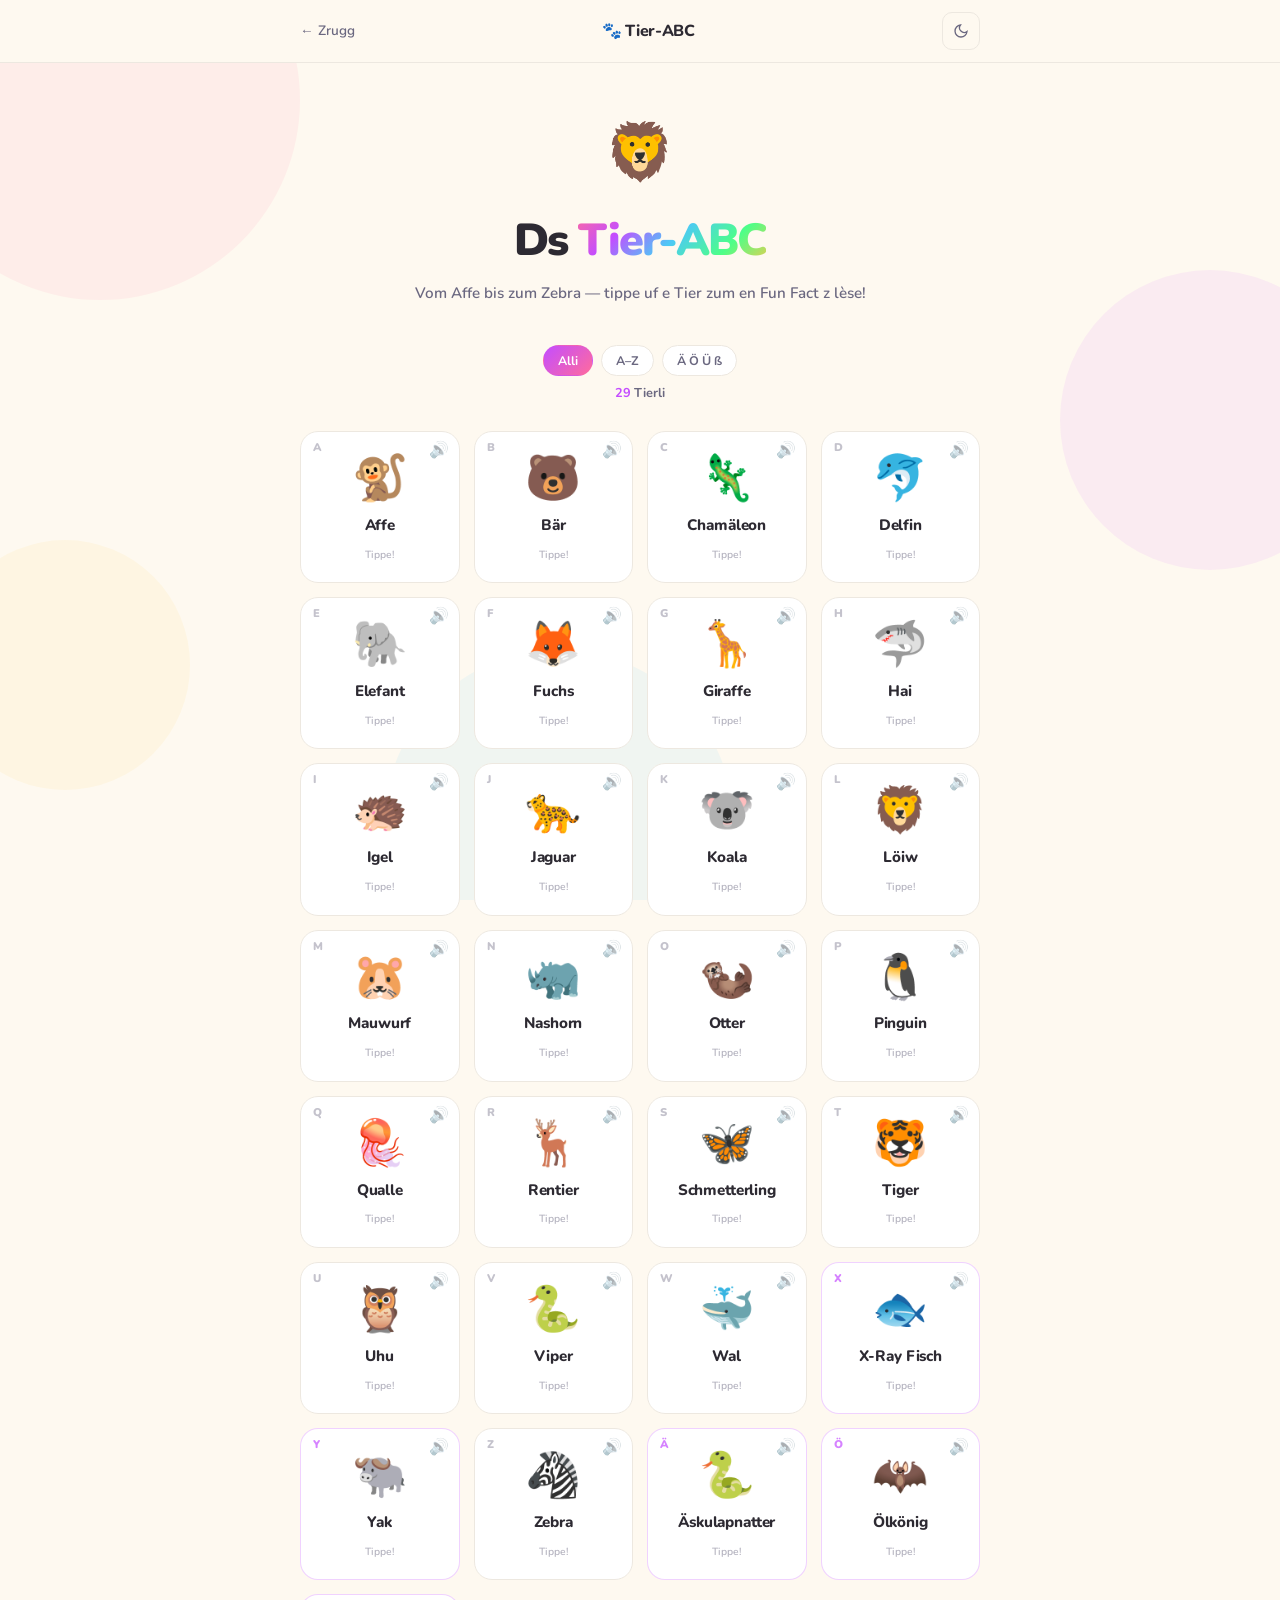
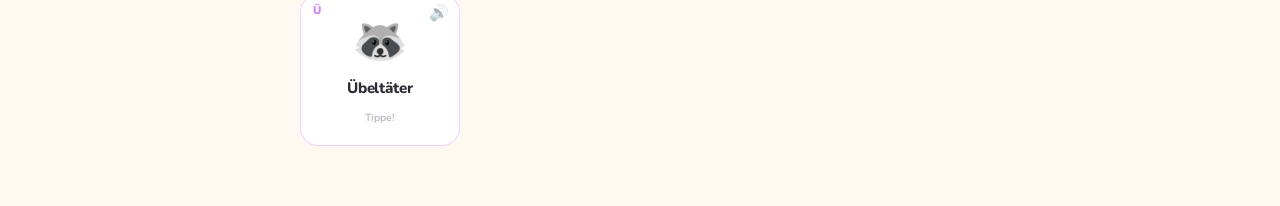
<file: tier-abc.html>
<!DOCTYPE html>
<html lang="de" data-theme="light">
<head>
  <meta charset="UTF-8">
  <meta name="viewport" content="width=device-width, initial-scale=1.0">
  <title>Tier-ABC 🐾 — NucciDesigner</title>
  <style>
    @import url('https://fonts.googleapis.com/css2?family=Nunito:wght@400;600;700;800;900&display=swap');

    *, *::before, *::after { margin: 0; padding: 0; box-sizing: border-box; -webkit-tap-highlight-color: transparent; }

    :root {
      --bg: #fef9f0;
      --card: #ffffff;
      --text: #2d2a32;
      --text-muted: #6b6880;
      --border: #ede8e0;
      --shadow: rgba(0,0,0,0.06);
    }
    [data-theme="dark"] {
      --bg: #1a1a2e;
      --card: #24243e;
      --text: #f0eef5;
      --text-muted: #9a96b0;
      --border: #333050;
      --shadow: rgba(0,0,0,0.2);
    }

    body {
      font-family: 'Nunito', sans-serif;
      background: var(--bg);
      color: var(--text);
      line-height: 1.5;
      transition: background 0.4s, color 0.4s;
      min-height: 100vh;
    }

    .bg-shapes {
      position: fixed; inset: 0; z-index: 0; pointer-events: none; overflow: hidden;
    }
    .bg-shapes .shape {
      position: absolute; border-radius: 50%; opacity: 0.08;
      animation: floatShape 20s ease-in-out infinite;
    }
    .bg-shapes .shape:nth-child(1) { width: 400px; height: 400px; background: #ff6b9d; top: -100px; left: -100px; animation-delay: 0s; }
    .bg-shapes .shape:nth-child(2) { width: 300px; height: 300px; background: #c44dff; top: 30%; right: -80px; animation-delay: -5s; }
    .bg-shapes .shape:nth-child(3) { width: 350px; height: 350px; background: #4dc9f6; bottom: -100px; left: 30%; animation-delay: -10s; }
    .bg-shapes .shape:nth-child(4) { width: 250px; height: 250px; background: #f7c948; top: 60%; left: -60px; animation-delay: -15s; }
    @keyframes floatShape {
      0%, 100% { transform: translateY(0) scale(1); }
      50% { transform: translateY(-40px) scale(1.05); }
    }

    .wrapper { position: relative; z-index: 1; max-width: 720px; margin: 0 auto; padding: 0 20px; }

    /* Nav */
    nav {
      position: sticky; top: 0; z-index: 100;
      background: var(--bg); border-bottom: 1px solid var(--border);
      padding: 12px 0; transition: background 0.4s, border-color 0.4s;
      backdrop-filter: blur(12px); -webkit-backdrop-filter: blur(12px);
    }
    nav .wrapper { display: flex; align-items: center; justify-content: space-between; }
    .back-link {
      color: var(--text-muted); text-decoration: none; font-size: 0.85rem; font-weight: 600;
      display: flex; align-items: center; gap: 6px; transition: color 0.2s;
    }
    .back-link:hover { color: var(--text); }
    .nav-title { font-weight: 800; font-size: 1rem; letter-spacing: -0.02em; }
    .theme-btn {
      background: none; border: 1px solid var(--border); border-radius: 10px;
      width: 38px; height: 38px; display: flex; align-items: center; justify-content: center;
      cursor: pointer; color: var(--text-muted); transition: all 0.2s; padding: 0;
    }
    .theme-btn:hover { border-color: #c44dff; color: #c44dff; }
    .icon-moon { display: none; }
    [data-theme="light"] .icon-sun { display: none; }
    [data-theme="light"] .icon-moon { display: block; }

    /* Hero */
    .hero { text-align: center; padding: 48px 0 24px; }
    .hero-emoji { font-size: 3.5rem; margin-bottom: 12px; animation: bounce 2s ease-in-out infinite; }
    @keyframes bounce { 0%, 100% { transform: translateY(0); } 50% { transform: translateY(-10px); } }
    .hero h1 { font-size: clamp(2rem, 6vw, 2.8rem); font-weight: 900; letter-spacing: -0.04em; margin-bottom: 8px; }
    .hero h1 .rainbow {
      background: linear-gradient(135deg, #ff6b9d, #c44dff, #4dc9f6, #4dff88, #f7c948);
      -webkit-background-clip: text; -webkit-text-fill-color: transparent; background-clip: text;
    }
    .hero p { color: var(--text-muted); font-size: 0.95rem; font-weight: 600; }

    /* Filter */
    .filter-bar {
      display: flex; gap: 8px; justify-content: center; flex-wrap: wrap;
      padding: 16px 0 8px; position: sticky; top: 63px; z-index: 50;
      background: var(--bg); transition: background 0.4s;
    }
    .filter-btn {
      padding: 6px 14px; border-radius: 100px; border: 1px solid var(--border);
      background: var(--card); color: var(--text-muted); font-size: 0.78rem; font-weight: 700;
      font-family: 'Nunito', sans-serif; cursor: pointer; transition: all 0.2s;
    }
    .filter-btn.active { background: linear-gradient(135deg, #c44dff, #ff6b9d); color: white; border-color: transparent; }
    .filter-btn:hover:not(.active) { border-color: #c44dff; color: #c44dff; }

    /* ABC Grid */
    .abc-grid {
      display: grid;
      grid-template-columns: repeat(auto-fill, minmax(140px, 1fr));
      gap: 14px;
      padding: 20px 0 60px;
    }
    .abc-card {
      background: var(--card); border: 1px solid var(--border); border-radius: 18px;
      padding: 20px 16px; text-align: center; cursor: pointer;
      transition: transform 0.3s cubic-bezier(0.34, 1.56, 0.64, 1), box-shadow 0.3s;
      position: relative; overflow: hidden;
    }
    .abc-card:hover { transform: translateY(-6px) scale(1.03); box-shadow: 0 12px 40px var(--shadow); }
    .abc-card:active { transform: scale(0.97); }
    .abc-card .letter {
      position: absolute; top: 8px; left: 12px; font-size: 0.7rem; font-weight: 900;
      color: var(--text-muted); opacity: 0.4;
    }
    .abc-card .emoji { font-size: 2.8rem; margin-bottom: 8px; display: block; line-height: 1.2; }
    .abc-card .animal-name { font-weight: 800; font-size: 0.95rem; margin-bottom: 4px; letter-spacing: -0.01em; }
    .abc-card .fun-fact {
      font-size: 0.72rem; color: var(--text-muted); line-height: 1.5; font-weight: 600;
      max-height: 0; overflow: hidden; transition: max-height 0.4s ease, margin 0.4s, opacity 0.3s;
      opacity: 0; margin-top: 0;
    }
    .abc-card.expanded .fun-fact { max-height: 120px; margin-top: 8px; opacity: 1; }

    .abc-card .tap-hint {
      font-size: 0.65rem; color: var(--text-muted); opacity: 0.5; margin-top: 6px; font-weight: 600;
      transition: opacity 0.2s;
    }
    .abc-card.expanded .tap-hint { opacity: 0; }

    /* Special letters */
    .abc-card.special { border-color: #c44dff40; }
    .abc-card.special .letter { color: #c44dff; opacity: 0.7; }

    /* Audio */
    .sound-btn {
      position: absolute; top: 8px; right: 10px; background: none; border: none;
      font-size: 1rem; cursor: pointer; opacity: 0.4; transition: opacity 0.2s; padding: 0;
    }
    .abc-card:hover .sound-btn { opacity: 0.8; }
    .sound-btn:active { opacity: 1; transform: scale(1.2); }

    /* Counter */
    .counter {
      text-align: center; padding: 0 0 8px; font-size: 0.8rem; color: var(--text-muted); font-weight: 700;
    }
    .counter span { color: #c44dff; }

    @media (max-width: 400px) {
      .abc-grid { grid-template-columns: repeat(2, 1fr); gap: 10px; }
      .abc-card { padding: 16px 12px; }
      .abc-card .emoji { font-size: 2.2rem; }
    }
  </style>
</head>
<body>

  <div class="bg-shapes">
    <div class="shape"></div><div class="shape"></div><div class="shape"></div><div class="shape"></div>
  </div>

  <nav>
    <div class="wrapper">
      <a href="index.html" class="back-link">← Zrugg</a>
      <div class="nav-title">🐾 Tier-ABC</div>
      <button class="theme-btn" onclick="toggleTheme()" aria-label="Theme">
        <svg class="icon-sun" width="16" height="16" viewBox="0 0 24 24" fill="none" stroke="currentColor" stroke-width="2"><circle cx="12" cy="12" r="5"/><line x1="12" y1="1" x2="12" y2="3"/><line x1="12" y1="21" x2="12" y2="23"/><line x1="4.22" y1="4.22" x2="5.64" y2="5.64"/><line x1="18.36" y1="18.36" x2="19.78" y2="19.78"/><line x1="1" y1="12" x2="3" y2="12"/><line x1="21" y1="12" x2="23" y2="12"/><line x1="4.22" y1="19.78" x2="5.64" y2="18.36"/><line x1="18.36" y1="5.64" x2="19.78" y2="4.22"/></svg>
        <svg class="icon-moon" width="16" height="16" viewBox="0 0 24 24" fill="none" stroke="currentColor" stroke-width="2"><path d="M21 12.79A9 9 0 1 1 11.21 3 7 7 0 0 0 21 12.79z"/></svg>
      </button>
    </div>
  </nav>

  <main>
    <section class="hero">
      <div class="wrapper">
        <div class="hero-emoji">🦁</div>
        <h1>Ds <span class="rainbow">Tier-ABC</span></h1>
        <p>Vom Affe bis zum Zebra — tippe uf e Tier zum en Fun Fact z lèse!</p>
      </div>
    </section>

    <div class="wrapper">
      <div class="filter-bar">
        <button class="filter-btn active" data-filter="all">Alli</button>
        <button class="filter-btn" data-filter="normal">A–Z</button>
        <button class="filter-btn" data-filter="special">Ä Ö Ü ß</button>
      </div>
      <div class="counter"><span id="countShown">29</span> Tierli</div>
      <div class="abc-grid" id="abcGrid"></div>
    </div>
  </main>

  <script>
    // Theme
    function setTheme(t) { document.documentElement.setAttribute('data-theme', t); localStorage.setItem('theme', t); }
    const st = localStorage.getItem('theme');
    if (st) setTheme(st);
    else if (window.matchMedia('(prefers-color-scheme: dark)').matches) setTheme('dark');
    function toggleTheme() { setTheme(document.documentElement.getAttribute('data-theme') === 'dark' ? 'light' : 'dark'); }

    // Audio
    const audioCtx = new (window.AudioContext || window.webkitAudioContext)();
    function playNote(freq, dur = 0.3) {
      if (audioCtx.state === 'suspended') audioCtx.resume();
      const o = audioCtx.createOscillator(), g = audioCtx.createGain();
      o.type = 'triangle'; o.frequency.value = freq;
      g.gain.setValueAtTime(0.15, audioCtx.currentTime);
      g.gain.exponentialRampToValueAtTime(0.001, audioCtx.currentTime + dur);
      o.connect(g); g.connect(audioCtx.destination);
      o.start(); o.stop(audioCtx.currentTime + dur);
    }
    function playAnimalSound(letter) {
      const sounds = {
        'A': [440, 0.2], 'B': [330, 0.25], 'C': [523, 0.2], 'D': [392, 0.2],
        'E': [349, 0.25], 'F': [466, 0.2], 'G': [294, 0.3], 'H': [523, 0.15],
        'I': [440, 0.2], 'J': [370, 0.2], 'K': [494, 0.2], 'L': [330, 0.25],
        'M': [262, 0.3], 'N': [392, 0.2], 'O': [440, 0.2], 'P': [523, 0.15],
        'Q': [349, 0.25], 'R': [294, 0.2], 'S': [587, 0.15], 'T': [330, 0.2],
        'U': [262, 0.25], 'V': [466, 0.2], 'W': [392, 0.2], 'X': [523, 0.1],
        'Y': [440, 0.2], 'Z': [262, 0.3], 'Ä': [466, 0.2], 'Ö': [349, 0.25],
        'Ü': [523, 0.2], 'ß': [330, 0.25]
      };
      const s = sounds[letter];
      if (s) playNote(s[0], s[1]);
    }

    // Animals data
    const animals = [
      { letter: 'A', name: 'Affe', emoji: '🐒', fact: 'Affe chömed wie Mänsche läche! Si chömed au Werkzüg bruuche.', special: false },
      { letter: 'B', name: 'Bär', emoji: '🐻', fact: 'Bäre schlööfed im Winter bis zu 7 Monet lang!', special: false },
      { letter: 'C', name: 'Chamäleon', emoji: '🦎', fact: 'Es Chamäleon cha d Farbe wächsle i nur 20 Sekunde!', special: false },
      { letter: 'D', name: 'Delfin', emoji: '🐬', fact: 'Delfine schlööfed mit eme Aug uuf! Si chömed 300 Meter tüüf tauche.', special: false },
      { letter: 'E', name: 'Elefant', emoji: '🐘', fact: 'En Elefant cha sich 70 Joor lang erinnere! Das isch wie en Supercomputer.', special: false },
      { letter: 'F', name: 'Fuchs', emoji: '🦊', fact: 'En Fuchs cha einzeli Laüt ghöre — sogar en Mauwurf under dr Erde!', special: false },
      { letter: 'G', name: 'Giraffe', emoji: '🦒', fact: 'E Giraffe het es blau-schwarze Züngli wo 50 cm lang isch!', special: false },
      { letter: 'H', name: 'Hai', emoji: '🦈', fact: 'Hai exischtiert scho sit 400 Millione Joor — älter as d Dinosaurier!', special: false },
      { letter: 'I', name: 'Igel', emoji: '🦔', fact: 'En Igel het öppe 5000 Stachel! Wenn er Angst het, rollt er sich zämme.', special: false },
      { letter: 'J', name: 'Jaguar', emoji: '🐆', fact: 'De Jaguar isch einzig Grosschatz wo gelegentlich in Wasser jagt!', special: false },
      { letter: 'K', name: 'Koala', emoji: '🐨', fact: 'Koalas schlööfed 22 Stund am Tag! Si essed nume Eukalyptus.', special: false },
      { letter: 'L', name: 'Löiw', emoji: '🦁', fact: 'E Löiwefau brüllet bis zu 8 km wyt! Au d Männli brülled.', special: false },
      { letter: 'M', name: 'Mauwurf', emoji: '🐹', fact: 'En Mauwurf grabt bis zu 90 Meter Tunäll pro Tag!', special: false },
      { letter: 'N', name: 'Nashorn', emoji: '🦏', fact: 'Es Nashorn wiegt bis zu 3.5 Tonne — das sind 50 Mänsche!', special: false },
      { letter: 'O', name: 'Otter', emoji: '🦦', fact: 'Otter schlööfed ufm Rugge im Wasser und halte sich anenander fescht!', special: false },
      { letter: 'P', name: 'Pinguin', emoji: '🐧', fact: 'Pinguine chömed wie chlii Mänsche laufe! Si ghöred zu de Vögel.', special: false },
      { letter: 'Q', name: 'Qualle', emoji: '🪼', fact: 'Qualle gits scho sit 500 Millione Joor — si händ kei Hirni, kei Herz, kei Bluut!', special: false },
      { letter: 'R', name: 'Rentier', emoji: '🦌', fact: 'Rentier chömed mit eme Hufe i dr Schnäi laufe, ohni iizz versecke!', special: false },
      { letter: 'S', name: 'Schmetterling', emoji: '🦋', fact: 'E Schmetterling schmeckt mit de Füessler! Si chömed sogar root gsund für s Männli schmecke.', special: false },
      { letter: 'T', name: 'Tiger', emoji: '🐯', fact: 'Jede Tiger hät anderi Streife — wie e Mänschefingerabdruck!', special: false },
      { letter: 'U', name: 'Uhu', emoji: '🦉', fact: 'De Uhu cha syn Chopf um 270 Grad drillle! Er isch dr grösst Uul vo Europa.', special: false },
      { letter: 'V', name: 'Viper', emoji: '🐍', fact: 'D Viper cha mit ire Zunge d Luft «schmecke» und Beute findä!', special: false },
      { letter: 'W', name: 'Wal', emoji: '🐳', fact: 'Es Blauwalherz isch so gross wie en Kleinwagen! Es schlägt 8 Mal pro Minute.', special: false },
      { letter: 'X', name: 'X-Ray Fisch', emoji: '🐟', fact: 'De X-Ray Tetra isch durchsichtig! Me cha syni Chnoche gseh.', special: true },
      { letter: 'Y', name: 'Yak', emoji: '🐃', fact: 'S Yak läbt i de Bärge vo Tibet bi -40°C! Syn länge Hoor schützt en.', special: true },
      { letter: 'Z', name: 'Zebra', emoji: '🦓', fact: 'Jedes Zebra hät anderi Streife! Au zwüsche Zebra ghöre sich unterscheide.', special: false },
      { letter: 'Ä', name: 'Äskulapnatter', emoji: '🐍', fact: 'D Äskulapnatter isch s Symbol vo de Ärz! Si isch ungiftig und sehr flink.', special: true },
      { letter: 'Ö', name: 'Ölkönig', emoji: '🦇', fact: 'De Ölkönig isch en Nachtvogel us Südamerika. Syn Chüele chönne im Dunkle navigiere!', special: true },
      { letter: 'Ü', name: 'Übeltäter', emoji: '🦝', fact: 'Dr Waschbär heisst uff Änglisch «raccoon» und uff Düütsch «Waschbär». Für Ü gits kei echts Tier — aber er escht e luusige Übeltäter!', special: true },
    ];

    // Build cards
    const grid = document.getElementById('abcGrid');
    animals.forEach(a => {
      const card = document.createElement('div');
      card.className = 'abc-card' + (a.special ? ' special' : '');
      card.dataset.letter = a.letter;
      card.dataset.special = a.special ? 'special' : 'normal';
      card.innerHTML = `
        <span class="letter">${a.letter}</span>
        <button class="sound-btn" title="Ton abspiele">🔊</button>
        <span class="emoji">${a.emoji}</span>
        <div class="animal-name">${a.name}</div>
        <div class="fun-fact">${a.fact}</div>
        <div class="tap-hint">Tippe!</div>
      `;
      // Toggle fact
      card.addEventListener('click', e => {
        if (e.target.closest('.sound-btn')) return;
        card.classList.toggle('expanded');
      });
      // Sound
      card.querySelector('.sound-btn').addEventListener('click', e => {
        e.stopPropagation();
        playAnimalSound(a.letter);
      });
      grid.appendChild(card);
    });

    // Filter
    const filterBtns = document.querySelectorAll('.filter-btn');
    const counter = document.getElementById('countShown');
    filterBtns.forEach(btn => {
      btn.addEventListener('click', () => {
        filterBtns.forEach(b => b.classList.remove('active'));
        btn.classList.add('active');
        const filter = btn.dataset.filter;
        let count = 0;
        document.querySelectorAll('.abc-card').forEach(card => {
          if (filter === 'all') { card.style.display = ''; count++; }
          else if (filter === card.dataset.special) { card.style.display = ''; count++; }
          else { card.style.display = 'none'; card.classList.remove('expanded'); }
        });
        counter.textContent = count;
      });
    });
  </script>
</body>
</html>
</file>
<file: ai-coaching/assets/style.css>
/* === Reset === */
*, *::before, *::after { margin: 0; padding: 0; box-sizing: border-box; }

:root {
  --bg: #fafafa;
  --bg-dark: #111;
  --text: #1a1a1a;
  --text-dim: #666;
  --accent: #ff5e3a;
  --accent-dark: #ff3a0e;
  --font-heading: 'Space Grotesk', system-ui, sans-serif;
  --font-body: 'Inter', system-ui, sans-serif;
  --container: 1200px;
}

html { scroll-behavior: smooth; font-size: 16px; }
body { font-family: var(--font-body); background: var(--bg); color: var(--text); line-height: 1.65; -webkit-font-smoothing: antialiased; }

.container { max-width: var(--container); margin: 0 auto; padding: 0 32px; }

/* === Nav === */
nav {
  position: fixed; top: 0; left: 0; right: 0; z-index: 100;
  background: rgba(250,250,250,.85); backdrop-filter: blur(16px);
  transition: background .3s, box-shadow .3s;
}
nav.scrolled { background: rgba(250,250,250,.95); box-shadow: 0 1px 0 rgba(0,0,0,.08); }
.nav-inner { max-width: var(--container); margin: 0 auto; padding: 0 32px; height: 72px; display: flex; align-items: center; justify-content: space-between; }
.logo { font-family: var(--font-heading); font-size: 1.35rem; font-weight: 700; text-decoration: none; color: var(--text); letter-spacing: -0.02em; }
.accent { color: var(--accent); }
.nav-links { display: flex; gap: 36px; align-items: center; }
.nav-links a { color: var(--text-dim); text-decoration: none; font-size: .9rem; font-weight: 500; transition: color .2s; }
.nav-links a:hover { color: var(--text); }
.nav-cta { color: var(--accent) !important; font-weight: 600 !important; }

.lang-toggle {
  background: none; border: 1.5px solid #ddd; color: var(--text-dim);
  padding: 5px 12px; border-radius: 6px; cursor: pointer; font-size: .78rem;
  font-weight: 600; letter-spacing: .04em; transition: all .2s; margin-left: 8px;
}
.lang-toggle:hover { border-color: var(--accent); color: var(--accent); }

.hamburger { display: none; background: none; border: none; cursor: pointer; padding: 8px; flex-direction: column; gap: 5px; }
.hamburger span { display: block; width: 22px; height: 2px; background: var(--text); border-radius: 2px; transition: all .3s; }

/* === Hero === */
.hero {
  min-height: 100vh; display: flex; align-items: center; padding: 120px 32px 60px;
  position: relative; overflow: hidden;
}
.hero-grid {
  max-width: var(--container); margin: 0 auto; width: 100%;
  display: grid; grid-template-columns: 1.2fr 1fr; gap: 80px; align-items: center;
}
.badge {
  display: inline-block; font-size: .78rem; font-weight: 600; letter-spacing: .06em;
  text-transform: uppercase; color: var(--text-dim); margin-bottom: 28px;
  border: 1.5px solid #e0e0e0; padding: 6px 14px; border-radius: 4px;
}
.hero h1 {
  font-family: var(--font-heading); font-size: clamp(2.8rem, 6.5vw, 5.2rem);
  font-weight: 700; line-height: 1.05; letter-spacing: -0.04em;
}
.hero-stroke {
  -webkit-text-stroke: 1.5px var(--text);
  color: transparent;
}
.hero-desc {
  font-size: 1.1rem; color: var(--text-dim); line-height: 1.75; margin-bottom: 36px;
}
.cta-btn {
  display: inline-block; padding: 16px 36px; background: var(--accent); color: #fff;
  border-radius: 8px; text-decoration: none; font-weight: 600; font-size: .95rem;
  transition: all .25s; letter-spacing: -0.01em;
}
.cta-btn:hover { background: var(--accent-dark); transform: translateY(-2px); box-shadow: 0 12px 40px rgba(255,94,58,.25); }
.cta-btn-light { background: #fff; color: var(--bg-dark); box-shadow: 0 4px 20px rgba(0,0,0,.1); }
.cta-btn-light:hover { background: #f0f0f0; box-shadow: 0 8px 30px rgba(0,0,0,.15); }

.scroll-hint { position: absolute; bottom: 32px; left: 50%; transform: translateX(-50%); }
.scroll-line { width: 1px; height: 48px; background: #ccc; position: relative; overflow: hidden; }
.scroll-line::after { content: ''; position: absolute; top: -100%; left: 0; width: 1px; height: 50%; background: var(--accent); animation: scrollDown 2s ease infinite; }
@keyframes scrollDown { 0% { top: -50%; } 100% { top: 150%; } }

/* === Section Shared === */
section { padding: 120px 0; }
.section-header { margin-bottom: 64px; }
.section-num { font-family: var(--font-heading); font-size: .85rem; color: var(--accent); font-weight: 600; letter-spacing: .04em; display: block; margin-bottom: 12px; }
.section-header h2 { font-family: var(--font-heading); font-size: clamp(2rem, 4vw, 3rem); font-weight: 700; letter-spacing: -0.03em; }

/* === Services === */
.service-list { display: flex; flex-direction: column; gap: 0; }
.service-item {
  display: grid; grid-template-columns: 80px 1fr auto; gap: 32px; align-items: start;
  padding: 40px 0; border-bottom: 1px solid #e8e8e8; transition: all .3s; cursor: default;
}
.service-item:first-child { border-top: 1px solid #e8e8e8; }
.service-item:hover { padding-left: 16px; }
.service-index { font-family: var(--font-heading); font-size: .85rem; color: #ccc; font-weight: 600; padding-top: 4px; }
.service-content h3 { font-family: var(--font-heading); font-size: 1.3rem; font-weight: 600; margin-bottom: 8px; letter-spacing: -0.02em; }
.service-content p { color: var(--text-dim); font-size: .95rem; max-width: 480px; line-height: 1.7; }
.service-tags { display: flex; flex-direction: column; gap: 6px; align-items: flex-end; padding-top: 4px; }
.service-tags span {
  font-size: .75rem; font-weight: 500; background: #f0f0f0; padding: 4px 12px;
  border-radius: 99px; color: var(--text-dim); letter-spacing: .02em;
}

/* === Process / Timeline === */
.process { background: var(--bg-dark); color: #fff; }
.process .section-num { color: var(--accent); }
.process .section-header h2 { color: #fff; }
.timeline { max-width: 700px; }
.timeline-item { display: flex; gap: 32px; padding: 40px 0; border-bottom: 1px solid rgba(255,255,255,.08); }
.timeline-item:last-child { border-bottom: none; }
.timeline-marker {
  width: 12px; height: 12px; border-radius: 50%; background: var(--accent);
  margin-top: 6px; flex-shrink: 0; position: relative;
}
.timeline-marker::before {
  content: ''; position: absolute; top: 12px; left: 5px; width: 2px;
  height: calc(100% + 28px); background: rgba(255,255,255,.08);
}
.timeline-item:last-child .timeline-marker::before { display: none; }
.timeline-label { font-size: .78rem; color: var(--accent); font-weight: 600; text-transform: uppercase; letter-spacing: .08em; display: block; margin-bottom: 8px; }
.timeline-text h3 { font-family: var(--font-heading); font-size: 1.3rem; font-weight: 600; margin-bottom: 8px; }
.timeline-text p { color: rgba(255,255,255,.55); font-size: .95rem; line-height: 1.7; }

/* === About === */
.about-grid { display: grid; grid-template-columns: 1fr 1fr; gap: 80px; align-items: start; }
blockquote {
  font-family: var(--font-heading); font-size: 1.5rem; font-weight: 500;
  line-height: 1.5; letter-spacing: -0.02em; color: var(--text);
  border-left: 3px solid var(--accent); padding-left: 24px; margin-bottom: 16px;
}
.about-name { color: var(--accent); font-weight: 600; font-size: .9rem; }
.about-list { list-style: none; display: flex; flex-direction: column; gap: 28px; padding-top: 8px; }
.about-list li strong { display: block; font-family: var(--font-heading); font-size: 1.05rem; margin-bottom: 2px; }
.about-list li span { color: var(--text-dim); font-size: .92rem; }

/* === Contact CTA === */
.contact { background: var(--bg-dark); color: #fff; text-align: center; padding: 140px 0; }
.contact h2 {
  font-family: var(--font-heading); font-size: clamp(2rem, 5vw, 3.2rem);
  font-weight: 700; letter-spacing: -0.03em; line-height: 1.15; margin-bottom: 16px;
}
.contact p { color: rgba(255,255,255,.5); font-size: 1.05rem; margin-bottom: 40px; }

/* === Footer === */
footer { padding: 28px 0; border-top: 1px solid #eee; }
.footer-inner { display: flex; justify-content: space-between; color: var(--text-dim); font-size: .8rem; }

/* === Reveal Animation === */
.reveal { opacity: 0; transform: translateY(24px); transition: opacity .7s ease, transform .7s ease; }
.reveal.visible { opacity: 1; transform: translateY(0); }

/* === Responsive === */
@media (max-width: 900px) {
  .hero-grid { grid-template-columns: 1fr; gap: 40px; }
  .hero { padding-top: 100px; }
  .about-grid { grid-template-columns: 1fr; gap: 48px; }
  .service-item { grid-template-columns: 1fr; gap: 12px; }
  .service-index { display: none; }
  .service-tags { flex-direction: row; }
}
@media (max-width: 640px) {
  .nav-links { display: none; }
  .hamburger { display: flex; }
  section { padding: 80px 0; }
  .service-item { padding: 28px 0; }
  blockquote { font-size: 1.2rem; }
}
</file>
